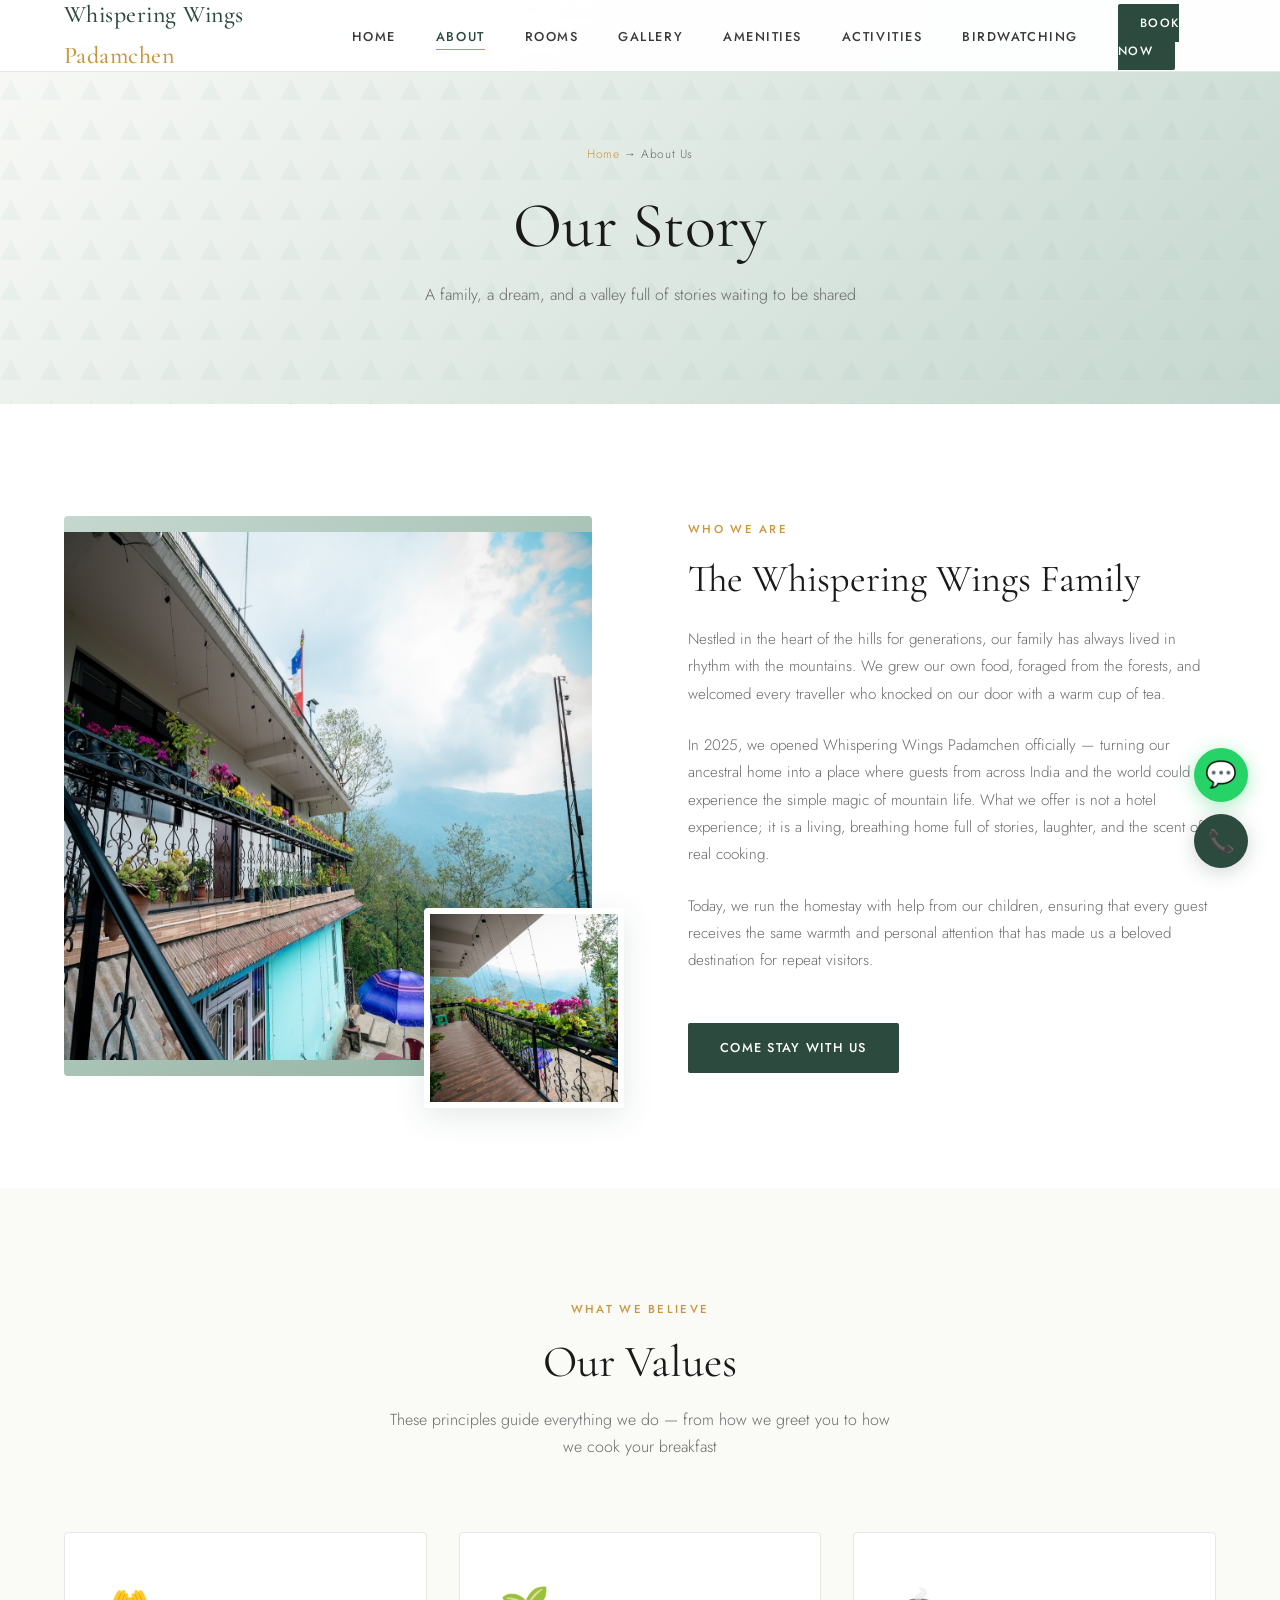
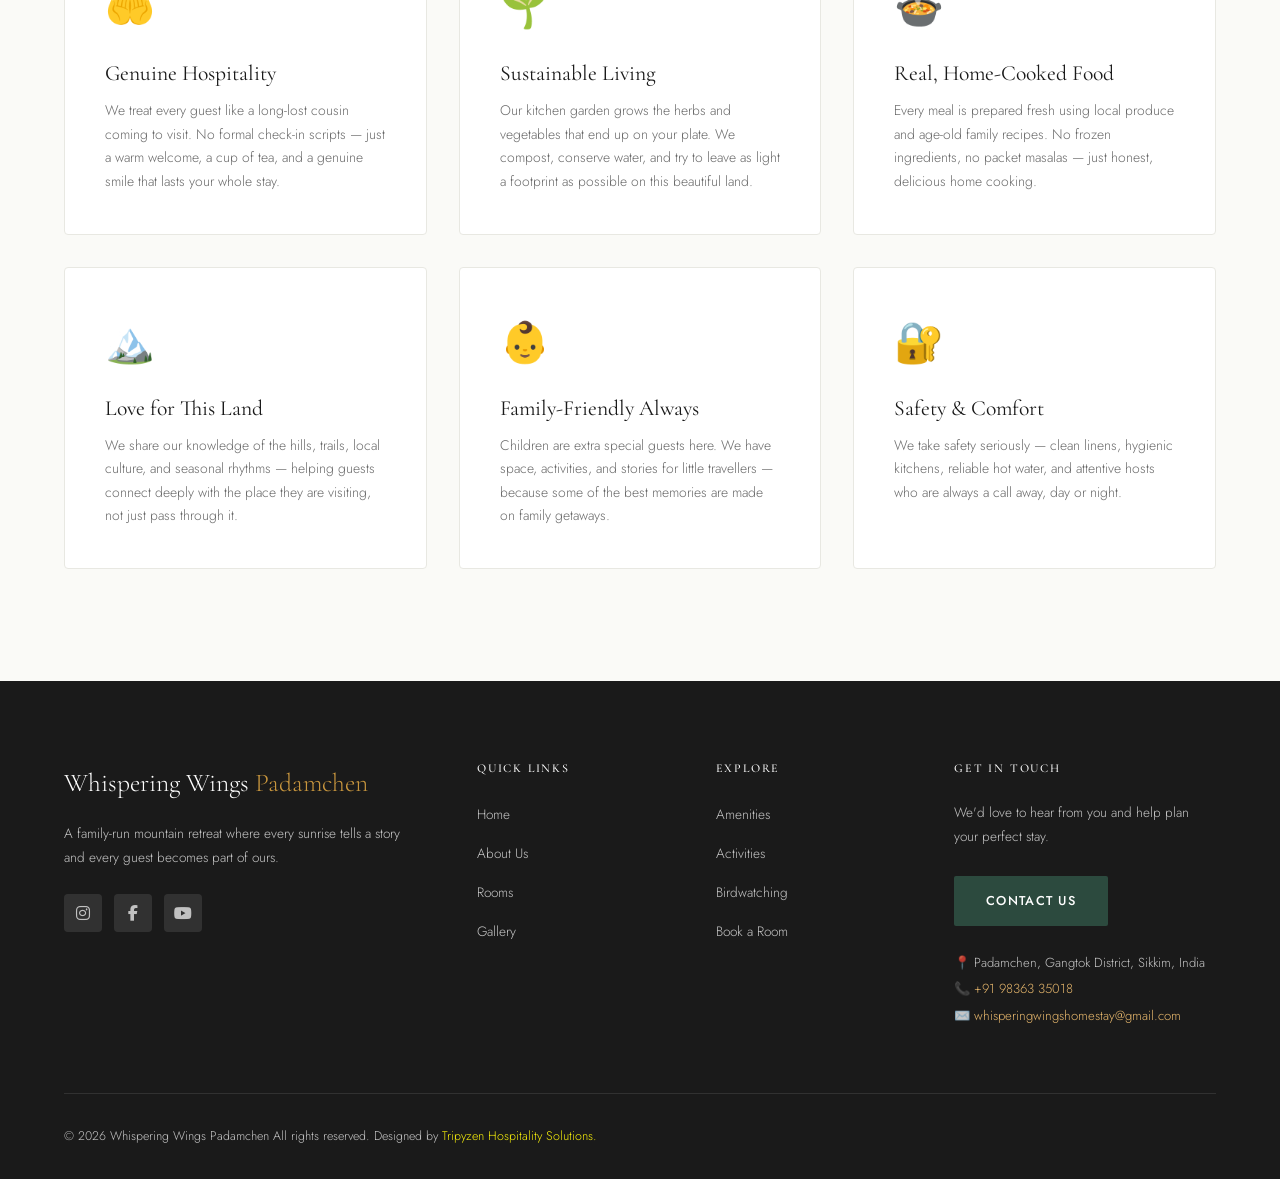
<file: about.html>
<!DOCTYPE html>
<html lang="en">
<head>
  <meta charset="UTF-8" />
  <meta name="viewport" content="width=device-width, initial-scale=1.0" />
  <title>About Us — Whispering Wings Padamchen</title>
  <meta name="description" content="Meet the family behind Whispering Wings Padamchen Learn our story, our values, and why guests keep coming back year after year." />
  <link rel="stylesheet" href="css/style.css" />
  <link rel="stylesheet" href="https://cdnjs.cloudflare.com/ajax/libs/font-awesome/6.5.2/css/all.min.css">
  <link rel="icon" href="data:image/svg+xml,<svg xmlns='http://www.w3.org/2000/svg' viewBox='0 0 100 100'><text y='.9em' font-size='90'>🌿</text></svg>" />
  <style>
    /* ==================================================
       ABOUT PAGE MOBILE FIXES
       Solves:
       1) Green empty space above/below image
       2) Accent image overflowing right side
    ================================================== */

    /* Tablet + Mobile */
    @media (max-width: 900px){

      .about-grid{
        grid-template-columns:1fr;
        gap:3rem;
        overflow:hidden;            /* prevents horizontal page scroll */
      }

      .about-visual{
        position:relative;
        width:100%;
        overflow:hidden;
      }

      /* Main image wrapper */
      .about-img-ph{
        height:auto !important;     /* removes forced 560px height */
        min-height:unset !important;
        padding:0;
        background:none;           /* remove green block */
        display:block;
        border-radius:4px;
        overflow:hidden;
      }

      /* Main image itself */
      .about-img-ph img{
        display:block;
        width:100%;
        height:420px;
        object-fit:cover;
        object-position:center;
      }

      /* Accent image box */
      .about-accent{
        right:1rem;
        bottom:1rem;
        width:140px;
        height:140px;
        border-width:4px;
        overflow:hidden;
      }

      .about-accent-ph,
      .about-accent-ph img{
        width:100%;
        height:100%;
      }

      .about-accent-ph img{
        object-fit:cover;
        display:block;
      }
    }


    /* Mobile */
    @media (max-width: 700px){

      .about-img-ph img{
        height:340px;
      }

      .about-accent{
        width:110px;
        height:110px;
        right:0.75rem;
        bottom:0.75rem;
      }

    }


    /* Small phones */
    @media (max-width: 420px){

      .about-img-ph img{
        height:280px;
      }

      .about-accent{
        width:92px;
        height:92px;
        right:0.5rem;
        bottom:0.5rem;
      }

    }

  </style>
</head>
<body>

<nav class="nav" id="main-nav">
  <a href="index.html" class="nav-logo">Whispering Wings <span>Padamchen</span></a>
  <ul class="nav-links">
    <li><a href="index.html">Home</a></li>
    <li><a href="about.html">About</a></li>
    <li><a href="rooms.html">Rooms</a></li>
    <li><a href="gallery.html">Gallery</a></li>
    <li><a href="amenities.html">Amenities</a></li>
    <!-- <li><a href="reviews.html">Reviews</a></li> -->
    <li><a href="activities.html">Activities</a></li>
    <li><a href="birdwatching.html">Birdwatching</a></li>
    <li><a href="contact.html" class="nav-cta">Book Now</a></li>
  </ul>
  <div class="hamburger" id="hamburger"><span></span><span></span><span></span></div>
</nav>
<div class="mobile-menu" id="mobile-menu">
  <a href="index.html">Home</a><a href="about.html">About</a><a href="rooms.html">Rooms</a>
  <a href="gallery.html">Gallery</a><a href="amenities.html">Amenities</a>
  <!-- <a href="reviews.html">Reviews</a> -->
  <a href="activities.html">Activities</a>
  <a href="birdwatching.html">Birdwatching</a>
  <a href="contact.html" class="mobile-cta">Book Now</a>
</div>

<!-- PAGE HERO -->
<section class="page-hero-section">
  <div class="breadcrumb"><a href="index.html">Home</a> → About Us</div>
  <h1>Our Story</h1>
  <p>A family, a dream, and a valley full of stories waiting to be shared</p>
</section>

<!-- MAIN STORY -->
<section class="section">
  <div class="about-grid container">
    <div class="about-visual reveal">
      <div class="about-img-ph" style="height:560px;">
        <img src="images/DSC_1702_small.jpg.jpeg" />
        <!-- <span class="ph-icon" style="font-size:5rem;">👨‍👩‍👧‍👦</span>
        <p>YOUR FAMILY PHOTO</p>
        <p style="font-size:0.72rem;opacity:0.4;">A warm, candid family portrait works best</p> -->
      </div>
      <div class="about-accent">
        <div class="about-accent-ph">
          <!-- <span class="ph-icon">🌿</span>
          <p>GARDEN SHOT</p> -->
          <img src="images/DSC_1705_small.jpg.jpeg" />
        </div>
      </div>
    </div>
    <div class="about-content reveal">
      <span class="section-eyebrow">Who We Are</span>
      <h2>The Whispering Wings Family</h2>
      <p>Nestled in the heart of the hills for generations, our family has always lived in rhythm with the mountains. We grew our own food, foraged from the forests, and welcomed every traveller who knocked on our door with a warm cup of tea.</p>
      <p>In 2025, we opened Whispering Wings Padamchen officially — turning our ancestral home into a place where guests from across India and the world could experience the simple magic of mountain life. What we offer is not a hotel experience; it is a living, breathing home full of stories, laughter, and the scent of real cooking.</p>
      <p>Today, we run the homestay with help from our children, ensuring that every guest receives the same warmth and personal attention that has made us a beloved destination for repeat visitors.</p>
      <a href="contact.html" class="btn-primary" style="margin-top:1.5rem;">Come Stay With Us</a>
    </div>
  </div>
</section>

<!-- VALUES -->
<section class="section section-alt">
  <div class="container">
    <div class="section-header reveal">
      <span class="section-eyebrow">What We Believe</span>
      <h2 class="section-title">Our Values</h2>
      <p class="section-subtitle">These principles guide everything we do — from how we greet you to how we cook your breakfast</p>
    </div>
    <div class="amenities-grid">
      <div class="amenity-card reveal">
        <div class="amenity-icon">🤲</div>
        <h3>Genuine Hospitality</h3>
        <p>We treat every guest like a long-lost cousin coming to visit. No formal check-in scripts — just a warm welcome, a cup of tea, and a genuine smile that lasts your whole stay.</p>
      </div>
      <div class="amenity-card reveal">
        <div class="amenity-icon">🌱</div>
        <h3>Sustainable Living</h3>
        <p>Our kitchen garden grows the herbs and vegetables that end up on your plate. We compost, conserve water, and try to leave as light a footprint as possible on this beautiful land.</p>
      </div>
      <div class="amenity-card reveal">
        <div class="amenity-icon">🍲</div>
        <h3>Real, Home-Cooked Food</h3>
        <p>Every meal is prepared fresh using local produce and age-old family recipes. No frozen ingredients, no packet masalas — just honest, delicious home cooking.</p>
      </div>
      <div class="amenity-card reveal">
        <div class="amenity-icon">🏔️</div>
        <h3>Love for This Land</h3>
        <p>We share our knowledge of the hills, trails, local culture, and seasonal rhythms — helping guests connect deeply with the place they are visiting, not just pass through it.</p>
      </div>
      <div class="amenity-card reveal">
        <div class="amenity-icon">👶</div>
        <h3>Family-Friendly Always</h3>
        <p>Children are extra special guests here. We have space, activities, and stories for little travellers — because some of the best memories are made on family getaways.</p>
      </div>
      <div class="amenity-card reveal">
        <div class="amenity-icon">🔐</div>
        <h3>Safety & Comfort</h3>
        <p>We take safety seriously — clean linens, hygienic kitchens, reliable hot water, and attentive hosts who are always a call away, day or night.</p>
      </div>
    </div>
  </div>
</section>

<!-- FOOTER -->
<footer>
  <div class="footer-grid">
    <div class="footer-brand">
      <div class="logo">Whispering Wings <span>Padamchen</span></div>
      <p>A family-run mountain retreat where every sunrise tells a story and every guest becomes part of ours.</p>
      <div class="social-links">
        <a href="https://instagram.com/whisperingwingspadamchen"
           target="_blank"
           rel="noopener noreferrer"
           class="social-link"
           aria-label="Instagram">
          <i class="fa-brands fa-instagram"></i>
        </a>
      
        <a href="https://www.facebook.com/profile.php?id=61590148835996"
           target="_blank"
           rel="noopener noreferrer"
           class="social-link"
           aria-label="Facebook">
          <i class="fa-brands fa-facebook-f"></i>
        </a>
      
        <a href="https://youtube.com/@whisperingwingspadamchen"
           target="_blank"
           rel="noopener noreferrer"
           class="social-link"
           aria-label="YouTube">
          <i class="fa-brands fa-youtube"></i>
        </a>
      </div>
    </div>
    <div class="footer-col"><h4>Quick Links</h4><ul>
      <li><a href="index.html">Home</a></li>
      <li><a href="about.html">About Us</a></li>
      <li><a href="rooms.html">Rooms</a></li>
      <li><a href="gallery.html">Gallery</a></li>
    </ul></div>
    <div class="footer-col"><h4>Explore</h4><ul>
      <!-- <li><a href="reviews.html">Reviews</a></li> -->
      <li><a href="amenities.html">Amenities</a></li>
      <li><a href="activities.html">Activities</a></li>
      <li><a href="birdwatching.html">Birdwatching</a></li>
      <li><a href="contact.html">Book a Room</a></li>
    </ul></div>
    <div class="footer-col footer-newsletter"><h4>Get in Touch</h4>
      <p>We'd love to hear from you and help plan your perfect stay.</p>
      <a href="contact.html" class="btn-primary" style="display:inline-block; margin-top:0.5rem;">Contact Us</a>
      <div style="margin-top:1.5rem; font-size:0.82rem; line-height:2;">
        <div>📍 Padamchen, Gangtok District, Sikkim, India</div>
        <div>📞 <a href="tel:+919836335018" style="color:var(--gold-light);">+91 98363 35018</a></div>
        <div>✉️ <a href="mailto:whisperingwingshomestay@gmail.com" style="color:var(--gold-light);">whisperingwingshomestay@gmail.com</a></div>
      </div>
    </div>
  </div>
  <div class="footer-bottom">
    <p>© 2026 Whispering Wings Padamchen All rights reserved. Designed by <a href="mailto:tripyzen@gmail.com" style="color:#faf20a;">Tripyzen Hospitality Solutions.</a></p>
    <!-- <div class="footer-bottom-links"><a href="#">Privacy Policy</a><a href="#">Terms of Stay</a></div> -->
  </div>
</footer>

<div class="float-actions">
  <a href="https://wa.me/919836335018" class="float-wa" target="_blank">💬</a>
  <a href="tel:+919836335018" class="float-call">📞</a>
</div>

<script src="js/main.js"></script>
</body>
</html>
</file>
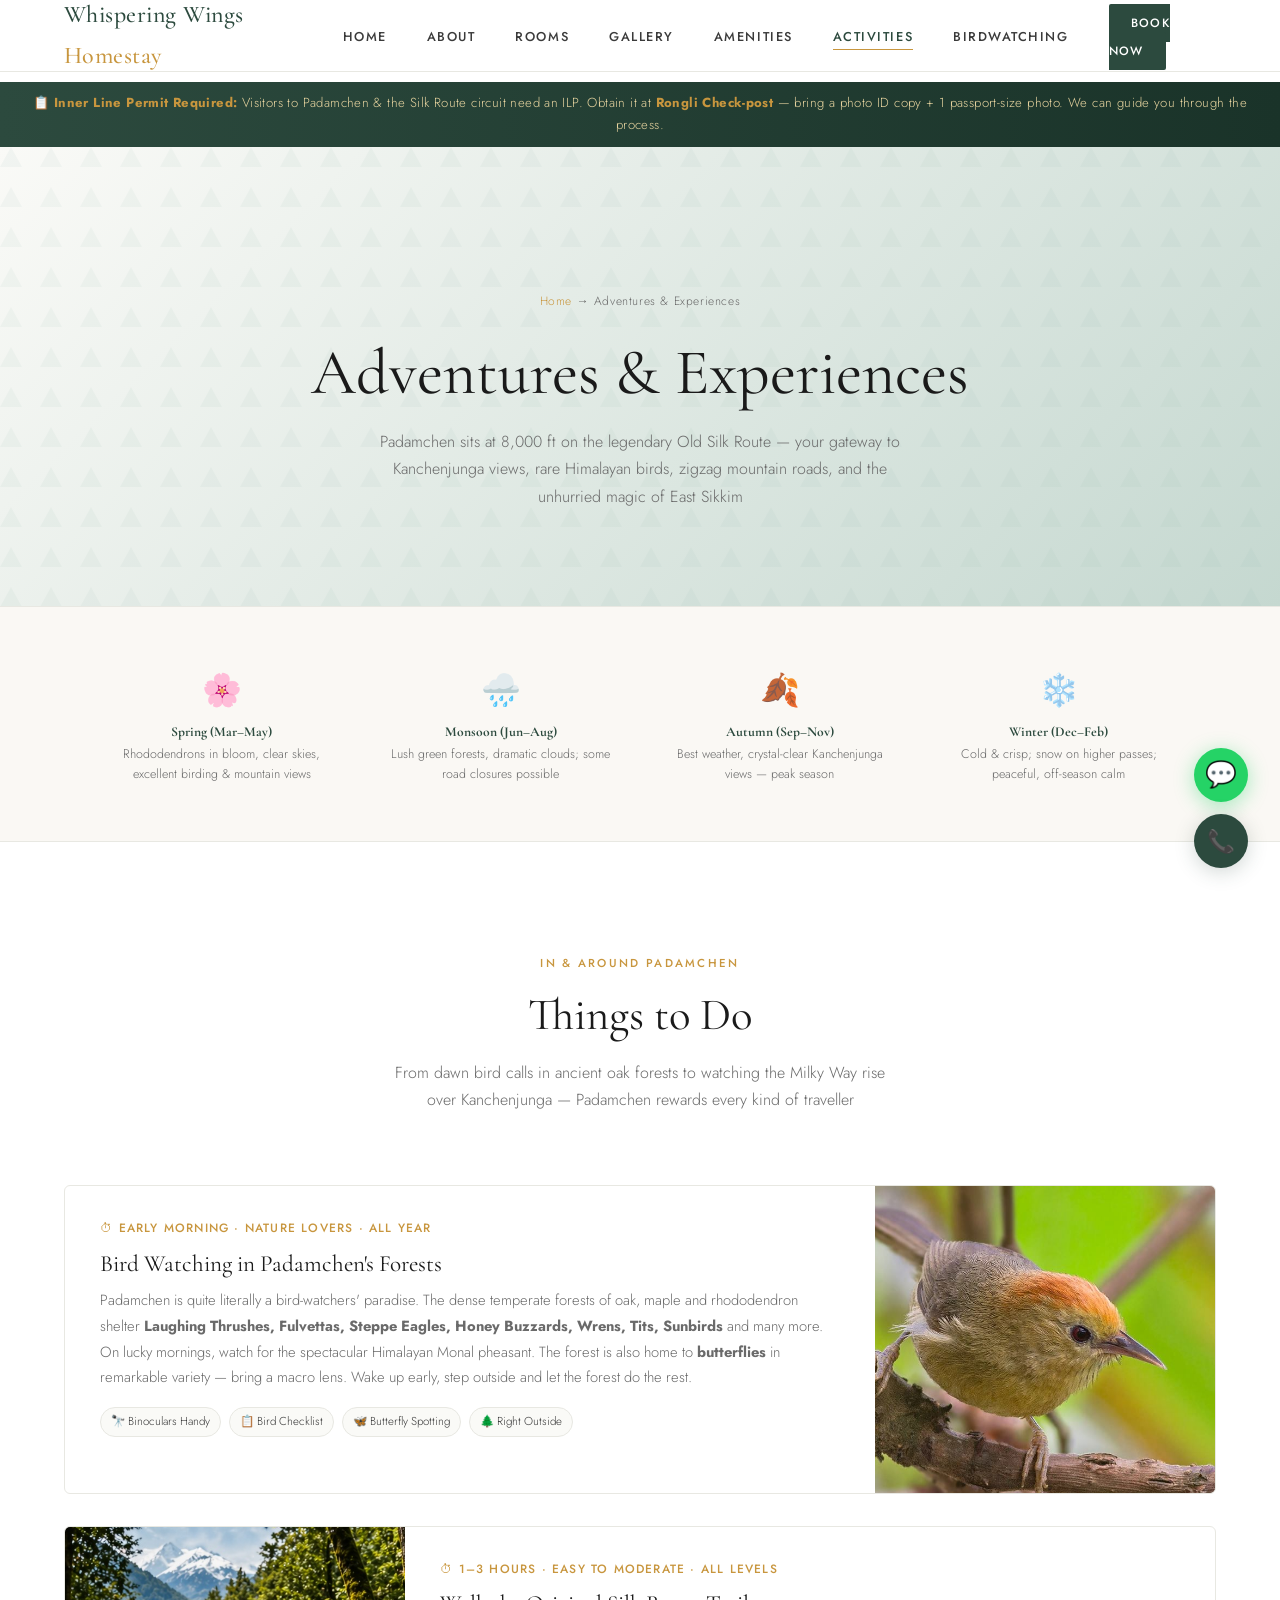
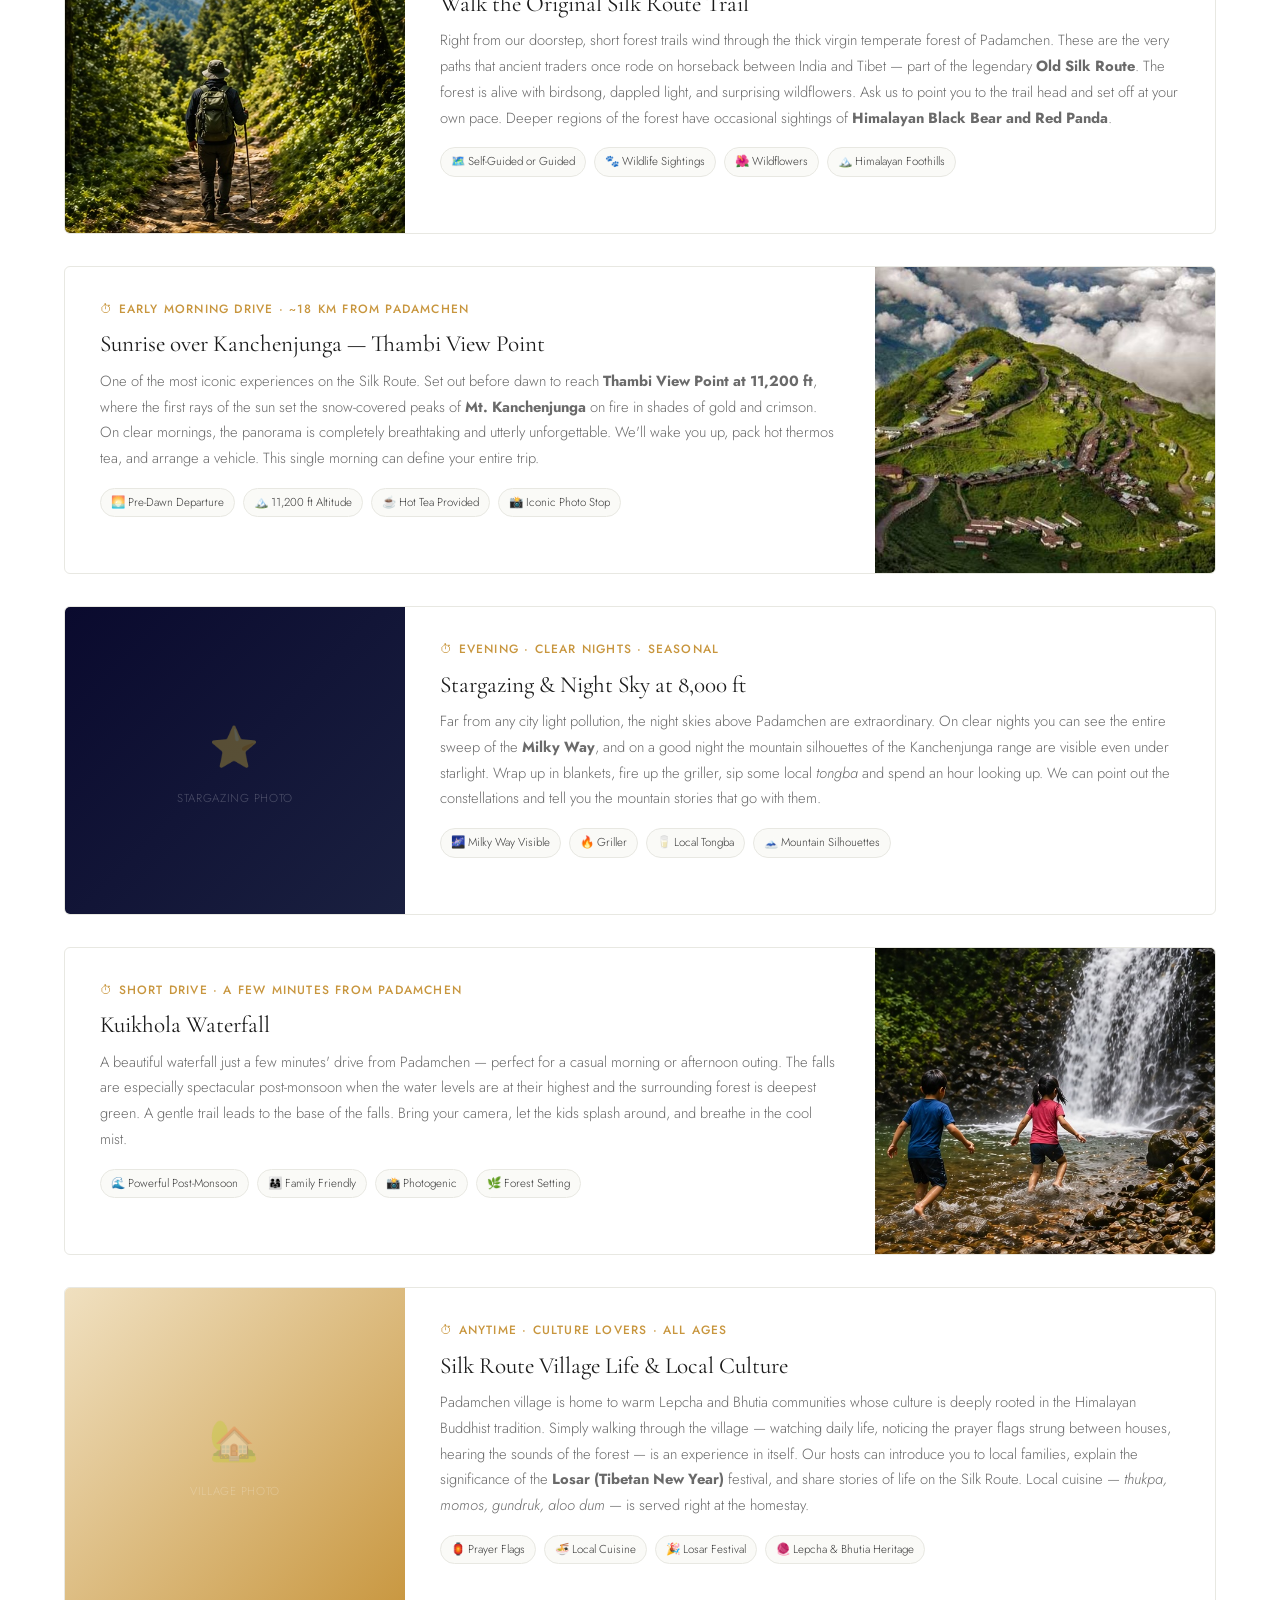
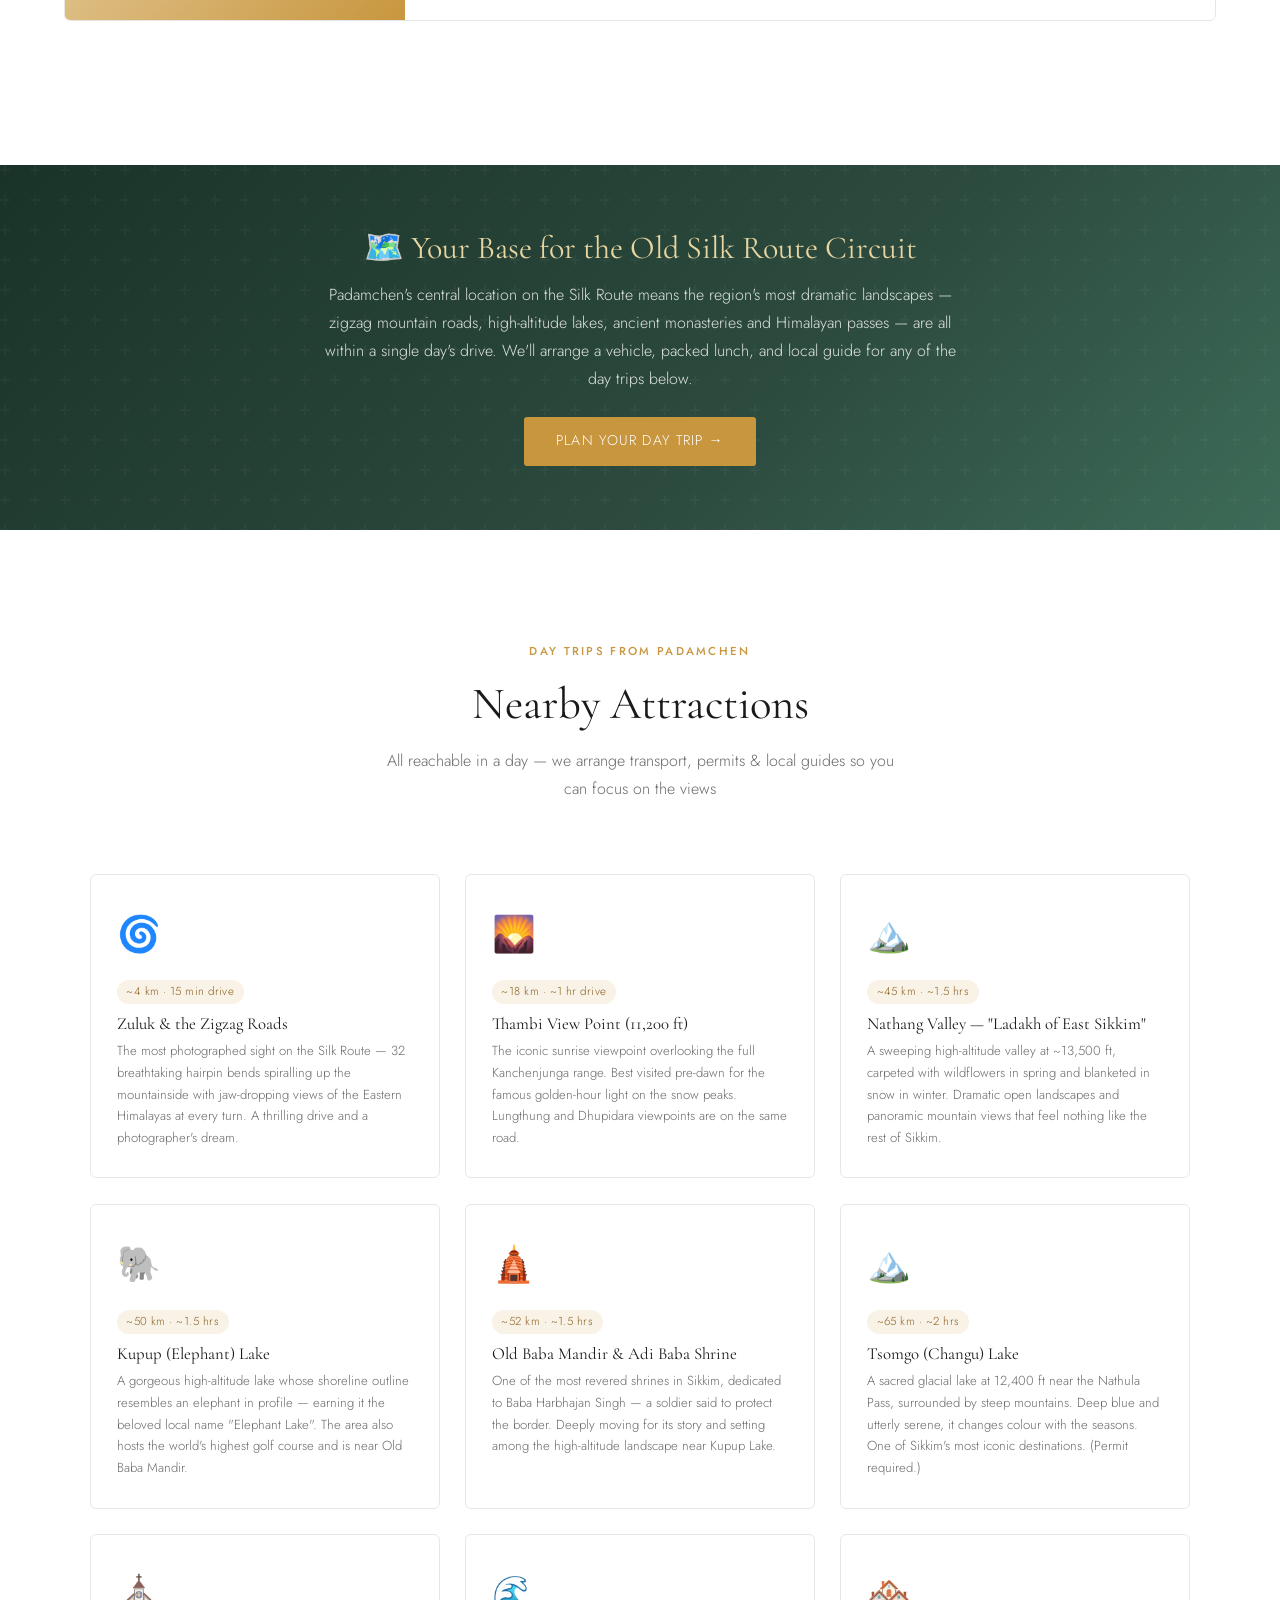
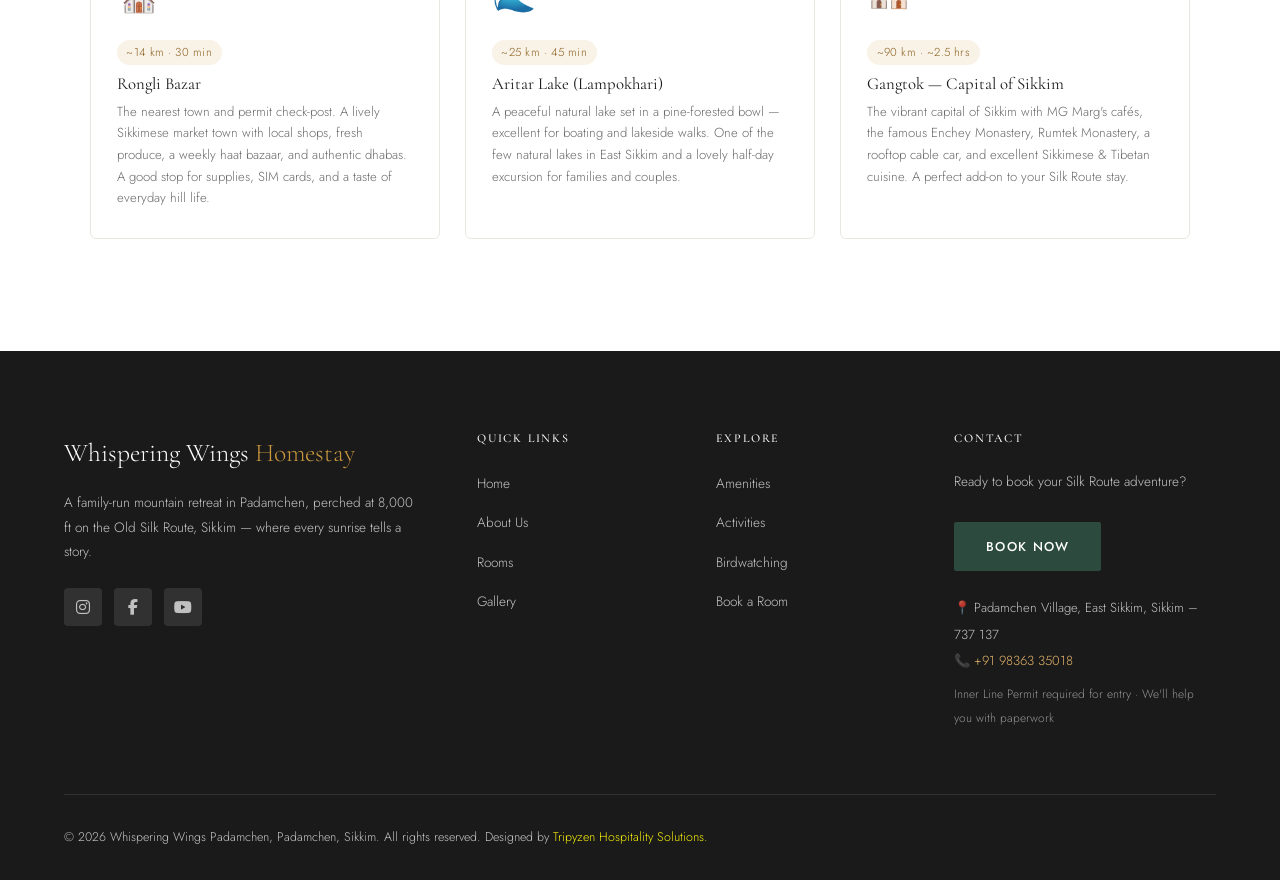
<file: activities.html>
<!DOCTYPE html>
<html lang="en">
<head>
  <meta charset="UTF-8" />
  <meta name="viewport" content="width=device-width, initial-scale=1.0" />
  <title>Activities & Experiences — Whispering Wings Padamchen, Padamchen</title>
  <meta name="description" content="Discover what to do in Padamchen, Sikkim — bird watching, Silk Route day trips, Thambi View Point sunrise, Zuluk, Nathang Valley, Kupup Lake and more." />
  <link rel="icon" href="data:image/svg+xml,<svg xmlns='http://www.w3.org/2000/svg' viewBox='0 0 100 100'><text y='.9em' font-size='90'>🌿</text></svg>" />
  <link rel="stylesheet" href="css/style.css" />
  <link rel="stylesheet" href="https://cdnjs.cloudflare.com/ajax/libs/font-awesome/6.5.2/css/all.min.css">
  <style>
    /* ─── PERMIT NOTICE BANNER ─── */
    .permit-banner {
      background: linear-gradient(90deg, #2C4A3E, #1a3329);
      color: #e8d5a0;
      text-align: center;
      padding: 0.65rem 1.5rem;
      font-size: 0.82rem;
      letter-spacing: 0.03em;
    }
    .permit-banner strong { color: #C8963E; }

    /* ─── ACTIVITY CARDS (keep original .activity-card but enhance) ─── */
    .activity-card {
      display: grid;
      grid-template-columns: 340px 1fr;
      gap: 0;
      background: var(--white, #fff);
      border: 1px solid var(--border, #ddd);
      border-radius: 6px;
      overflow: hidden;
      margin-bottom: 2rem;
      transition: box-shadow 0.3s;
    }
    .activity-card:hover { box-shadow: 0 12px 40px rgba(44,74,62,0.14); }
    .activity-card:nth-child(even) { direction: rtl; }
    .activity-card:nth-child(even) > * { direction: ltr; }

    .activity-img {
      width: 340px;
      min-height: 280px;
      overflow: hidden;
      flex-shrink: 0;
      position: relative;
    }
    .activity-img img {
      width: 100%;
      height: 100%;
      object-fit: cover;
      display: block;
      transition: transform 0.5s ease;
    }
    .activity-card:hover .activity-img img { transform: scale(1.04); }

    .activity-img-ph {
      width: 100%;
      height: 100%;
      display: flex;
      flex-direction: column;
      align-items: center;
      justify-content: center;
      background: linear-gradient(135deg,#2C4A3E,#1a3329);
      color: rgba(255,255,255,0.5);
      font-size: 0.72rem;
      letter-spacing: 0.1em;
      gap: 0.5rem;
    }
    .ph-icon { font-size: 3rem; opacity: 0.6; }

    .activity-info {
      padding: 2rem 2.2rem;
      display: flex;
      flex-direction: column;
      justify-content: center;
    }
    .activity-meta {
      font-size: 0.78rem;
      color: var(--text-light, #888);
      letter-spacing: 0.06em;
      text-transform: uppercase;
      margin-bottom: 0.6rem;
    }
    .activity-info h3 { font-size: 1.45rem; margin-bottom: 0.6rem; }
    .activity-info p  { font-size: 0.92rem; line-height: 1.75; color: var(--text-light, #555); }

    /* ─── NEARBY GRID ─── */
    .nearby-grid {
      display: grid;
      grid-template-columns: repeat(3, 1fr);
      gap: 1.6rem;
      max-width: 1100px;
      margin: 0 auto;
    }
    .nearby-card {
      padding: 1.8rem 1.6rem;
      border: 1px solid var(--border, #ddd);
      border-radius: 6px;
      transition: all 0.3s;
      position: relative;
      overflow: hidden;
    }
    .nearby-card::before {
      content:'';
      position:absolute;
      top:0;left:0;right:0;
      height:3px;
      background: linear-gradient(90deg, #2C4A3E, #C8963E);
      transform: scaleX(0);
      transform-origin: left;
      transition: transform 0.3s;
    }
    .nearby-card:hover { box-shadow: 0 8px 32px rgba(44,74,62,0.12); transform: translateY(-3px); }
    .nearby-card:hover::before { transform: scaleX(1); }
    .nearby-card .icon { font-size: 2.2rem; margin-bottom: 0.8rem; }
    .nearby-card h3 { font-size: 1.05rem; margin-bottom: 0.4rem; }
    .nearby-card .dist {
      display: inline-block;
      font-size: 0.72rem;
      background: rgba(200,150,62,0.12);
      color: #8a6020;
      padding: 0.15rem 0.6rem;
      border-radius: 20px;
      margin-bottom: 0.6rem;
      letter-spacing: 0.04em;
    }
    .nearby-card p { font-size: 0.82rem; color: var(--text-light, #666); line-height: 1.65; }

    /* ─── SILK ROUTE BANNER ─── */
    .silk-route-banner {
      background: linear-gradient(135deg, #1a3329 0%, #2C4A3E 60%, #3d6b58 100%);
      color: #fff;
      padding: 4rem 2rem;
      text-align: center;
      position: relative;
      overflow: hidden;
    }
    .silk-route-banner::before {
      content:'';
      position:absolute;
      inset:0;
      background: url("data:image/svg+xml,%3Csvg width='60' height='60' viewBox='0 0 60 60' xmlns='http://www.w3.org/2000/svg'%3E%3Cg fill='none' fill-rule='evenodd'%3E%3Cg fill='%23ffffff' fill-opacity='0.03'%3E%3Cpath d='M36 34v-4h-2v4h-4v2h4v4h2v-4h4v-2h-4zm0-30V0h-2v4h-4v2h4v4h2V6h4V4h-4zM6 34v-4H4v4H0v2h4v4h2v-4h4v-2H6zM6 4V0H4v4H0v2h4v4h2V6h4V4H6z'/%3E%3C/g%3E%3C/g%3E%3C/svg%3E");
    }
    .silk-route-banner h2 { font-size: 2rem; margin-bottom: 0.8rem; color: #e8d5a0; }
    .silk-route-banner p { font-size: 1rem; opacity: 0.85; max-width: 650px; margin: 0 auto 1.5rem; line-height: 1.75; }
    .silk-route-banner .btn-gold {
      display: inline-block;
      background: #C8963E;
      color: #fff;
      padding: 0.8rem 2rem;
      border-radius: 3px;
      text-decoration: none;
      font-size: 0.88rem;
      letter-spacing: 0.08em;
      text-transform: uppercase;
      transition: background 0.2s;
    }
    .silk-route-banner .btn-gold:hover { background: #a87830; }

    .silk-route-banner::before{
      pointer-events:none;
      z-index:0;
    }

    .silk-route-banner h2,
    .silk-route-banner p,
    .silk-route-banner .btn-gold{
      position:relative;
      z-index:1;
    }

    /* ─── BEST TIME STRIP ─── */
    .best-time-strip {
      background: #faf8f4;
      border-top: 1px solid var(--border,#eee);
      border-bottom: 1px solid var(--border,#eee);
      padding: 2.5rem 2rem;
    }
    .best-time-strip .container {
      display: grid;
      grid-template-columns: repeat(4,1fr);
      gap: 1rem;
      max-width: 1100px;
      margin: 0 auto;
      text-align: center;
    }
    .season-block { padding: 1rem; }
    .season-block .s-icon { font-size: 2rem; margin-bottom: 0.4rem; }
    .season-block h4 { font-size: 0.85rem; font-weight: 700; color: #2C4A3E; margin-bottom: 0.3rem; }
    .season-block p { font-size: 0.78rem; color: var(--text-light,#777); line-height: 1.6; }

    /* ─── RESPONSIVE ─── */
    @media (max-width: 900px) {
      .activity-card { grid-template-columns: 1fr; }
      .activity-card:nth-child(even) { direction: ltr; }
      .activity-img { width: 100%; height: 220px; }
      .nearby-grid { grid-template-columns: repeat(2,1fr); }
      .best-time-strip .container { grid-template-columns: repeat(2,1fr); }
    }
    @media (max-width: 600px) {
      .nearby-grid { grid-template-columns: 1fr; }
      .best-time-strip .container { grid-template-columns: 1fr; }
    }
  </style>
</head>
<body>

<br><br><br>
<!-- PERMIT NOTICE -->
<div class="permit-banner">
  📋 <strong>Inner Line Permit Required:</strong> Visitors to Padamchen &amp; the Silk Route circuit need an ILP. Obtain it at <strong>Rongli Check-post</strong> — bring a photo ID copy + 1 passport-size photo. We can guide you through the process.
</div>

<!-- NAV (unchanged) -->
<nav class="nav" id="main-nav">
  <a href="index.html" class="nav-logo">Whispering Wings <span>Homestay</span></a>
  <ul class="nav-links">
    <li><a href="index.html">Home</a></li>
    <li><a href="about.html">About</a></li>
    <li><a href="rooms.html">Rooms</a></li>
    <li><a href="gallery.html">Gallery</a></li>
    <li><a href="amenities.html">Amenities</a></li>
    <li><a href="activities.html">Activities</a></li>
    <li><a href="birdwatching.html">Birdwatching</a></li>
    <li><a href="contact.html" class="nav-cta">Book Now</a></li>
  </ul>
  <div class="hamburger" id="hamburger"><span></span><span></span><span></span></div>
</nav>
<div class="mobile-menu" id="mobile-menu">
  <a href="index.html">Home</a>
  <a href="about.html">About</a>
  <a href="rooms.html">Rooms</a>
  <a href="gallery.html">Gallery</a>
  <a href="amenities.html">Amenities</a>
  <a href="activities.html">Activities</a>
  <a href="birdwatching.html">Birdwatching</a>
  <a href="contact.html" class="mobile-cta">Book Now</a>
</div>

<!-- PAGE HERO -->
<section class="page-hero-section">
  <div class="breadcrumb"><a href="index.html">Home</a> → Adventures & Experiences</div>
  <h1>Adventures & Experiences</h1>
  <p>Padamchen sits at 8,000 ft on the legendary Old Silk Route — your gateway to Kanchenjunga views, rare Himalayan birds, zigzag mountain roads, and the unhurried magic of East Sikkim</p>
</section>

<!-- BEST TIME TO VISIT STRIP -->
<div class="best-time-strip">
  <div class="container">
    <div class="season-block">
      <div class="s-icon">🌸</div>
      <h4>Spring (Mar–May)</h4>
      <p>Rhododendrons in bloom, clear skies, excellent birding &amp; mountain views</p>
    </div>
    <div class="season-block">
      <div class="s-icon">🌧️</div>
      <h4>Monsoon (Jun–Aug)</h4>
      <p>Lush green forests, dramatic clouds; some road closures possible</p>
    </div>
    <div class="season-block">
      <div class="s-icon">🍂</div>
      <h4>Autumn (Sep–Nov)</h4>
      <p>Best weather, crystal-clear Kanchenjunga views — peak season</p>
    </div>
    <div class="season-block">
      <div class="s-icon">❄️</div>
      <h4>Winter (Dec–Feb)</h4>
      <p>Cold &amp; crisp; snow on higher passes; peaceful, off-season calm</p>
    </div>
  </div>
</div>

<!-- ═══════════════════════════════════════
     THINGS TO DO IN & AROUND PADAMCHEN
═══════════════════════════════════════ -->
<section class="section">
  <div class="container">
    <div class="section-header reveal">
      <span class="section-eyebrow">In &amp; Around Padamchen</span>
      <h2 class="section-title">Things to Do</h2>
      <p class="section-subtitle">From dawn bird calls in ancient oak forests to watching the Milky Way rise over Kanchenjunga — Padamchen rewards every kind of traveller</p>
    </div>

    <!-- 1. Bird Watching -->
    <div class="activity-card reveal">
      <div class="activity-img">
        <img
          src="images/padamchen_bird.jpg"
          alt="Himalayan bird watching in Sikkim forests"
          loading="lazy"
          onerror="this.parentElement.innerHTML='<div class=activity-img-ph><span class=ph-icon>🐦</span><p>BIRD PHOTO</p></div>'"
        />
      </div>
      <div class="activity-info">
        <div class="activity-meta">⏱ Early Morning · Nature Lovers · All Year</div>
        <h3>Bird Watching in Padamchen's Forests</h3>
        <p>Padamchen is quite literally a bird-watchers' paradise. The dense temperate forests of oak, maple and rhododendron shelter <strong>Laughing Thrushes, Fulvettas, Steppe Eagles, Honey Buzzards, Wrens, Tits, Sunbirds</strong> and many more. On lucky mornings, watch for the spectacular Himalayan Monal pheasant. The forest is also home to <strong>butterflies</strong> in remarkable variety — bring a macro lens. Wake up early, step outside and let the forest do the rest.</p>
        <div class="room-amenities" style="margin-top:1rem;">
          <span>🔭 Binoculars Handy</span><span>📋 Bird Checklist</span><span>🦋 Butterfly Spotting</span><span>🌲 Right Outside</span>
        </div>
      </div>
    </div>

    <!-- 2. Silk Route Forest Trek -->
    <div class="activity-card reveal">
      <div class="activity-img">
        <img
          src="images/silk_route_walk.jpg"
          alt="Forest trekking trail in Sikkim mountains"
          loading="lazy"
          onerror="this.parentElement.innerHTML='<div class=activity-img-ph style=background:linear-gradient(135deg,#2C4A3E,#1a3329)><span class=ph-icon>🥾</span><p>TREK PHOTO</p></div>'"
        />
      </div>
      <div class="activity-info">
        <div class="activity-meta">⏱ 1–3 Hours · Easy to Moderate · All Levels</div>
        <h3>Walk the Original Silk Route Trail</h3>
        <p>Right from our doorstep, short forest trails wind through the thick virgin temperate forest of Padamchen. These are the very paths that ancient traders once rode on horseback between India and Tibet — part of the legendary <strong>Old Silk Route</strong>. The forest is alive with birdsong, dappled light, and surprising wildflowers. Ask us to point you to the trail head and set off at your own pace. Deeper regions of the forest have occasional sightings of <strong>Himalayan Black Bear and Red Panda</strong>.</p>
        <div class="room-amenities" style="margin-top:1rem;">
          <span>🗺️ Self-Guided or Guided</span><span>🐾 Wildlife Sightings</span><span>🌺 Wildflowers</span><span>🏔️ Himalayan Foothills</span>
        </div>
      </div>
    </div>

    <!-- 3. Sunrise at Thambi View Point -->
    <div class="activity-card reveal">
      <div class="activity-img">
        <img
          src="images/thambi_viewpoint.jpg"
          alt="Kanchenjunga sunrise view from Sikkim"
          loading="lazy"
          onerror="this.parentElement.innerHTML='<div class=activity-img-ph style=background:linear-gradient(135deg,#1a1a3e,#8B3A0F)><span class=ph-icon>🌄</span><p>SUNRISE PHOTO</p></div>'"
        />
      </div>
      <div class="activity-info">
        <div class="activity-meta">⏱ Early Morning Drive · ~18 km from Padamchen</div>
        <h3>Sunrise over Kanchenjunga — Thambi View Point</h3>
        <p>One of the most iconic experiences on the Silk Route. Set out before dawn to reach <strong>Thambi View Point at 11,200 ft</strong>, where the first rays of the sun set the snow-covered peaks of <strong>Mt. Kanchenjunga</strong> on fire in shades of gold and crimson. On clear mornings, the panorama is completely breathtaking and utterly unforgettable. We'll wake you up, pack hot thermos tea, and arrange a vehicle. This single morning can define your entire trip.</p>
        <div class="room-amenities" style="margin-top:1rem;">
          <span>🌅 Pre-Dawn Departure</span><span>🏔️ 11,200 ft Altitude</span><span>☕ Hot Tea Provided</span><span>📸 Iconic Photo Stop</span>
        </div>
      </div>
    </div>

    <!-- 4. Stargazing & Griller -->
    <div class="activity-card reveal">
      <div class="activity-img">
        <img
          src="https://images.unsplash.com/photo-1519681393784-d120267933ba?w=700&q=80&fit=crop"
          alt="Starry night sky in the Himalayas"
          loading="lazy"
          onerror="this.parentElement.innerHTML='<div class=activity-img-ph style=background:linear-gradient(135deg,#0a0a2e,#1a2040)><span class=ph-icon>⭐</span><p>STARGAZING PHOTO</p></div>'"
        />
      </div>
      <div class="activity-info">
        <div class="activity-meta">⏱ Evening · Clear Nights · Seasonal</div>
        <h3>Stargazing &amp; Night Sky at 8,000 ft</h3>
        <p>Far from any city light pollution, the night skies above Padamchen are extraordinary. On clear nights you can see the entire sweep of the <strong>Milky Way</strong>, and on a good night the mountain silhouettes of the Kanchenjunga range are visible even under starlight. Wrap up in blankets, fire up the griller, sip some local <em>tongba</em> and spend an hour looking up. We can point out the constellations and tell you the mountain stories that go with them.</p>
        <div class="room-amenities" style="margin-top:1rem;">
          <span>🌌 Milky Way Visible</span><span>🔥 Griller</span><span>🥛 Local Tongba</span><span>🗻 Mountain Silhouettes</span>
        </div>
      </div>
    </div>

    <!-- 5. Kuikhola Waterfall -->
    <div class="activity-card reveal">
      <div class="activity-img">
        <img
          src="images/kuikhola.jpg"
          alt="Waterfall in Sikkim Himalayan landscape"
          loading="lazy"
          onerror="this.parentElement.innerHTML='<div class=activity-img-ph style=background:linear-gradient(135deg,#1a4a5e,#2C8070)><span class=ph-icon>💧</span><p>WATERFALL PHOTO</p></div>'"
        />
      </div>
      <div class="activity-info">
        <div class="activity-meta">⏱ Short Drive · A Few Minutes from Padamchen</div>
        <h3>Kuikhola Waterfall</h3>
        <p>A beautiful waterfall just a few minutes' drive from Padamchen — perfect for a casual morning or afternoon outing. The falls are especially spectacular post-monsoon when the water levels are at their highest and the surrounding forest is deepest green. A gentle trail leads to the base of the falls. Bring your camera, let the kids splash around, and breathe in the cool mist.</p>
        <div class="room-amenities" style="margin-top:1rem;">
          <span>🌊 Powerful Post-Monsoon</span><span>👨‍👩‍👧 Family Friendly</span><span>📸 Photogenic</span><span>🌿 Forest Setting</span>
        </div>
      </div>
    </div>

    <!-- 6. Local Culture & Village Life -->
    <div class="activity-card reveal">
      <div class="activity-img">
        <img
          src="https://images.unsplash.com/photo-1551632811-561732d1e306?w=700&q=80&fit=crop"
          alt="Sikkim village life and local culture"
          loading="lazy"
          onerror="this.parentElement.innerHTML='<div class=activity-img-ph style=background:linear-gradient(135deg,#f0e0c0,#C8963E)><span class=ph-icon>🏡</span><p>VILLAGE PHOTO</p></div>'"
        />
      </div>
      <div class="activity-info">
        <div class="activity-meta">⏱ Anytime · Culture Lovers · All Ages</div>
        <h3>Silk Route Village Life &amp; Local Culture</h3>
        <p>Padamchen village is home to warm Lepcha and Bhutia communities whose culture is deeply rooted in the Himalayan Buddhist tradition. Simply walking through the village — watching daily life, noticing the prayer flags strung between houses, hearing the sounds of the forest — is an experience in itself. Our hosts can introduce you to local families, explain the significance of the <strong>Losar (Tibetan New Year)</strong> festival, and share stories of life on the Silk Route. Local cuisine — <em>thukpa, momos, gundruk, aloo dum</em> — is served right at the homestay.</p>
        <div class="room-amenities" style="margin-top:1rem;">
          <span>🏮 Prayer Flags</span><span>🍜 Local Cuisine</span><span>🎉 Losar Festival</span><span>🧶 Lepcha &amp; Bhutia Heritage</span>
        </div>
      </div>
    </div>

  </div>
</section>

<!-- ═══════════════════════════════════════
     SILK ROUTE DAY TRIP BANNER
═══════════════════════════════════════ -->
<div class="silk-route-banner">
  <h2>🗺️ Your Base for the Old Silk Route Circuit</h2>
  <p>Padamchen's central location on the Silk Route means the region's most dramatic landscapes — zigzag mountain roads, high-altitude lakes, ancient monasteries and Himalayan passes — are all within a single day's drive. We'll arrange a vehicle, packed lunch, and local guide for any of the day trips below.</p>
  <a href="contact.html" class="btn-gold">Plan Your Day Trip →</a>
</div>

<!-- ═══════════════════════════════════════
     NEARBY ATTRACTIONS / DAY TRIPS
═══════════════════════════════════════ -->
<section class="section">
  <div class="container">
    <div class="section-header reveal">
      <span class="section-eyebrow">Day Trips from Padamchen</span>
      <h2 class="section-title">Nearby Attractions</h2>
      <p class="section-subtitle">All reachable in a day — we arrange transport, permits &amp; local guides so you can focus on the views</p>
    </div>

    <div class="nearby-grid reveal">

      <div class="nearby-card">
        <div class="icon">🌀</div>
        <span class="dist">~4 km · 15 min drive</span>
        <h3>Zuluk &amp; the Zigzag Roads</h3>
        <p>The most photographed sight on the Silk Route — 32 breathtaking hairpin bends spiralling up the mountainside with jaw-dropping views of the Eastern Himalayas at every turn. A thrilling drive and a photographer's dream.</p>
      </div>

      <div class="nearby-card">
        <div class="icon">🌄</div>
        <span class="dist">~18 km · ~1 hr drive</span>
        <h3>Thambi View Point (11,200 ft)</h3>
        <p>The iconic sunrise viewpoint overlooking the full Kanchenjunga range. Best visited pre-dawn for the famous golden-hour light on the snow peaks. Lungthung and Dhupidara viewpoints are on the same road.</p>
      </div>

      <div class="nearby-card">
        <div class="icon">🏔️</div>
        <span class="dist">~45 km · ~1.5 hrs</span>
        <h3>Nathang Valley — "Ladakh of East Sikkim"</h3>
        <p>A sweeping high-altitude valley at ~13,500 ft, carpeted with wildflowers in spring and blanketed in snow in winter. Dramatic open landscapes and panoramic mountain views that feel nothing like the rest of Sikkim.</p>
      </div>

      <div class="nearby-card">
        <div class="icon">🐘</div>
        <span class="dist">~50 km · ~1.5 hrs</span>
        <h3>Kupup (Elephant) Lake</h3>
        <p>A gorgeous high-altitude lake whose shoreline outline resembles an elephant in profile — earning it the beloved local name "Elephant Lake". The area also hosts the world's highest golf course and is near Old Baba Mandir.</p>
      </div>

      <div class="nearby-card">
        <div class="icon">🛕</div>
        <span class="dist">~52 km · ~1.5 hrs</span>
        <h3>Old Baba Mandir &amp; Adi Baba Shrine</h3>
        <p>One of the most revered shrines in Sikkim, dedicated to Baba Harbhajan Singh — a soldier said to protect the border. Deeply moving for its story and setting among the high-altitude landscape near Kupup Lake.</p>
      </div>

      <div class="nearby-card">
        <div class="icon">🏔️</div>
        <span class="dist">~65 km · ~2 hrs</span>
        <h3>Tsomgo (Changu) Lake</h3>
        <p>A sacred glacial lake at 12,400 ft near the Nathula Pass, surrounded by steep mountains. Deep blue and utterly serene, it changes colour with the seasons. One of Sikkim's most iconic destinations. (Permit required.)</p>
      </div>

      <div class="nearby-card">
        <div class="icon">⛪</div>
        <span class="dist">~14 km · 30 min</span>
        <h3>Rongli Bazar</h3>
        <p>The nearest town and permit check-post. A lively Sikkimese market town with local shops, fresh produce, a weekly haat bazaar, and authentic dhabas. A good stop for supplies, SIM cards, and a taste of everyday hill life.</p>
      </div>

      <div class="nearby-card">
        <div class="icon">🌊</div>
        <span class="dist">~25 km · 45 min</span>
        <h3>Aritar Lake (Lampokhari)</h3>
        <p>A peaceful natural lake set in a pine-forested bowl — excellent for boating and lakeside walks. One of the few natural lakes in East Sikkim and a lovely half-day excursion for families and couples.</p>
      </div>

      <div class="nearby-card">
        <div class="icon">🏘️</div>
        <span class="dist">~90 km · ~2.5 hrs</span>
        <h3>Gangtok — Capital of Sikkim</h3>
        <p>The vibrant capital of Sikkim with MG Marg's cafés, the famous Enchey Monastery, Rumtek Monastery, a rooftop cable car, and excellent Sikkimese &amp; Tibetan cuisine. A perfect add-on to your Silk Route stay.</p>
      </div>

    </div>
  </div>
</section>

<!-- FOOTER (unchanged structure, updated location) -->
<footer>
  <div class="footer-grid">
    <div class="footer-brand">
      <div class="logo">Whispering Wings <span>Homestay</span></div>
      <p>A family-run mountain retreat in Padamchen, perched at 8,000 ft on the Old Silk Route, Sikkim — where every sunrise tells a story.</p>
      <div class="social-links">
        <a href="https://instagram.com/whisperingwingspadamchen"
           target="_blank"
           rel="noopener noreferrer"
           class="social-link"
           aria-label="Instagram">
          <i class="fa-brands fa-instagram"></i>
        </a>
      
        <a href="https://www.facebook.com/profile.php?id=61590148835996"
           target="_blank"
           rel="noopener noreferrer"
           class="social-link"
           aria-label="Facebook">
          <i class="fa-brands fa-facebook-f"></i>
        </a>
      
        <a href="https://youtube.com/@whisperingwingspadamchen"
           target="_blank"
           rel="noopener noreferrer"
           class="social-link"
           aria-label="YouTube">
          <i class="fa-brands fa-youtube"></i>
        </a>
      </div>
    </div>
    <div class="footer-col">
      <h4>Quick Links</h4>
      <ul>
        <li><a href="index.html">Home</a></li>
        <li><a href="about.html">About Us</a></li>
        <li><a href="rooms.html">Rooms</a></li>
        <li><a href="gallery.html">Gallery</a></li>
      </ul>
    </div>
    <div class="footer-col">
      <h4>Explore</h4>
      <ul>
        <li><a href="amenities.html">Amenities</a></li>
        <li><a href="activities.html">Activities</a></li>
        <li><a href="birdwatching.html">Birdwatching</a></li>
        <li><a href="contact.html">Book a Room</a></li>
      </ul>
    </div>
    <div class="footer-col footer-newsletter">
      <h4>Contact</h4>
      <p>Ready to book your Silk Route adventure?</p>
      <a href="contact.html" class="btn-primary" style="display:inline-block;margin-top:0.5rem;">Book Now</a>
      <div style="margin-top:1.5rem;font-size:0.82rem;line-height:2;">
        <div>📍 Padamchen Village, East Sikkim, Sikkim – 737 137</div>
        <div>📞 <a href="tel:+919836335018" style="color:var(--gold-light);">+91 98363 35018</a></div>
        <div style="margin-top:0.5rem;font-size:0.75rem;opacity:0.7;">Inner Line Permit required for entry · We'll help you with paperwork</div>
      </div>
    </div>
  </div>
  <div class="footer-bottom">
    <p>© 2026 Whispering Wings Padamchen, Padamchen, Sikkim. All rights reserved. Designed by <a href="mailto:tripyzen@gmail.com" style="color:#faf20a;">Tripyzen Hospitality Solutions.</a></p>
    <!-- <div class="footer-bottom-links"><a href="#">Privacy Policy</a><a href="#">Terms</a></div> -->
  </div>
</footer>

<div class="float-actions">
  <a href="https://wa.me/919836335018" class="float-wa" target="_blank">💬</a>
  <a href="tel:+919836335018" class="float-call">📞</a>
</div>

<script src="js/main.js"></script>
</body>
</html>
</file>
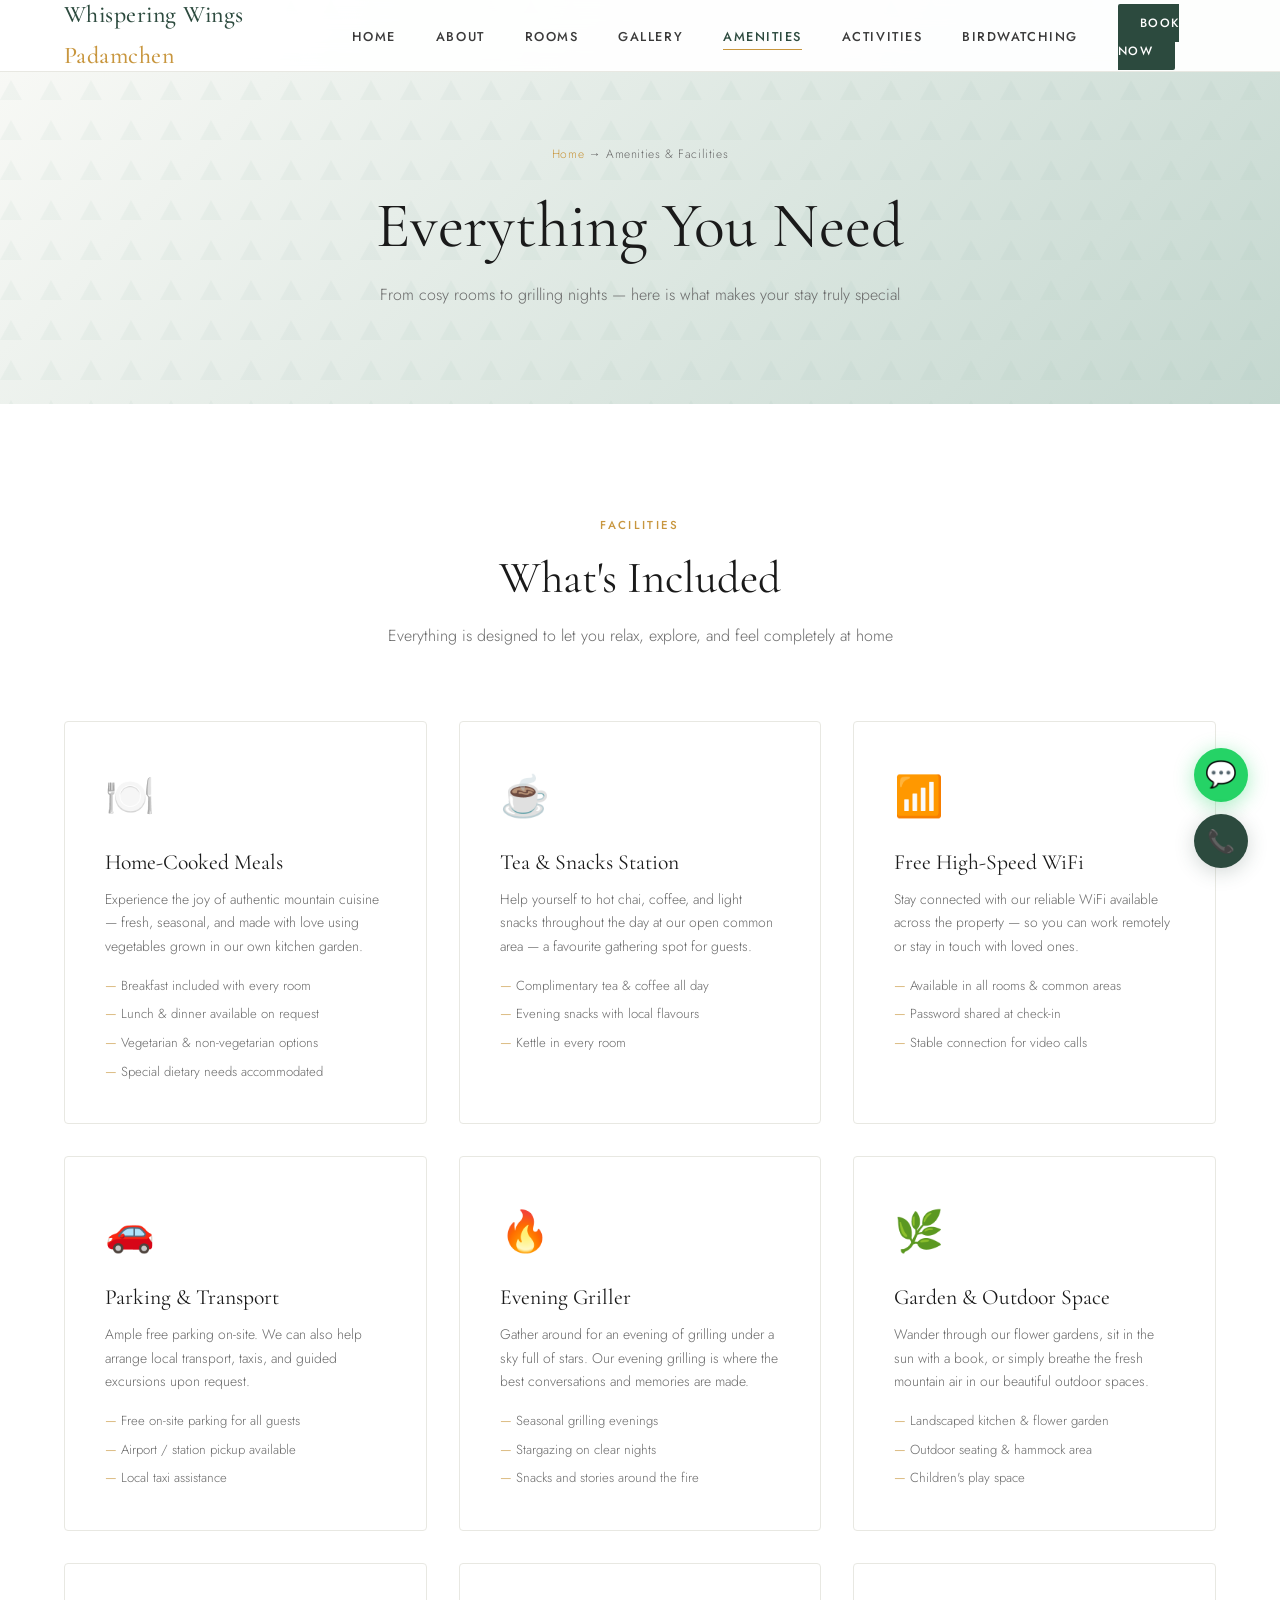
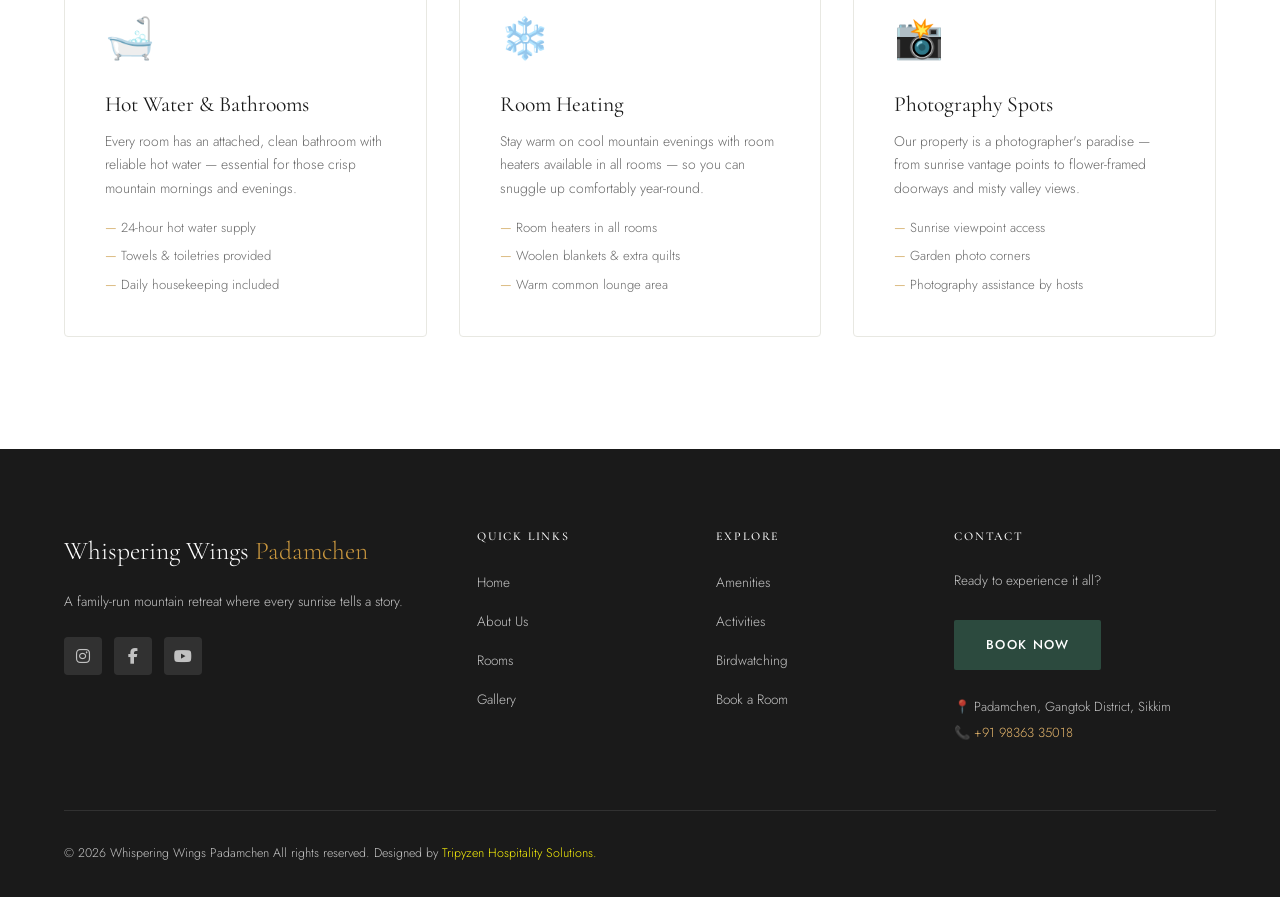
<file: amenities.html>
<!DOCTYPE html>
<html lang="en">
<head>
  <meta charset="UTF-8" />
  <meta name="viewport" content="width=device-width, initial-scale=1.0" />
  <title>Amenities & Facilities — Whispering Wings Padamchen</title>
  <meta name="description" content="Explore all the amenities, facilities, and things to do at Whispering Wings Padamchen — from home-cooked meals to guided mountain treks." />
  <link rel="stylesheet" href="css/style.css" />
  <link rel="stylesheet" href="https://cdnjs.cloudflare.com/ajax/libs/font-awesome/6.5.2/css/all.min.css">
  <link rel="icon" href="data:image/svg+xml,<svg xmlns='http://www.w3.org/2000/svg' viewBox='0 0 100 100'><text y='.9em' font-size='90'>🌿</text></svg>" />
</head>
<body>

<nav class="nav" id="main-nav">
  <a href="index.html" class="nav-logo">Whispering Wings <span>Padamchen</span></a>
  <ul class="nav-links">
    <li><a href="index.html">Home</a></li><li><a href="about.html">About</a></li>
    <li><a href="rooms.html">Rooms</a></li><li><a href="gallery.html">Gallery</a></li>
    <li><a href="amenities.html">Amenities</a></li>
    <!-- <li><a href="reviews.html">Reviews</a></li> -->
    <li><a href="activities.html">Activities</a></li>
    <li><a href="birdwatching.html">Birdwatching</a></li>
    <li><a href="contact.html" class="nav-cta">Book Now</a></li>
  </ul>
  <div class="hamburger" id="hamburger"><span></span><span></span><span></span></div>
</nav>
<div class="mobile-menu" id="mobile-menu">
  <a href="index.html">Home</a><a href="about.html">About</a><a href="rooms.html">Rooms</a>
  <a href="gallery.html">Gallery</a><a href="amenities.html">Amenities</a>
  <!-- <a href="reviews.html">Reviews</a> -->
  <a href="activities.html">Activities</a>
  <a href="birdwatching.html">Birdwatching</a>
  <a href="contact.html" class="mobile-cta">Book Now</a>
</div>

<section class="page-hero-section">
  <div class="breadcrumb"><a href="index.html">Home</a> → Amenities & Facilities</div>
  <h1>Everything You Need</h1>
  <p>From cosy rooms to grilling nights — here is what makes your stay truly special</p>
</section>

<!-- AMENITIES GRID -->
<section class="section">
  <div class="container">
    <div class="section-header reveal">
      <span class="section-eyebrow">Facilities</span>
      <h2 class="section-title">What's Included</h2>
      <p class="section-subtitle">Everything is designed to let you relax, explore, and feel completely at home</p>
    </div>
    <div class="amenities-grid">
      <div class="amenity-card reveal">
        <div class="amenity-icon">🍽️</div>
        <h3>Home-Cooked Meals</h3>
        <p>Experience the joy of authentic mountain cuisine — fresh, seasonal, and made with love using vegetables grown in our own kitchen garden.</p>
        <ul class="amenity-list">
          <li>Breakfast included with every room</li>
          <li>Lunch & dinner available on request</li>
          <li>Vegetarian & non-vegetarian options</li>
          <li>Special dietary needs accommodated</li>
        </ul>
      </div>
      <div class="amenity-card reveal">
        <div class="amenity-icon">☕</div>
        <h3>Tea & Snacks Station</h3>
        <p>Help yourself to hot chai, coffee, and light snacks throughout the day at our open common area — a favourite gathering spot for guests.</p>
        <ul class="amenity-list">
          <li>Complimentary tea & coffee all day</li>
          <li>Evening snacks with local flavours</li>
          <li>Kettle in every room</li>
        </ul>
      </div>
      <div class="amenity-card reveal">
        <div class="amenity-icon">📶</div>
        <h3>Free High-Speed WiFi</h3>
        <p>Stay connected with our reliable WiFi available across the property — so you can work remotely or stay in touch with loved ones.</p>
        <ul class="amenity-list">
          <li>Available in all rooms & common areas</li>
          <li>Password shared at check-in</li>
          <li>Stable connection for video calls</li>
        </ul>
      </div>
      <div class="amenity-card reveal">
        <div class="amenity-icon">🚗</div>
        <h3>Parking & Transport</h3>
        <p>Ample free parking on-site. We can also help arrange local transport, taxis, and guided excursions upon request.</p>
        <ul class="amenity-list">
          <li>Free on-site parking for all guests</li>
          <li>Airport / station pickup available</li>
          <li>Local taxi assistance</li>
        </ul>
      </div>
      <div class="amenity-card reveal">
        <div class="amenity-icon">🔥</div>
        <h3>Evening Griller</h3>
        <p>Gather around for an evening of grilling under a sky full of stars. Our evening grilling is where the best conversations and memories are made.</p>
        <ul class="amenity-list">
          <li>Seasonal grilling evenings</li>
          <li>Stargazing on clear nights</li>
          <li>Snacks and stories around the fire</li>
        </ul>
      </div>
      <div class="amenity-card reveal">
        <div class="amenity-icon">🌿</div>
        <h3>Garden & Outdoor Space</h3>
        <p>Wander through our flower gardens, sit in the sun with a book, or simply breathe the fresh mountain air in our beautiful outdoor spaces.</p>
        <ul class="amenity-list">
          <li>Landscaped kitchen & flower garden</li>
          <li>Outdoor seating & hammock area</li>
          <li>Children's play space</li>
        </ul>
      </div>
      <div class="amenity-card reveal">
        <div class="amenity-icon">🛁</div>
        <h3>Hot Water & Bathrooms</h3>
        <p>Every room has an attached, clean bathroom with reliable hot water — essential for those crisp mountain mornings and evenings.</p>
        <ul class="amenity-list">
          <li>24-hour hot water supply</li>
          <li>Towels & toiletries provided</li>
          <li>Daily housekeeping included</li>
        </ul>
      </div>
      <div class="amenity-card reveal">
        <div class="amenity-icon">❄️</div>
        <h3>Room Heating</h3>
        <p>Stay warm on cool mountain evenings with room heaters available in all rooms — so you can snuggle up comfortably year-round.</p>
        <ul class="amenity-list">
          <li>Room heaters in all rooms</li>
          <li>Woolen blankets & extra quilts</li>
          <li>Warm common lounge area</li>
        </ul>
      </div>
      <div class="amenity-card reveal">
        <div class="amenity-icon">📸</div>
        <h3>Photography Spots</h3>
        <p>Our property is a photographer's paradise — from sunrise vantage points to flower-framed doorways and misty valley views.</p>
        <ul class="amenity-list">
          <li>Sunrise viewpoint access</li>
          <li>Garden photo corners</li>
          <li>Photography assistance by hosts</li>
        </ul>
      </div>
    </div>
  </div>
</section>

<!-- THINGS TO DO -->
<!-- <section class="section section-alt">
  <div class="container">
    <div class="section-header reveal">
      <span class="section-eyebrow">Beyond the Room</span>
      <h2 class="section-title">Things to Do</h2>
      <p class="section-subtitle">Fill your days with adventure, nature, and local culture — or simply do nothing at all</p>
    </div>
    <div class="things-grid">
      <div class="thing-card reveal">
        <div class="thing-img-ph"><span class="ph-icon">🏔️</span></div>
        <div class="thing-overlay"><h3>Mountain Trekking</h3><p>Guided day treks on local trails</p></div>
      </div>
      <div class="thing-card reveal">
        <div class="thing-img-ph" style="background:linear-gradient(180deg,#e8d8c0 0%,#a0784a 100%);"><span class="ph-icon">🍳</span></div>
        <div class="thing-overlay"><h3>Cooking Class</h3><p>Learn authentic local recipes</p></div>
      </div>
      <div class="thing-card reveal">
        <div class="thing-img-ph" style="background:linear-gradient(180deg,#c8e0d0 0%,#3D6B5C 100%);"><span class="ph-icon">🌿</span></div>
        <div class="thing-overlay"><h3>Farm Walk</h3><p>Visit our kitchen garden & orchard</p></div>
      </div>
      <div class="thing-card reveal">
        <div class="thing-img-ph" style="background:linear-gradient(180deg,#1a1a2e 0%,#2C4A3E 100%);"><span class="ph-icon">⭐</span></div>
        <div class="thing-overlay"><h3>Stargazing</h3><p>Crystal-clear skies, zero light pollution</p></div>
      </div>
      <div class="thing-card reveal">
        <div class="thing-img-ph" style="background:linear-gradient(180deg,#f0e0c0 0%,#C8963E 100%);"><span class="ph-icon">🎨</span></div>
        <div class="thing-overlay"><h3>Cultural Visits</h3><p>Local temples, crafts & village walks</p></div>
      </div>
      <div class="thing-card reveal">
        <div class="thing-img-ph" style="background:linear-gradient(180deg,#b8d8f0 0%,#2C4A3E 100%);"><span class="ph-icon">🐦</span></div>
        <div class="thing-overlay"><h3>Bird Watching</h3><p>Rare Himalayan species in season</p></div>
      </div>
      <div class="thing-card reveal">
        <div class="thing-img-ph" style="background:linear-gradient(180deg,#d0e8e0 0%,#8FAF9F 100%);"><span class="ph-icon">📖</span></div>
        <div class="thing-overlay"><h3>Relaxation</h3><p>Hammock, books & mountain air</p></div>
      </div>
      <div class="thing-card reveal">
        <div class="thing-img-ph" style="background:linear-gradient(180deg,#e0c8b8 0%,#6B4226 100%);"><span class="ph-icon">🔥</span></div>
        <div class="thing-overlay"><h3>Grilling Nights</h3><p>Stories, songs & starlit evenings</p></div>
      </div>
    </div>
    <div style="text-align:center;margin-top:3rem;">
      <a href="activities.html" class="btn-primary">Explore All Activities</a>
    </div>
  </div>
</section> -->

<!-- PHOTO COLLAGE OF AMENITIES -->
<!-- <section class="section">
  <div class="container">
    <div class="section-header reveal">
      <span class="section-eyebrow">In Pictures</span>
      <h2 class="section-title">Our Facilities</h2>
    </div>
    <div style="display:grid; grid-template-columns:repeat(4,1fr); gap:1rem; max-width:1100px; margin:0 auto;">
      <div style="height:220px;border-radius:4px;background:linear-gradient(135deg,var(--sage-light),var(--sage));display:flex;flex-direction:column;align-items:center;justify-content:center;gap:0.5rem;color:var(--forest);">
        <span style="font-size:2rem;opacity:0.5;">☕</span><p style="font-size:0.72rem;opacity:0.5;text-align:center;">COMMON DINING AREA</p>
      </div>
      <div style="height:220px;border-radius:4px;background:linear-gradient(135deg,#e8d8c0,var(--gold-light));display:flex;flex-direction:column;align-items:center;justify-content:center;gap:0.5rem;color:#8B6914;">
        <span style="font-size:2rem;opacity:0.5;">🌿</span><p style="font-size:0.72rem;opacity:0.5;text-align:center;">GARDEN SPACE</p>
      </div>
      <div style="height:220px;border-radius:4px;background:linear-gradient(135deg,var(--forest-light),var(--forest));display:flex;flex-direction:column;align-items:center;justify-content:center;gap:0.5rem;color:rgba(255,255,255,0.7);">
        <span style="font-size:2rem;opacity:0.5;">🔥</span><p style="font-size:0.72rem;opacity:0.5;text-align:center;">GRILLING AREA</p>
      </div>
      <div style="height:220px;border-radius:4px;background:linear-gradient(135deg,#c0d8e8,#6090b0);display:flex;flex-direction:column;align-items:center;justify-content:center;gap:0.5rem;color:white;">
        <span style="font-size:2rem;opacity:0.5;">🚗</span><p style="font-size:0.72rem;opacity:0.5;text-align:center;">PARKING AREA</p>
      </div>
    </div>
  </div>
</section> -->

<footer>
  <div class="footer-grid">
    <div class="footer-brand"><div class="logo">Whispering Wings <span>Padamchen</span></div><p>A family-run mountain retreat where every sunrise tells a story.</p>
        <div class="social-links">
          <a href="https://instagram.com/whisperingwingspadamchen"
             target="_blank"
             rel="noopener noreferrer"
             class="social-link"
             aria-label="Instagram">
            <i class="fa-brands fa-instagram"></i>
          </a>
        
          <a href="https://www.facebook.com/profile.php?id=61590148835996"
             target="_blank"
             rel="noopener noreferrer"
             class="social-link"
             aria-label="Facebook">
            <i class="fa-brands fa-facebook-f"></i>
          </a>
        
          <a href="https://youtube.com/@whisperingwingspadamchen"
             target="_blank"
             rel="noopener noreferrer"
             class="social-link"
             aria-label="YouTube">
            <i class="fa-brands fa-youtube"></i>
          </a>
        </div>
    </div>
    <div class="footer-col"><h4>Quick Links</h4><ul>
      <li><a href="index.html">Home</a></li>
      <li><a href="about.html">About Us</a></li>
      <li><a href="rooms.html">Rooms</a></li>
      <li><a href="gallery.html">Gallery</a></li>
    </ul></div>
    <div class="footer-col"><h4>Explore</h4>
      <ul>
      <!-- <li><a href="reviews.html">Reviews</a></li> -->
      <li><a href="amenities.html">Amenities</a></li>
      <li><a href="activities.html">Activities</a></li>
      <li><a href="birdwatching.html">Birdwatching</a></li>
      <li><a href="contact.html">Book a Room</a></li>
    </ul></div>
    <div class="footer-col footer-newsletter"><h4>Contact</h4><p>Ready to experience it all?</p><a href="contact.html" class="btn-primary" style="display:inline-block;margin-top:0.5rem;">Book Now</a><div style="margin-top:1.5rem;font-size:0.82rem;line-height:2;"><div>📍 Padamchen, Gangtok District, Sikkim</div><div>📞 <a href="tel:+919836335018" style="color:var(--gold-light);">+91 98363 35018</a></div></div></div>
  </div>
  <div class="footer-bottom"><p>© 2026 Whispering Wings Padamchen All rights reserved. Designed by <a href="mailto:tripyzen@gmail.com" style="color:#faf20a;">Tripyzen Hospitality Solutions.</a></p>
    <!-- <div class="footer-bottom-links"><a href="#">Privacy Policy</a><a href="#">Terms</a></div> -->
  </div>
</footer>
<div class="float-actions"><a href="https://wa.me/919836335018" class="float-wa" target="_blank">💬</a><a href="tel:+919836335018" class="float-call">📞</a></div>
<script src="js/main.js"></script>
</body>
</html>
</file>
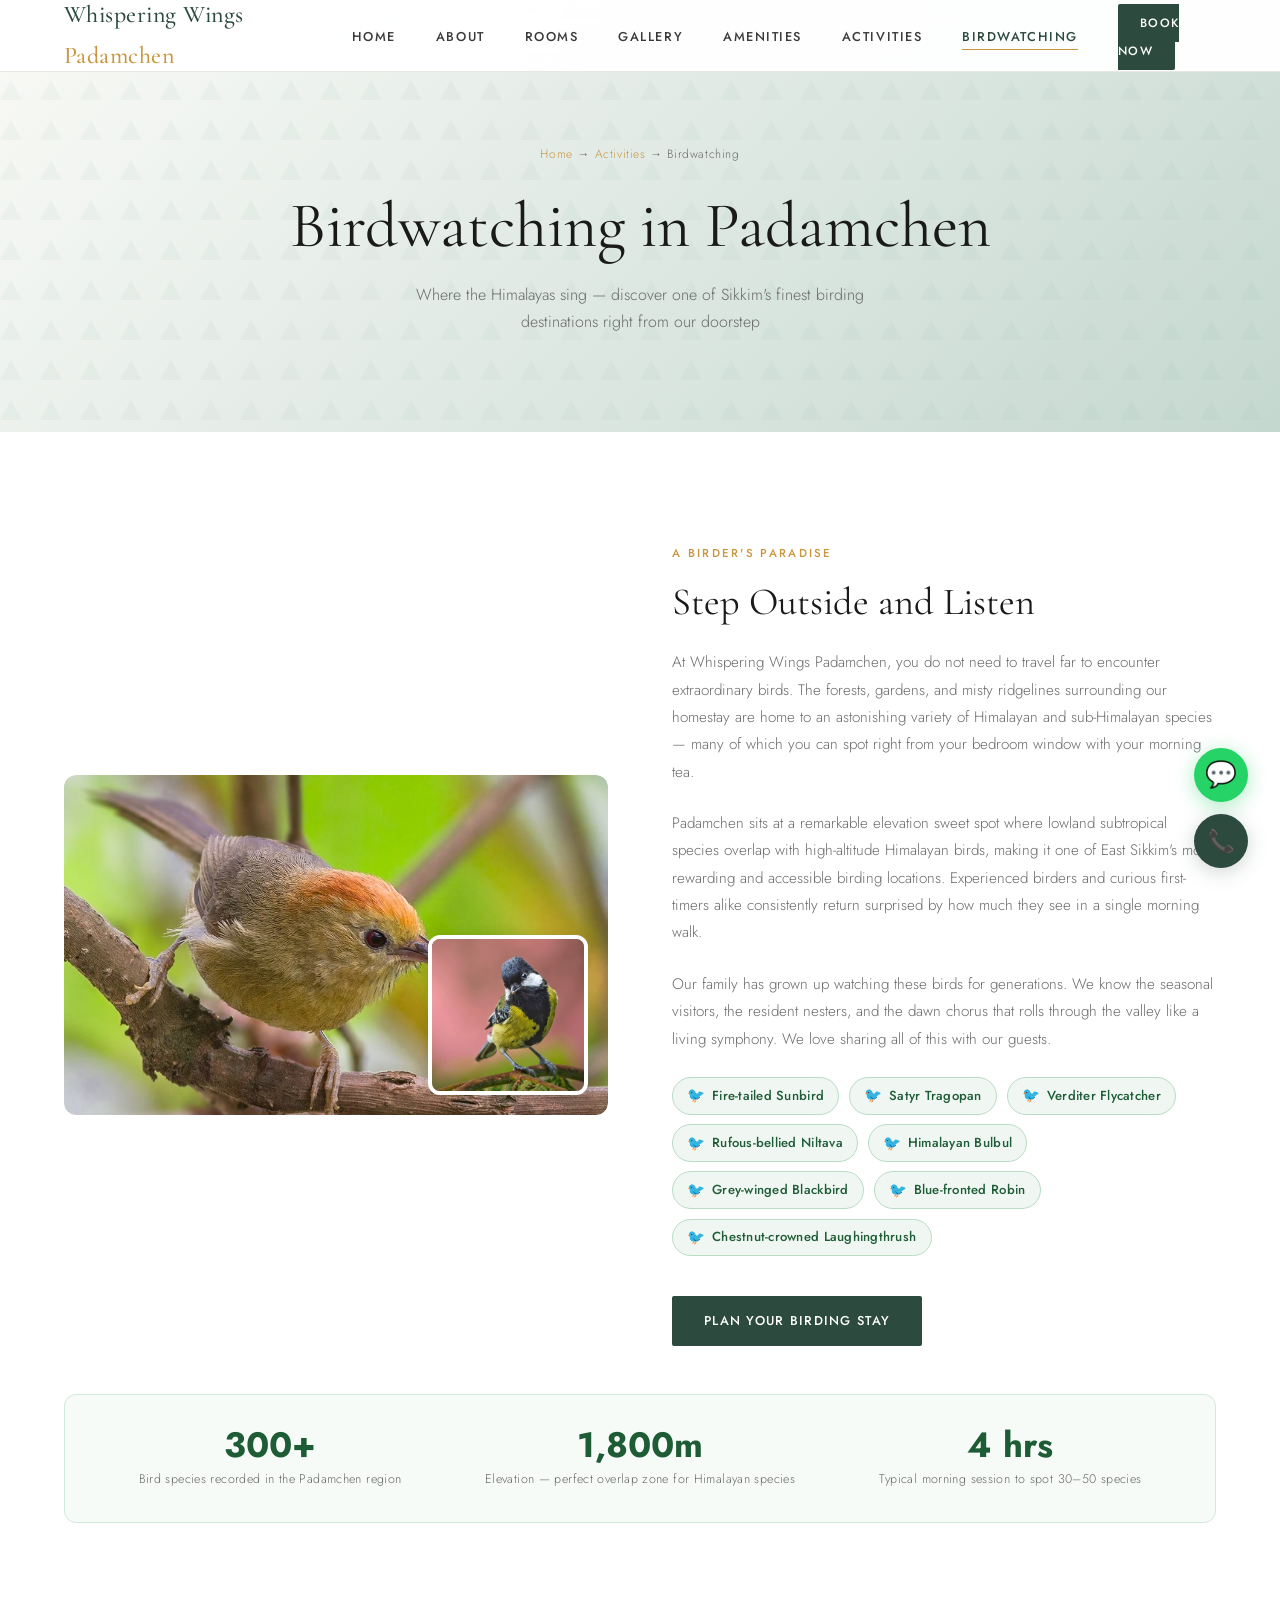
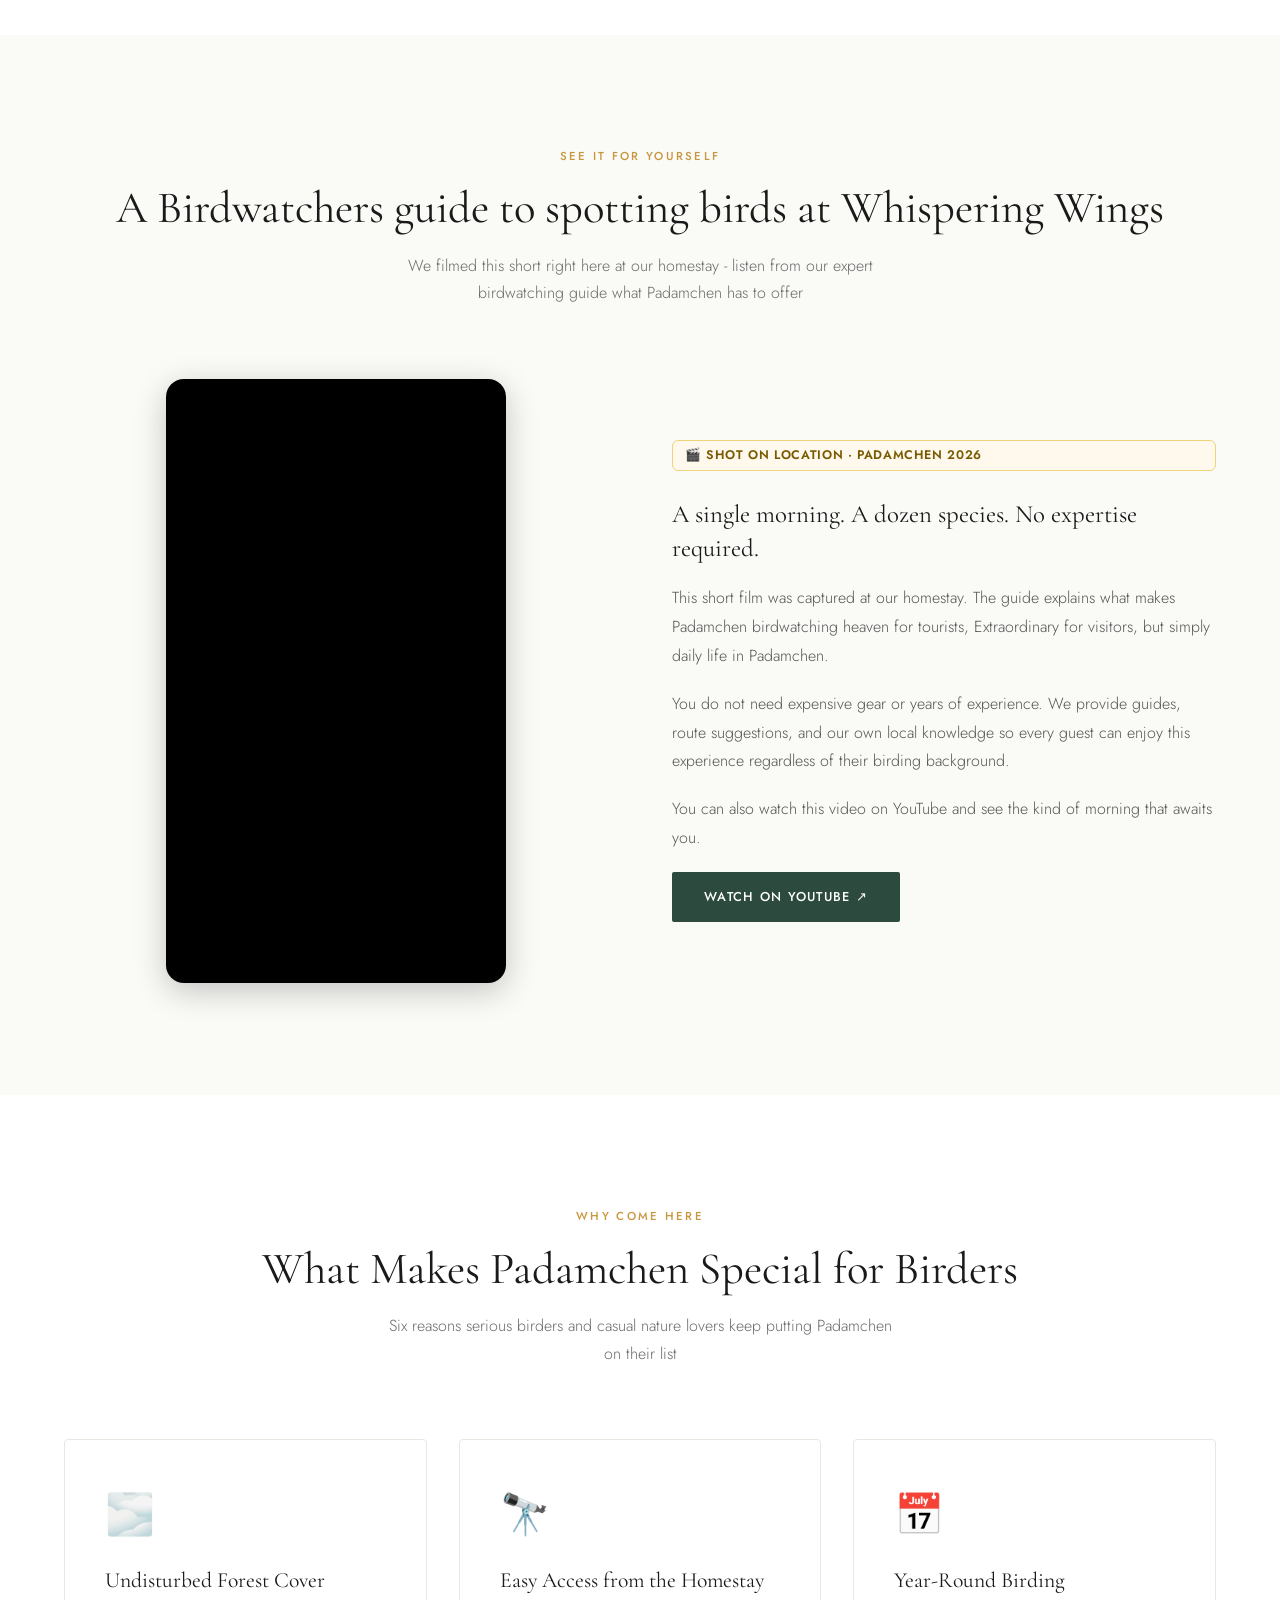
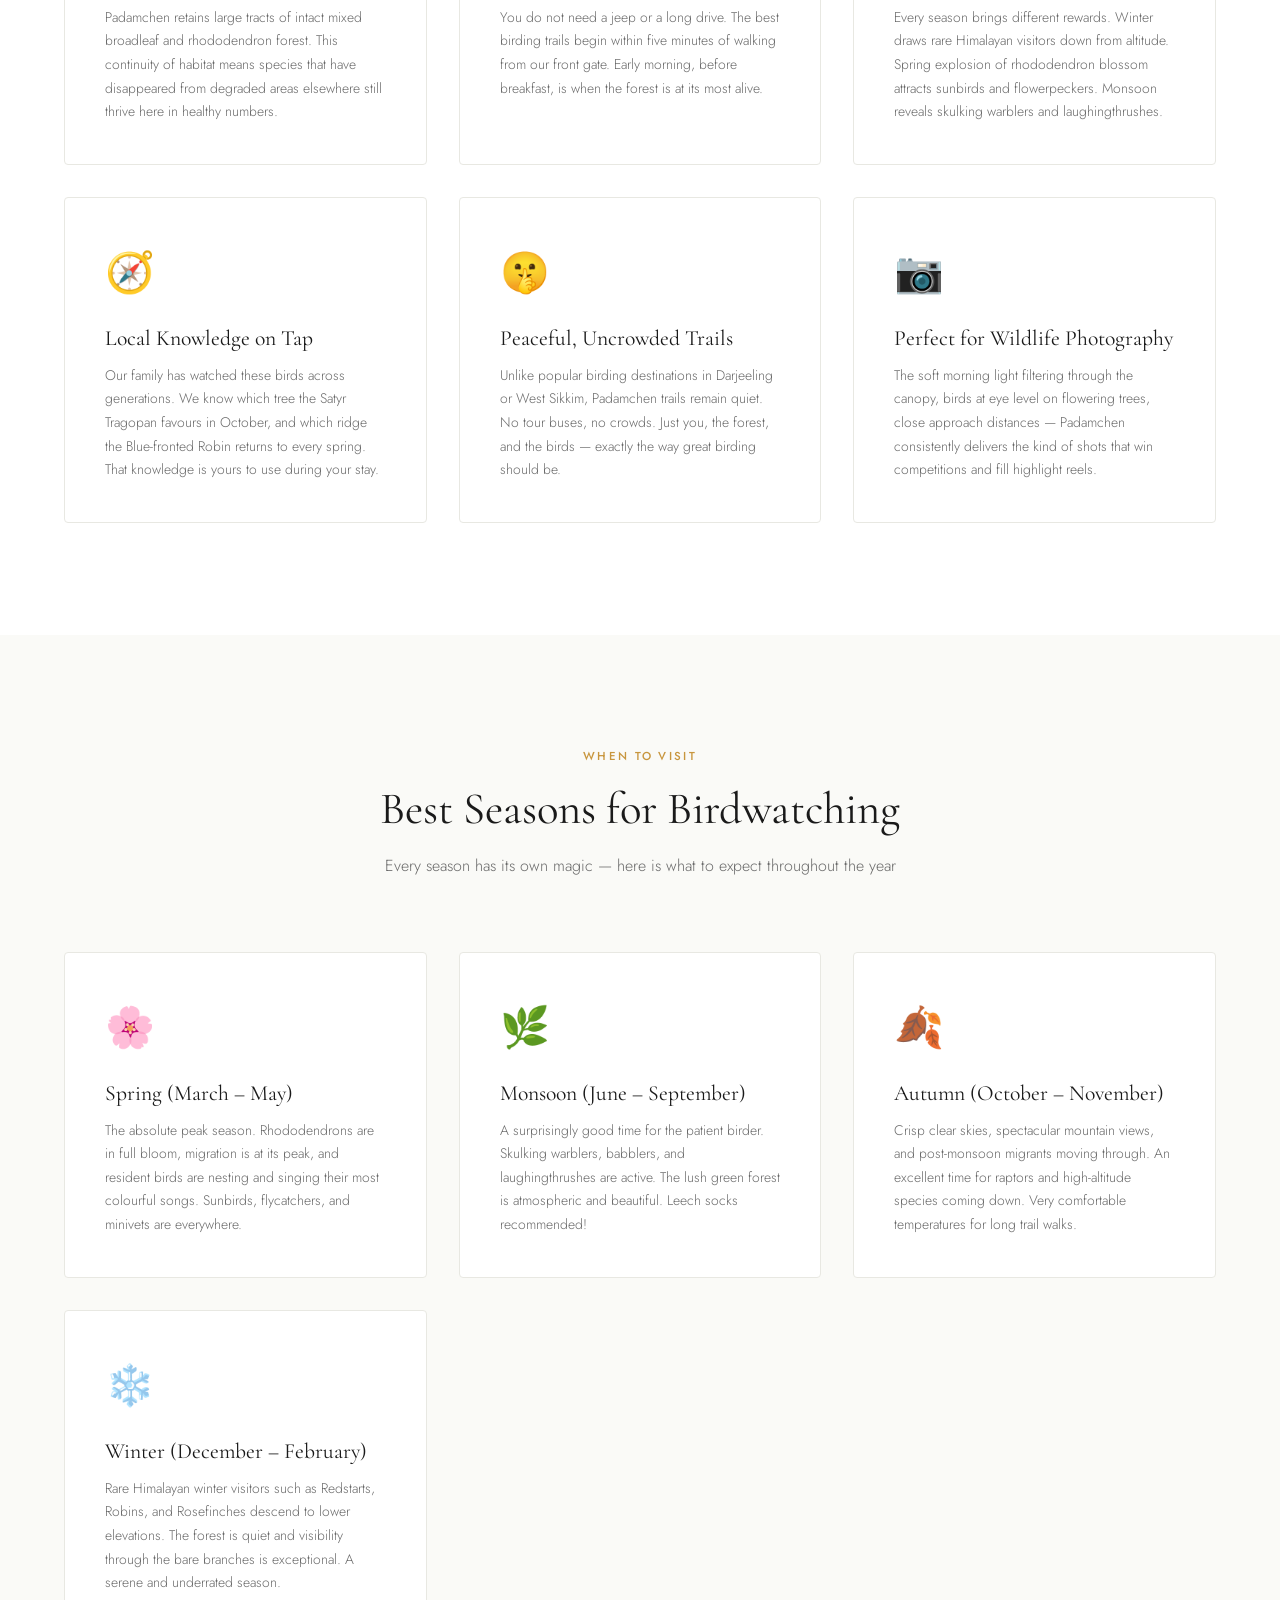
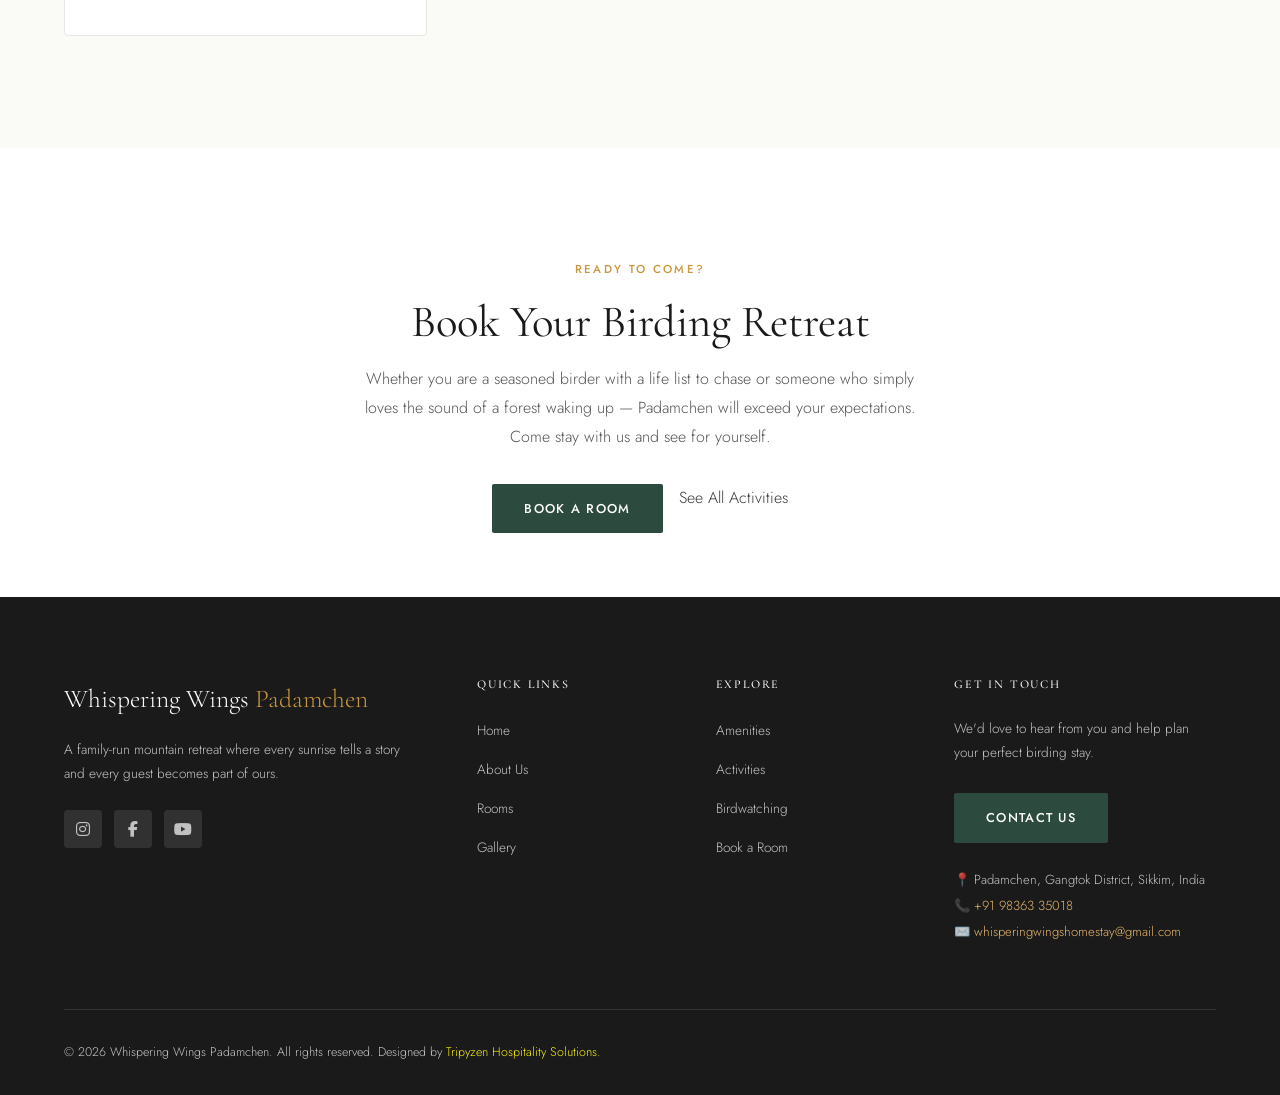
<file: birdwatching.html>
<!DOCTYPE html>
<html lang="en">
<head>
  <meta charset="UTF-8" />
  <meta name="viewport" content="width=device-width, initial-scale=1.0" />
  <title>Birdwatching in Padamchen — Whispering Wings</title>
  <meta name="description" content="Discover world-class birdwatching in Padamchen, Sikkim. Over 300 Himalayan species await — from the Fire-tailed Sunbird to the rare Satyr Tragopan." />
  <link rel="stylesheet" href="css/style.css" />
  <link rel="stylesheet" href="https://cdnjs.cloudflare.com/ajax/libs/font-awesome/6.5.2/css/all.min.css">
  <link rel="icon" href="data:image/svg+xml,<svg xmlns='http://www.w3.org/2000/svg' viewBox='0 0 100 100'><text y='.9em' font-size='90'>🌿</text></svg>" />

  <style>
    /* =====================================================
       BIRDWATCHING PAGE — LAYOUT & RESPONSIVE FIXES
       Mirrors about.html structure exactly.
    ===================================================== */

    /* ── Page hero override: earthy forest green ── */
    /* .page-hero-section {
      background: linear-gradient(135deg, #1a3a2a 0%, #2d5a3d 60%, #1e4a30 100%);
    } */

    /* ── Video embed block ── */
    .video-wrap {
      position: relative;
      width: 100%;
      max-width: 340px;
      margin: 0 auto;
      border-radius: 18px;
      overflow: hidden;
      box-shadow: 0 8px 32px rgba(0,0,0,0.22);
      background: #000;
      aspect-ratio: 9 / 16;
    }
    .video-wrap iframe {
      position: absolute;
      inset: 0;
      width: 100%;
      height: 100%;
      border: 0;
    }

    /* ── Video section layout ── */
    .video-section-inner {
      display: grid;
      grid-template-columns: 1fr 1fr;
      gap: 4rem;
      align-items: center;
    }
    .video-text-col {
      display: flex;
      flex-direction: column;
      gap: 1.2rem;
    }
    .video-text-col p {
      color: var(--text-muted, #555);
      line-height: 1.8;
    }

    /* ── Bird species highlight pills ── */
    .species-list {
      display: flex;
      flex-wrap: wrap;
      gap: 0.6rem;
      margin: 1rem 0;
    }
    .species-pill {
      display: inline-flex;
      align-items: center;
      gap: 0.4rem;
      background: #f0f7f2;
      color: #1e5c36;
      border: 1px solid #b8dcc5;
      border-radius: 999px;
      padding: 0.35rem 0.9rem;
      font-size: 0.82rem;
      font-weight: 500;
      letter-spacing: 0.02em;
    }
    .species-pill::before {
      content: "🐦";
      font-size: 0.9rem;
    }

    /* ── Season badge ── */
    .season-badge {
      display: inline-block;
      background: #fef9ec;
      color: #7a5a00;
      border: 1px solid #f0d47a;
      border-radius: 6px;
      padding: 0.25rem 0.75rem;
      font-size: 0.78rem;
      font-weight: 600;
      letter-spacing: 0.05em;
      text-transform: uppercase;
      margin-bottom: 0.5rem;
    }

    /* ── Stat bar (quick facts) ── */
    .quick-facts {
      display: grid;
      grid-template-columns: repeat(3, 1fr);
      gap: 1.5rem;
      margin: 3rem 0 0;
      padding: 2rem;
      background: #f7fbf8;
      border: 1px solid #d0eadb;
      border-radius: 12px;
    }
    .quick-fact {
      text-align: center;
    }
    .quick-fact .qf-number {
      font-size: 2.2rem;
      font-weight: 700;
      color: #1e5c36;
      line-height: 1;
      display: block;
    }
    .quick-fact .qf-label {
      font-size: 0.78rem;
      color: #666;
      margin-top: 0.4rem;
      display: block;
      letter-spacing: 0.03em;
    }

    /* ── About-grid mirror for bird intro section ── */
    .about-grid {
      display: grid;
      grid-template-columns: 1fr 1fr;
      gap: 4rem;
      align-items: center;
    }
    /* .about-img-ph {
      border-radius: 12px;
      overflow: hidden;
      background: #fff;
      position: relative;
    } */

    .about-img-ph {
      border-radius: 12px;
      overflow: hidden;
      background: #fff;
      position: relative;
      height: auto !important;   /* overrides the inline style="height:460px" */
    }
    
    .about-img-ph img {
      display: block;
      width: 100%;
      height: 460px;
      object-fit: cover;
    }
    .about-accent {
      position: absolute;
      right: 1.25rem;
      bottom: 1.25rem;
      width: 160px;
      height: 160px;
      border-radius: 12px;
      border: 4px solid #fff;
      overflow: hidden;
      box-shadow: 0 4px 16px rgba(0,0,0,0.18);
    }
    .about-accent-ph, .about-accent-ph img {
      width: 100%;
      height: 100%;
      object-fit: cover;
      display: block;
    }

    /* ── Bird image placeholder (before real photos) ── */
    /* .bird-img-placeholder {
      width: 100%;
      height: 460px;
      background-image: url('images/padamchen_bird.jpg');
      display: flex;
      flex-direction: column;
      align-items: center;
      justify-content: center;
      gap: 1rem;
      border-radius: 12px;
    } */

    /* .bird-img-placeholder {
      width: 100%;
      height: 460px;
      background-image: url('images/padamchen_bird.jpg');
      background-size: cover;
      background-position: center;
      background-repeat: no-repeat;
      background-color: transparent;
      display: flex;
      flex-direction: column;
      align-items: center;
      justify-content: center;
      gap: 1rem;
      border-radius: 12px;
    }
    
    @media (max-width: 900px) {
      .bird-img-placeholder {
        height: auto;
        aspect-ratio: 4 / 3;
      }
    }
    
    @media (max-width: 700px) {
      .bird-img-placeholder {
        aspect-ratio: 3 / 2;
      }
    }
    
    @media (max-width: 420px) {
      .bird-img-placeholder {
        aspect-ratio: 1 / 1;
      }
    } */

    /* .bird-img-placeholder {
      width: 100%;
      aspect-ratio: 900 / 563;
      height: auto !important;
      background-image: url('images/padamchen_bird.jpg');
      background-size: cover;
      background-position: center;
      background-repeat: no-repeat;
      background-color: transparent;
      border-radius: 12px;
      display: flex;
      flex-direction: column;
      align-items: center;
      justify-content: center;
      gap: 1rem;
    }
    */

    .bird-img-placeholder {
        width: 100%;
        aspect-ratio: 900 / 563;
        height: auto !important;
        background-image: url('images/padamchen_bird.jpg');
        background-size: cover;
        background-position: center;
        background-repeat: no-repeat;
        background-color: transparent;
        border-radius: 12px;
        display: flex;
        flex-direction: column;
        align-items: center;
        justify-content: center;
        gap: 1rem;
      }
    
    .bird-img-placeholder .ph-bird-emoji {
      font-size: 6rem;
      line-height: 1;
    }
    .bird-img-placeholder p {
      color: #2d5a3d;
      font-size: 0.85rem;
      opacity: 0.7;
      text-align: center;
      padding: 0 1rem;
    }

    /* ── Tablet ── */
    @media (max-width: 900px) {
      .about-grid,
      .video-section-inner {
        grid-template-columns: 1fr;
        gap: 2.5rem;
      }
      .about-img-ph img,
      .bird-img-placeholder {
        height: 340px;
      }
      .about-accent {
        width: 120px;
        height: 120px;
      }
      .video-wrap {
        max-width: 280px;
      }
      .quick-facts {
        grid-template-columns: repeat(3, 1fr);
        gap: 1rem;
        padding: 1.25rem;
      }
    }

    /* ── Mobile ── */
    @media (max-width: 700px) {
      .about-img-ph img,
      .bird-img-placeholder {
        height: 280px;
      }
      .about-accent {
        width: 96px;
        height: 96px;
        right: 0.75rem;
        bottom: 0.75rem;
        border-width: 3px;
      }
      .quick-facts {
        grid-template-columns: 1fr 1fr;
      }
      .quick-fact:last-child {
        grid-column: 1 / -1;
      }
      .video-wrap {
        max-width: 240px;
      }
    }

    /* ── Small phones ── */
    @media (max-width: 420px) {
      .about-img-ph img,
      .bird-img-placeholder {
        height: 240px;
      }
      .about-accent {
        width: 80px;
        height: 80px;
        right: 0.5rem;
        bottom: 0.5rem;
      }
    }
  </style>
</head>
<body>

<!-- ════════════════════════ NAVBAR ════════════════════════ -->
<nav class="nav" id="main-nav">
  <a href="index.html" class="nav-logo">Whispering Wings <span>Padamchen</span></a>
  <ul class="nav-links">
    <li><a href="index.html">Home</a></li>
    <li><a href="about.html">About</a></li>
    <li><a href="rooms.html">Rooms</a></li>
    <li><a href="gallery.html">Gallery</a></li>
    <li><a href="amenities.html">Amenities</a></li>
    <li><a href="activities.html">Activities</a></li>
    <li><a href="birdwatching.html">Birdwatching</a></li>
    <li><a href="contact.html" class="nav-cta">Book Now</a></li>
  </ul>
  <div class="hamburger" id="hamburger"><span></span><span></span><span></span></div>
</nav>
<div class="mobile-menu" id="mobile-menu">
  <a href="index.html">Home</a>
  <a href="about.html">About</a>
  <a href="rooms.html">Rooms</a>
  <a href="gallery.html">Gallery</a>
  <a href="amenities.html">Amenities</a>
  <a href="activities.html">Activities</a>
  <a href="birdwatching.html">Birdwatching</a>
  <a href="contact.html" class="mobile-cta">Book Now</a>
</div>


<!-- ════════════════════════ PAGE HERO ════════════════════════ -->
<section class="page-hero-section">
  <div class="breadcrumb"><a href="index.html">Home</a> → <a href="activities.html">Activities</a> → Birdwatching</div>
  <h1>Birdwatching in Padamchen</h1>
  <p>Where the Himalayas sing — discover one of Sikkim's finest birding destinations right from our doorstep</p>
</section>


<!-- ════════════════════════ INTRO STORY ════════════════════════ -->
<section class="section">
  <div class="about-grid container">

    <!-- Visual column -->
    <div class="about-visual reveal">
      <div class="about-img-ph">
        <!--
          Replace with a real bird/forest photo:
          <img src="images/birdwatching-padamchen.jpg" alt="Birdwatching in the forests of Padamchen, Sikkim" />
        -->
        <div class="bird-img-placeholder">
        </div>
      </div>
      <div class="about-accent">
        <div class="about-accent-ph">
            <img src="images/padamchen_bird_1.jpg" alt="Himalayan bird close-up" />
        </div>
      </div>
    </div>

    <!-- Content column -->
    <div class="about-content reveal">
      <span class="section-eyebrow">A Birder's Paradise</span>
      <h2>Step Outside and Listen</h2>
      <p>At Whispering Wings Padamchen, you do not need to travel far to encounter extraordinary birds. The forests, gardens, and misty ridgelines surrounding our homestay are home to an astonishing variety of Himalayan and sub-Himalayan species — many of which you can spot right from your bedroom window with your morning tea.</p>
      <p>Padamchen sits at a remarkable elevation sweet spot where lowland subtropical species overlap with high-altitude Himalayan birds, making it one of East Sikkim's most rewarding and accessible birding locations. Experienced birders and curious first-timers alike consistently return surprised by how much they see in a single morning walk.</p>
      <p>Our family has grown up watching these birds for generations. We know the seasonal visitors, the resident nesters, and the dawn chorus that rolls through the valley like a living symphony. We love sharing all of this with our guests.</p>

      <div class="species-list">
        <span class="species-pill">Fire-tailed Sunbird</span>
        <span class="species-pill">Satyr Tragopan</span>
        <span class="species-pill">Verditer Flycatcher</span>
        <span class="species-pill">Rufous-bellied Niltava</span>
        <span class="species-pill">Himalayan Bulbul</span>
        <span class="species-pill">Grey-winged Blackbird</span>
        <span class="species-pill">Blue-fronted Robin</span>
        <span class="species-pill">Chestnut-crowned Laughingthrush</span>
      </div>

      <a href="contact.html" class="btn-primary" style="margin-top:1.5rem;">Plan Your Birding Stay</a>
    </div>
  </div>

  <!-- Quick stats bar -->
  <div class="container">
    <div class="quick-facts reveal">
      <div class="quick-fact">
        <span class="qf-number">300+</span>
        <span class="qf-label">Bird species recorded in the Padamchen region</span>
      </div>
      <div class="quick-fact">
        <span class="qf-number">1,800m</span>
        <span class="qf-label">Elevation — perfect overlap zone for Himalayan species</span>
      </div>
      <div class="quick-fact">
        <span class="qf-number">4 hrs</span>
        <span class="qf-label">Typical morning session to spot 30–50 species</span>
      </div>
    </div>
  </div>
</section>


<!-- ════════════════════════ VIDEO SECTION ════════════════════════ -->
<section class="section section-alt">
  <div class="container">
    <div class="section-header reveal">
      <span class="section-eyebrow">See It for Yourself</span>
      <h2 class="section-title">A Birdwatchers guide to spotting birds at Whispering Wings</h2>
      <p class="section-subtitle">We filmed this short right here at our homestay - listen from our expert birdwatching guide what Padamchen has to offer</p>
    </div>

    <div class="video-section-inner">

      <!-- Video embed -->
      <div style="display:flex;justify-content:center;" class="reveal">
        <div class="video-wrap">
          <!-- YouTube Shorts embed — auto-plays muted for a reel-style feel -->
          <iframe
            src="https://www.youtube.com/embed/054qEO-hyhs?rel=0&modestbranding=1"
            title="Birdwatching at Whispering Wings Padamchen, Sikkim"
            allow="accelerometer; autoplay; clipboard-write; encrypted-media; gyroscope; picture-in-picture"
            allowfullscreen
            loading="lazy"
          ></iframe>
        </div>
      </div>

      <!-- Text beside the video -->
      <div class="video-text-col reveal">
        <span class="season-badge">🎬 Shot on location · Padamchen 2026</span>
        <h3 style="font-size:1.55rem;line-height:1.35;margin:0;">A single morning. A dozen species. No expertise required.</h3>
        <p>This short film was captured at our homestay. The guide explains what makes Padamchen birdwatching heaven for tourists, Extraordinary for visitors, but simply daily life in Padamchen.</p>
        <p>You do not need expensive gear or years of experience. We provide guides, route suggestions, and our own local knowledge so every guest can enjoy this experience regardless of their birding background.</p>
        <p>You can also watch this video on YouTube and see the kind of morning that awaits you.</p>
        <a href="https://www.youtube.com/shorts/054qEO-hyhs" target="_blank" rel="noopener" class="btn-primary" style="display:inline-block;width:fit-content;">Watch on YouTube ↗</a>
      </div>

    </div>
  </div>
</section>


<!-- ════════════════════════ WHY PADAMCHEN ════════════════════════ -->
<section class="section">
  <div class="container">
    <div class="section-header reveal">
      <span class="section-eyebrow">Why Come Here</span>
      <h2 class="section-title">What Makes Padamchen Special for Birders</h2>
      <p class="section-subtitle">Six reasons serious birders and casual nature lovers keep putting Padamchen on their list</p>
    </div>

    <div class="amenities-grid">
      <div class="amenity-card reveal">
        <div class="amenity-icon">🌫️</div>
        <h3>Undisturbed Forest Cover</h3>
        <p>Padamchen retains large tracts of intact mixed broadleaf and rhododendron forest. This continuity of habitat means species that have disappeared from degraded areas elsewhere still thrive here in healthy numbers.</p>
      </div>
      <div class="amenity-card reveal">
        <div class="amenity-icon">🔭</div>
        <h3>Easy Access from the Homestay</h3>
        <p>You do not need a jeep or a long drive. The best birding trails begin within five minutes of walking from our front gate. Early morning, before breakfast, is when the forest is at its most alive.</p>
      </div>
      <div class="amenity-card reveal">
        <div class="amenity-icon">📅</div>
        <h3>Year-Round Birding</h3>
        <p>Every season brings different rewards. Winter draws rare Himalayan visitors down from altitude. Spring explosion of rhododendron blossom attracts sunbirds and flowerpeckers. Monsoon reveals skulking warblers and laughingthrushes.</p>
      </div>
      <div class="amenity-card reveal">
        <div class="amenity-icon">🧭</div>
        <h3>Local Knowledge on Tap</h3>
        <p>Our family has watched these birds across generations. We know which tree the Satyr Tragopan favours in October, and which ridge the Blue-fronted Robin returns to every spring. That knowledge is yours to use during your stay.</p>
      </div>
      <div class="amenity-card reveal">
        <div class="amenity-icon">🤫</div>
        <h3>Peaceful, Uncrowded Trails</h3>
        <p>Unlike popular birding destinations in Darjeeling or West Sikkim, Padamchen trails remain quiet. No tour buses, no crowds. Just you, the forest, and the birds — exactly the way great birding should be.</p>
      </div>
      <div class="amenity-card reveal">
        <div class="amenity-icon">📷</div>
        <h3>Perfect for Wildlife Photography</h3>
        <p>The soft morning light filtering through the canopy, birds at eye level on flowering trees, close approach distances — Padamchen consistently delivers the kind of shots that win competitions and fill highlight reels.</p>
      </div>
    </div>
  </div>
</section>


<!-- ════════════════════════ BEST SEASONS ════════════════════════ -->
<section class="section section-alt">
  <div class="container">
    <div class="section-header reveal">
      <span class="section-eyebrow">When to Visit</span>
      <h2 class="section-title">Best Seasons for Birdwatching</h2>
      <p class="section-subtitle">Every season has its own magic — here is what to expect throughout the year</p>
    </div>
    <div class="amenities-grid">
      <div class="amenity-card reveal">
        <div class="amenity-icon">🌸</div>
        <h3>Spring (March – May)</h3>
        <p>The absolute peak season. Rhododendrons are in full bloom, migration is at its peak, and resident birds are nesting and singing their most colourful songs. Sunbirds, flycatchers, and minivets are everywhere.</p>
      </div>
      <div class="amenity-card reveal">
        <div class="amenity-icon">🌿</div>
        <h3>Monsoon (June – September)</h3>
        <p>A surprisingly good time for the patient birder. Skulking warblers, babblers, and laughingthrushes are active. The lush green forest is atmospheric and beautiful. Leech socks recommended!</p>
      </div>
      <div class="amenity-card reveal">
        <div class="amenity-icon">🍂</div>
        <h3>Autumn (October – November)</h3>
        <p>Crisp clear skies, spectacular mountain views, and post-monsoon migrants moving through. An excellent time for raptors and high-altitude species coming down. Very comfortable temperatures for long trail walks.</p>
      </div>
      <div class="amenity-card reveal">
        <div class="amenity-icon">❄️</div>
        <h3>Winter (December – February)</h3>
        <p>Rare Himalayan winter visitors such as Redstarts, Robins, and Rosefinches descend to lower elevations. The forest is quiet and visibility through the bare branches is exceptional. A serene and underrated season.</p>
      </div>
    </div>
  </div>
</section>


<!-- ════════════════════════ CTA STRIP ════════════════════════ -->
<section class="section" style="text-align:center;padding-bottom:4rem;">
  <div class="container reveal">
    <span class="section-eyebrow">Ready to Come?</span>
    <h2 class="section-title" style="margin-bottom:1rem;">Book Your Birding Retreat</h2>
    <p style="max-width:580px;margin:0 auto 2rem;color:var(--text-muted,#555);line-height:1.8;">
      Whether you are a seasoned birder with a life list to chase or someone who simply loves the sound of a forest waking up — Padamchen will exceed your expectations. Come stay with us and see for yourself.
    </p>
    <div style="display:flex;gap:1rem;justify-content:center;flex-wrap:wrap;">
      <a href="contact.html" class="btn-primary">Book a Room</a>
      <a href="activities.html" class="btn-secondary" style="display:inline-block;">See All Activities</a>
    </div>
  </div>
</section>


<!-- ════════════════════════ FOOTER ════════════════════════ -->
<footer>
  <div class="footer-grid">
    <div class="footer-brand">
      <div class="logo">Whispering Wings <span>Padamchen</span></div>
      <p>A family-run mountain retreat where every sunrise tells a story and every guest becomes part of ours.</p>
      <div class="social-links">
        <a href="https://instagram.com/whisperingwingspadamchen"
           target="_blank"
           rel="noopener noreferrer"
           class="social-link"
           aria-label="Instagram">
          <i class="fa-brands fa-instagram"></i>
        </a>
      
        <a href="https://www.facebook.com/profile.php?id=61590148835996"
           target="_blank"
           rel="noopener noreferrer"
           class="social-link"
           aria-label="Facebook">
          <i class="fa-brands fa-facebook-f"></i>
        </a>
      
        <a href="https://youtube.com/@whisperingwingspadamchen"
           target="_blank"
           rel="noopener noreferrer"
           class="social-link"
           aria-label="YouTube">
          <i class="fa-brands fa-youtube"></i>
        </a>
      </div>
    </div>
    <div class="footer-col">
      <h4>Quick Links</h4>
      <ul>
        <li><a href="index.html">Home</a></li>
        <li><a href="about.html">About Us</a></li>
        <li><a href="rooms.html">Rooms</a></li>
        <li><a href="gallery.html">Gallery</a></li>
      </ul>
    </div>
    <div class="footer-col">
      <h4>Explore</h4>
      <ul>
        <li><a href="amenities.html">Amenities</a></li>
        <li><a href="activities.html">Activities</a></li>
        <li><a href="birdwatching.html">Birdwatching</a></li>
        <li><a href="contact.html">Book a Room</a></li>
      </ul>
    </div>
    <div class="footer-col footer-newsletter">
      <h4>Get in Touch</h4>
      <p>We'd love to hear from you and help plan your perfect birding stay.</p>
      <a href="contact.html" class="btn-primary" style="display:inline-block;margin-top:0.5rem;">Contact Us</a>
      <div style="margin-top:1.5rem;font-size:0.82rem;line-height:2;">
        <div>📍 Padamchen, Gangtok District, Sikkim, India</div>
        <div>📞 <a href="tel:+919836335018" style="color:var(--gold-light);">+91 98363 35018</a></div>
        <div>✉️ <a href="mailto:whisperingwingshomestay@gmail.com" style="color:var(--gold-light);">whisperingwingshomestay@gmail.com</a></div>
      </div>
    </div>
  </div>
  <div class="footer-bottom">
    <p>© 2026 Whispering Wings Padamchen. All rights reserved. Designed by <a href="mailto:tripyzen@gmail.com" style="color:#faf20a;">Tripyzen Hospitality Solutions.</a></p>
  </div>
</footer>

<!-- ════════════════════════ FLOAT ACTIONS ════════════════════════ -->
<div class="float-actions">
  <a href="https://wa.me/919836335018" class="float-wa" target="_blank">💬</a>
  <a href="tel:+919836335018" class="float-call">📞</a>
</div>

<script src="js/main.js"></script>
</body>
</html>
</file>
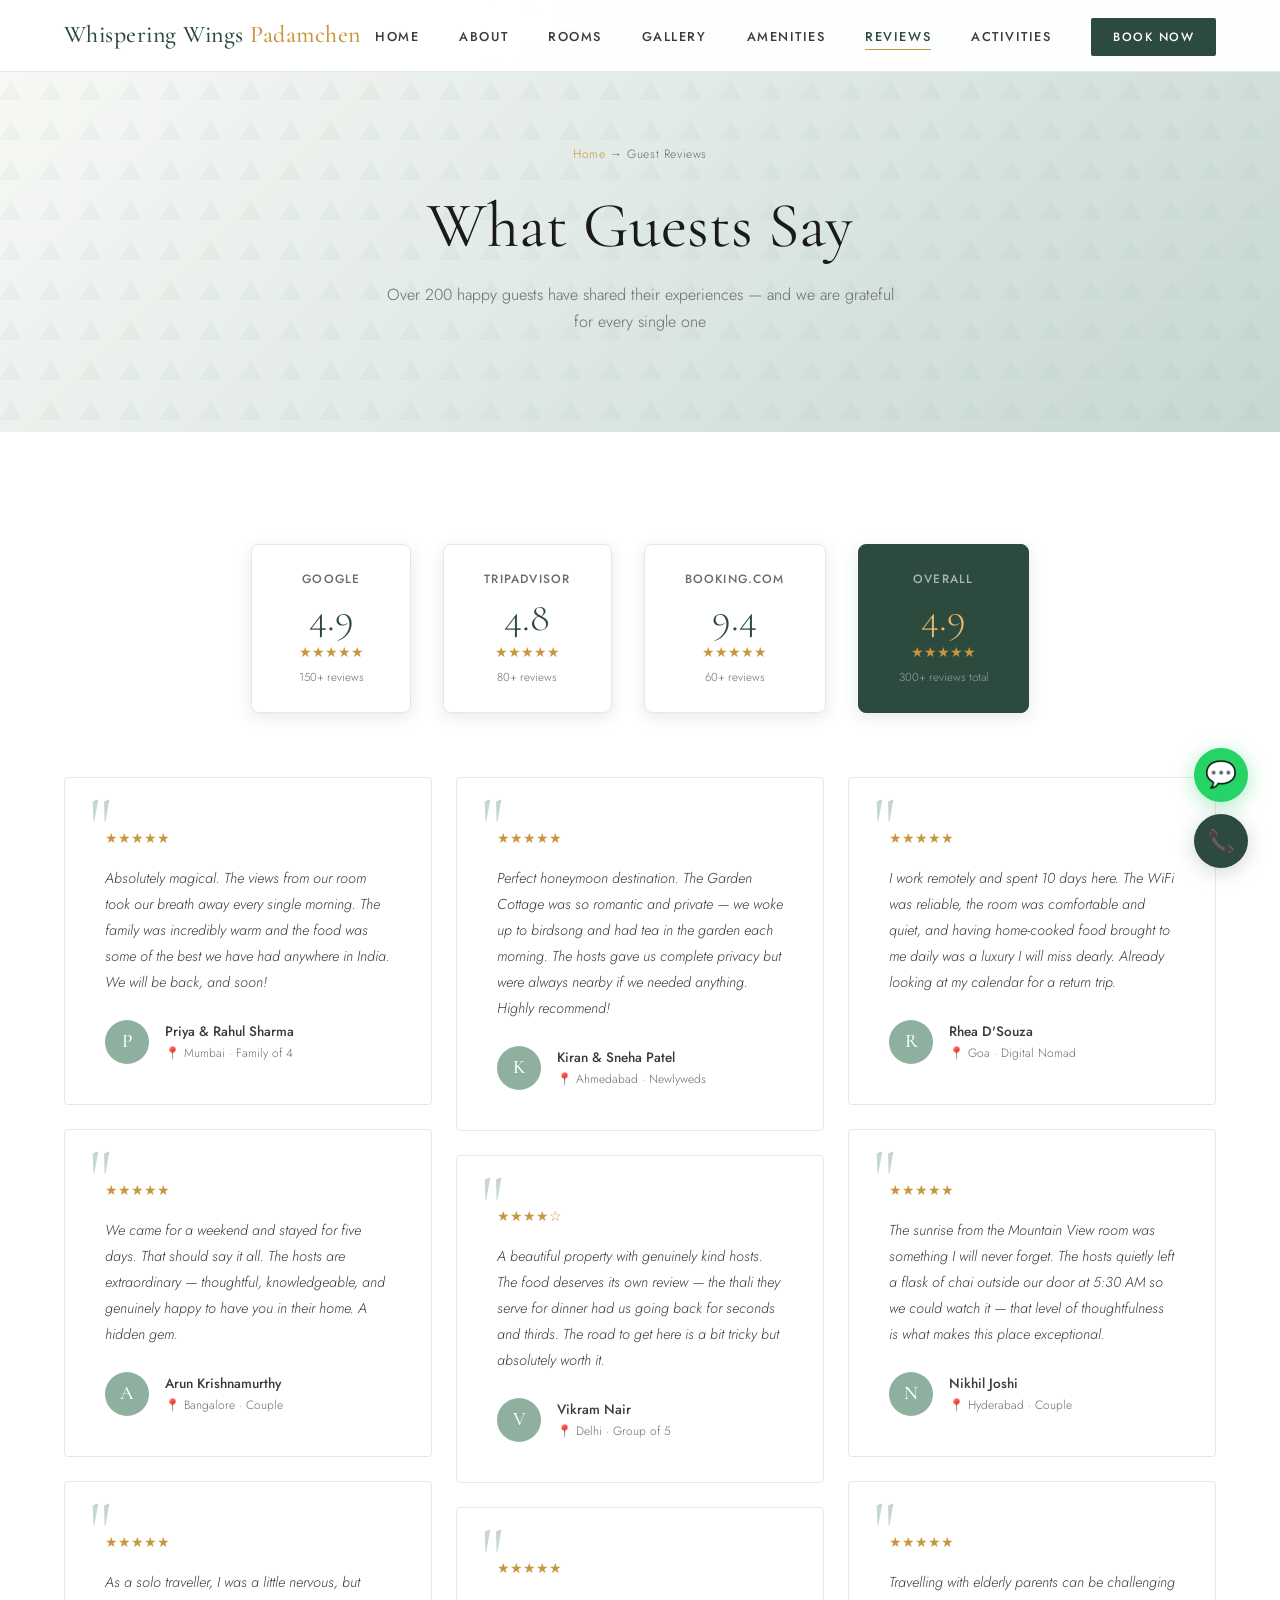
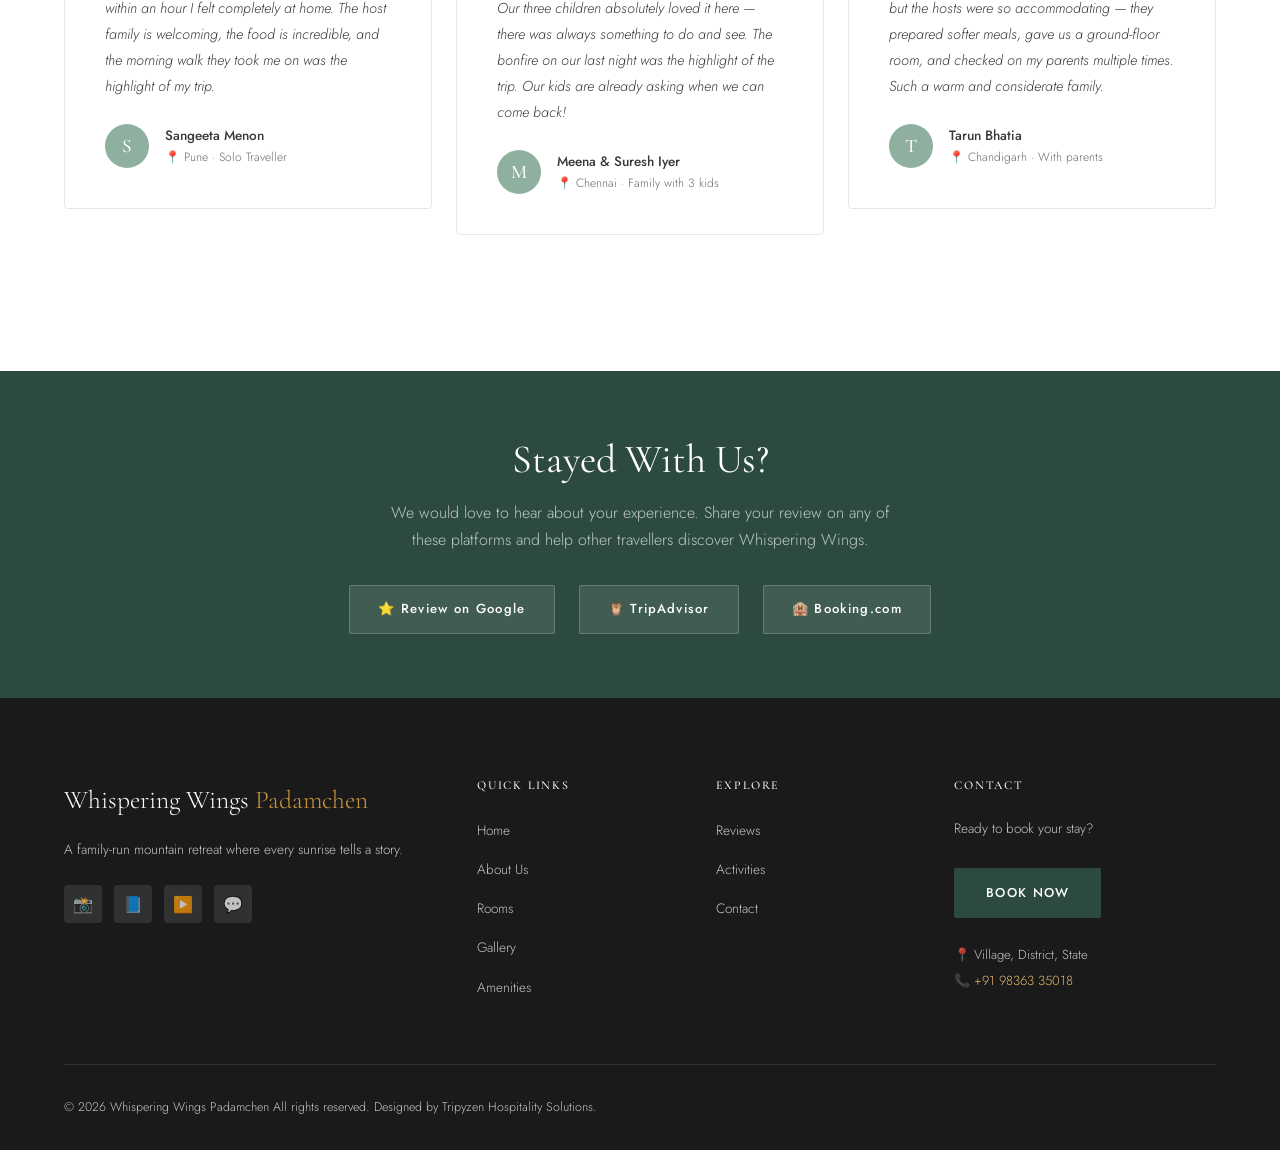
<file: reviews.html>
<!DOCTYPE html>
<html lang="en">
<head>
  <meta charset="UTF-8" />
  <meta name="viewport" content="width=device-width, initial-scale=1.0" />
  <title>Guest Reviews — Whispering Wings Padamchen</title>
  <meta name="description" content="Read what our guests say about Whispering Wings Padamchen — honest testimonials from families, couples, and solo travellers." />
  <link rel="stylesheet" href="css/style.css" />
  <link rel="icon" href="data:image/svg+xml,<svg xmlns='http://www.w3.org/2000/svg' viewBox='0 0 100 100'><text y='.9em' font-size='90'>🌿</text></svg>" />
  <style>
    .review-platforms { display:flex; gap:2rem; justify-content:center; flex-wrap:wrap; margin-bottom:4rem; }
    .platform-badge { background:var(--white); border:1px solid var(--border); border-radius:8px; padding:1.5rem 2.5rem; text-align:center; box-shadow:0 4px 16px var(--shadow); min-width:160px; }
    .platform-badge .p-name { font-size:0.75rem; font-weight:500; letter-spacing:0.1em; text-transform:uppercase; color:var(--text-light); margin-bottom:0.5rem; }
    .platform-badge .p-score { font-family:'Cormorant Garamond',serif; font-size:2.5rem; color:var(--forest); line-height:1; }
    .platform-badge .p-stars { color:var(--gold); font-size:0.85rem; margin:0.25rem 0; }
    .platform-badge .p-count { font-size:0.72rem; color:var(--text-light); }
    .reviews-masonry { columns:3; column-gap:1.5rem; max-width:1200px; margin:0 auto; }
    .reviews-masonry .review-card { break-inside:avoid; margin-bottom:1.5rem; display:inline-block; width:100%; }
    @media(max-width:900px){ .reviews-masonry { columns:2; } }
    @media(max-width:600px){ .reviews-masonry { columns:1; } }
    .leave-review { background:var(--forest); color:white; padding:4rem 5%; text-align:center; }
    .leave-review h2 { color:white; font-size:2.5rem; margin-bottom:1rem; }
    .leave-review p { color:rgba(255,255,255,0.7); max-width:500px; margin:0 auto 2rem; }
    .platform-links { display:flex; gap:1.5rem; justify-content:center; flex-wrap:wrap; }
    .platform-link { background:rgba(255,255,255,0.1); color:white; padding:12px 28px; border-radius:2px; font-size:0.82rem; font-weight:500; letter-spacing:0.1em; transition:background 0.2s; border:1px solid rgba(255,255,255,0.2); }
    .platform-link:hover { background:rgba(255,255,255,0.2); }
  </style>
</head>
<body>

<nav class="nav" id="main-nav">
  <a href="index.html" class="nav-logo">Whispering Wings <span>Padamchen</span></a>
  <ul class="nav-links">
    <li><a href="index.html">Home</a></li><li><a href="about.html">About</a></li>
    <li><a href="rooms.html">Rooms</a></li><li><a href="gallery.html">Gallery</a></li>
    <li><a href="amenities.html">Amenities</a></li><li><a href="reviews.html">Reviews</a></li>
    <li><a href="activities.html">Activities</a></li>
    <li><a href="contact.html" class="nav-cta">Book Now</a></li>
  </ul>
  <div class="hamburger" id="hamburger"><span></span><span></span><span></span></div>
</nav>
<div class="mobile-menu" id="mobile-menu">
  <a href="index.html">Home</a><a href="about.html">About</a><a href="rooms.html">Rooms</a>
  <a href="gallery.html">Gallery</a><a href="amenities.html">Amenities</a>
  <a href="reviews.html">Reviews</a><a href="activities.html">Activities</a>
  <a href="contact.html" class="mobile-cta">Book Now</a>
</div>

<section class="page-hero-section">
  <div class="breadcrumb"><a href="index.html">Home</a> → Guest Reviews</div>
  <h1>What Guests Say</h1>
  <p>Over 200 happy guests have shared their experiences — and we are grateful for every single one</p>
</section>

<section class="section">
  <div class="container">
    <!-- PLATFORM RATINGS -->
    <div class="review-platforms reveal">
      <div class="platform-badge">
        <div class="p-name">Google</div>
        <div class="p-score">4.9</div>
        <div class="p-stars">★★★★★</div>
        <div class="p-count">150+ reviews</div>
      </div>
      <div class="platform-badge">
        <div class="p-name">TripAdvisor</div>
        <div class="p-score">4.8</div>
        <div class="p-stars">★★★★★</div>
        <div class="p-count">80+ reviews</div>
      </div>
      <div class="platform-badge">
        <div class="p-name">Booking.com</div>
        <div class="p-score">9.4</div>
        <div class="p-stars">★★★★★</div>
        <div class="p-count">60+ reviews</div>
      </div>
      <div class="platform-badge" style="background:var(--forest);border-color:var(--forest);">
        <div class="p-name" style="color:rgba(255,255,255,0.6);">Overall</div>
        <div class="p-score" style="color:var(--gold-light);">4.9</div>
        <div class="p-stars">★★★★★</div>
        <div class="p-count" style="color:rgba(255,255,255,0.5);">300+ reviews total</div>
      </div>
    </div>

    <!-- REVIEWS MASONRY -->
    <div class="reviews-masonry">
      <div class="review-card reveal">
        <div class="stars">★★★★★</div>
        <p class="review-text">Absolutely magical. The views from our room took our breath away every single morning. The family was incredibly warm and the food was some of the best we have had anywhere in India. We will be back, and soon!</p>
        <div class="review-author"><div class="reviewer-avatar">P</div><div><div class="reviewer-name">Priya & Rahul Sharma</div><div class="reviewer-location">📍 Mumbai · Family of 4</div></div></div>
      </div>
      <div class="review-card reveal">
        <div class="stars">★★★★★</div>
        <p class="review-text">We came for a weekend and stayed for five days. That should say it all. The hosts are extraordinary — thoughtful, knowledgeable, and genuinely happy to have you in their home. A hidden gem.</p>
        <div class="review-author"><div class="reviewer-avatar">A</div><div><div class="reviewer-name">Arun Krishnamurthy</div><div class="reviewer-location">📍 Bangalore · Couple</div></div></div>
      </div>
      <div class="review-card reveal">
        <div class="stars">★★★★★</div>
        <p class="review-text">As a solo traveller, I was a little nervous, but within an hour I felt completely at home. The host family is welcoming, the food is incredible, and the morning walk they took me on was the highlight of my trip.</p>
        <div class="review-author"><div class="reviewer-avatar">S</div><div><div class="reviewer-name">Sangeeta Menon</div><div class="reviewer-location">📍 Pune · Solo Traveller</div></div></div>
      </div>
      <div class="review-card reveal">
        <div class="stars">★★★★★</div>
        <p class="review-text">Perfect honeymoon destination. The Garden Cottage was so romantic and private — we woke up to birdsong and had tea in the garden each morning. The hosts gave us complete privacy but were always nearby if we needed anything. Highly recommend!</p>
        <div class="review-author"><div class="reviewer-avatar">K</div><div><div class="reviewer-name">Kiran & Sneha Patel</div><div class="reviewer-location">📍 Ahmedabad · Newlyweds</div></div></div>
      </div>
      <div class="review-card reveal">
        <div class="stars">★★★★☆</div>
        <p class="review-text">A beautiful property with genuinely kind hosts. The food deserves its own review — the thali they serve for dinner had us going back for seconds and thirds. The road to get here is a bit tricky but absolutely worth it.</p>
        <div class="review-author"><div class="reviewer-avatar">V</div><div><div class="reviewer-name">Vikram Nair</div><div class="reviewer-location">📍 Delhi · Group of 5</div></div></div>
      </div>
      <div class="review-card reveal">
        <div class="stars">★★★★★</div>
        <p class="review-text">Our three children absolutely loved it here — there was always something to do and see. The bonfire on our last night was the highlight of the trip. Our kids are already asking when we can come back!</p>
        <div class="review-author"><div class="reviewer-avatar">M</div><div><div class="reviewer-name">Meena & Suresh Iyer</div><div class="reviewer-location">📍 Chennai · Family with 3 kids</div></div></div>
      </div>
      <div class="review-card reveal">
        <div class="stars">★★★★★</div>
        <p class="review-text">I work remotely and spent 10 days here. The WiFi was reliable, the room was comfortable and quiet, and having home-cooked food brought to me daily was a luxury I will miss dearly. Already looking at my calendar for a return trip.</p>
        <div class="review-author"><div class="reviewer-avatar">R</div><div><div class="reviewer-name">Rhea D'Souza</div><div class="reviewer-location">📍 Goa · Digital Nomad</div></div></div>
      </div>
      <div class="review-card reveal">
        <div class="stars">★★★★★</div>
        <p class="review-text">The sunrise from the Mountain View room was something I will never forget. The hosts quietly left a flask of chai outside our door at 5:30 AM so we could watch it — that level of thoughtfulness is what makes this place exceptional.</p>
        <div class="review-author"><div class="reviewer-avatar">N</div><div><div class="reviewer-name">Nikhil Joshi</div><div class="reviewer-location">📍 Hyderabad · Couple</div></div></div>
      </div>
      <div class="review-card reveal">
        <div class="stars">★★★★★</div>
        <p class="review-text">Travelling with elderly parents can be challenging but the hosts were so accommodating — they prepared softer meals, gave us a ground-floor room, and checked on my parents multiple times. Such a warm and considerate family.</p>
        <div class="review-author"><div class="reviewer-avatar">T</div><div><div class="reviewer-name">Tarun Bhatia</div><div class="reviewer-location">📍 Chandigarh · With parents</div></div></div>
      </div>
    </div>
  </div>
</section>

<!-- LEAVE A REVIEW -->
<section class="leave-review">
  <h2>Stayed With Us?</h2>
  <p>We would love to hear about your experience. Share your review on any of these platforms and help other travellers discover Whispering Wings.</p>
  <div class="platform-links">
    <a href="https://g.page/YOURPLACEID/review" target="_blank" class="platform-link">⭐ Review on Google</a>
    <a href="https://www.tripadvisor.in/YOURLINK" target="_blank" class="platform-link">🦉 TripAdvisor</a>
    <a href="https://www.booking.com/YOURLINK" target="_blank" class="platform-link">🏨 Booking.com</a>
  </div>
</section>

<footer>
  <div class="footer-grid">
    <div class="footer-brand"><div class="logo">Whispering Wings <span>Padamchen</span></div><p>A family-run mountain retreat where every sunrise tells a story.</p><div class="social-links"><a href="#" class="social-link">📸</a><a href="#" class="social-link">📘</a><a href="#" class="social-link">▶️</a><a href="#" class="social-link">💬</a></div></div>
    <div class="footer-col"><h4>Quick Links</h4><ul><li><a href="index.html">Home</a></li><li><a href="about.html">About Us</a></li><li><a href="rooms.html">Rooms</a></li><li><a href="gallery.html">Gallery</a></li><li><a href="amenities.html">Amenities</a></li></ul></div>
    <div class="footer-col"><h4>Explore</h4><ul><li><a href="reviews.html">Reviews</a></li><li><a href="activities.html">Activities</a></li><li><a href="contact.html">Contact</a></li></ul></div>
    <div class="footer-col footer-newsletter"><h4>Contact</h4><p>Ready to book your stay?</p><a href="contact.html" class="btn-primary" style="display:inline-block;margin-top:0.5rem;">Book Now</a><div style="margin-top:1.5rem;font-size:0.82rem;line-height:2;"><div>📍 Village, District, State</div><div>📞 <a href="tel:+919836335018" style="color:var(--gold-light);">+91 98363 35018</a></div></div></div>
  </div>
  <div class="footer-bottom"><p>© 2026 Whispering Wings Padamchen All rights reserved. Designed by <a href="mailto:tripyzen@gmail.com">Tripyzen Hospitality Solutions.</a></p>
    <!-- <div class="footer-bottom-links"><a href="#">Privacy Policy</a><a href="#">Terms</a></div> -->
  </div>
</footer>
<div class="float-actions"><a href="https://wa.me/919836335018" class="float-wa" target="_blank">💬</a><a href="tel:+919836335018" class="float-call">📞</a></div>
<script src="js/main.js"></script>
</body>
</html>
</file>
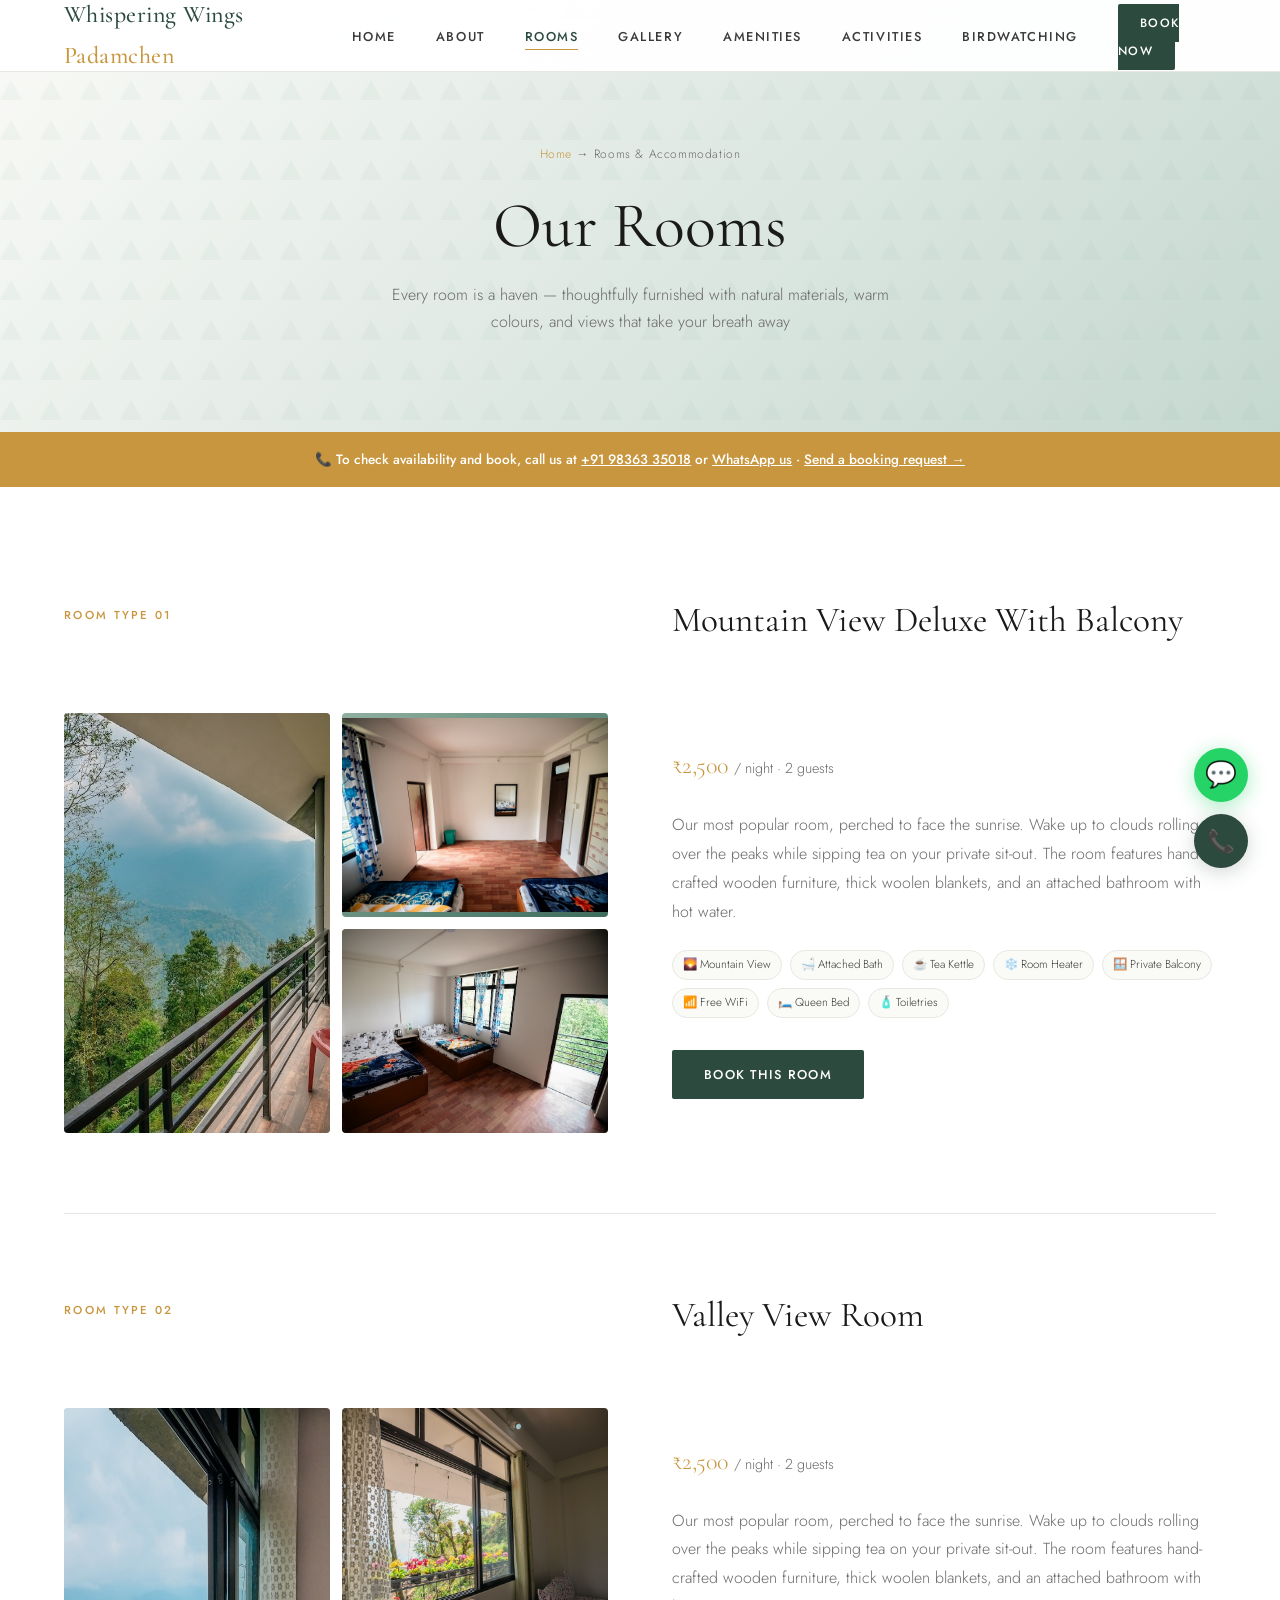
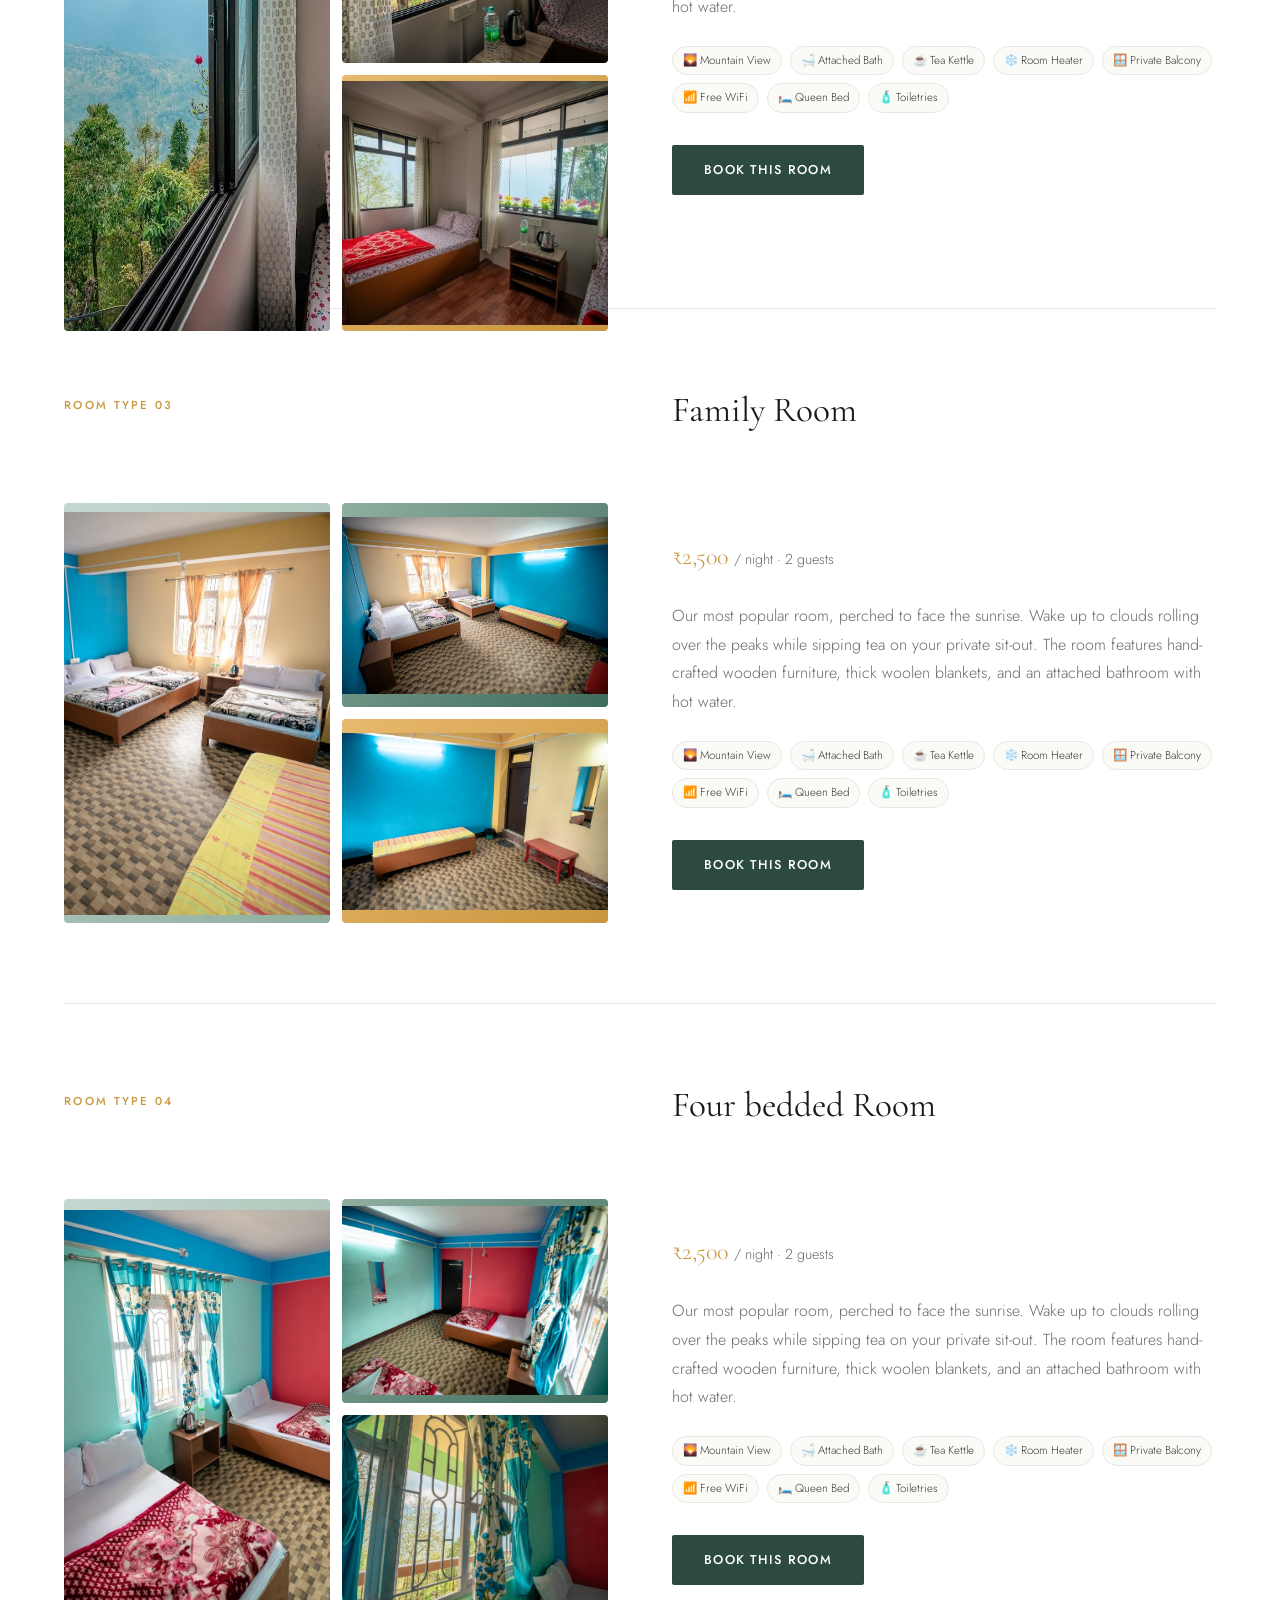
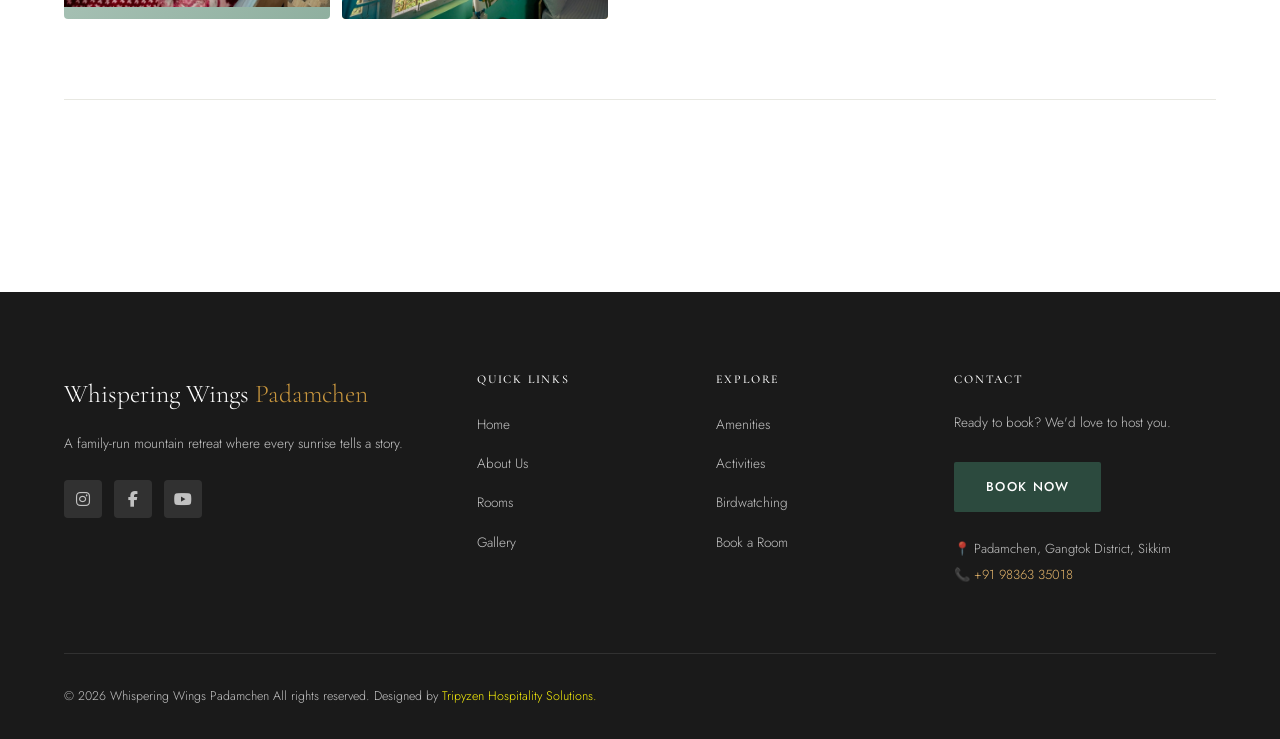
<file: rooms.html>
<!DOCTYPE html>
<html lang="en">
<head>
  <meta charset="UTF-8" />
  <meta name="viewport" content="width=device-width, initial-scale=1.0" />
  <title>Rooms & Accommodation — Whispering Wings Padamchen</title>
  <meta name="description" content="Explore our cozy mountain rooms — from romantic garden cottages to spacious family suites with panoramic views." />
  <link rel="stylesheet" href="css/style.css" />
  <link rel="stylesheet" href="https://cdnjs.cloudflare.com/ajax/libs/font-awesome/6.5.2/css/all.min.css">
  <link rel="icon" href="data:image/svg+xml,<svg xmlns='http://www.w3.org/2000/svg' viewBox='0 0 100 100'><text y='.9em' font-size='90'>🌿</text></svg>" />
</head>
<body>

<nav class="nav" id="main-nav">
  <a href="index.html" class="nav-logo">Whispering Wings <span>Padamchen</span></a>
  <ul class="nav-links">
    <li><a href="index.html">Home</a></li><li><a href="about.html">About</a></li>
    <li><a href="rooms.html">Rooms</a></li><li><a href="gallery.html">Gallery</a></li>
    <li><a href="amenities.html">Amenities</a></li>
    <!-- <li><a href="reviews.html">Reviews</a></li> -->
    <li><a href="activities.html">Activities</a></li>
    <li><a href="birdwatching.html">Birdwatching</a></li>
    <li><a href="contact.html" class="nav-cta">Book Now</a></li>
  </ul>
  <div class="hamburger" id="hamburger"><span></span><span></span><span></span></div>
</nav>
<div class="mobile-menu" id="mobile-menu">
  <a href="index.html">Home</a><a href="about.html">About</a><a href="rooms.html">Rooms</a>
  <a href="gallery.html">Gallery</a><a href="amenities.html">Amenities</a>
  <!-- <a href="reviews.html">Reviews</a> -->
  <a href="activities.html">Activities</a>
  <a href="birdwatching.html">Birdwatching</a>
  <a href="contact.html" class="mobile-cta">Book Now</a>
</div>

<section class="page-hero-section">
  <div class="breadcrumb"><a href="index.html">Home</a> → Rooms & Accommodation</div>
  <h1>Our Rooms</h1>
  <p>Every room is a haven — thoughtfully furnished with natural materials, warm colours, and views that take your breath away</p>
</section>

<!-- BOOKING NOTE -->
<div style="background:var(--gold); padding:1rem 5%; text-align:center;">
  <p style="color:white; font-size:0.85rem; font-weight:500;">
    📞 To check availability and book, call us at <a href="tel:+919836335018" style="color:white; text-decoration:underline;">+91 98363 35018</a> or 
    <a href="https://wa.me/919836335018" style="color:white; text-decoration:underline;">WhatsApp us</a> · 
    <a href="contact.html" style="color:white; text-decoration:underline;">Send a booking request →</a>
  </p>
</div>

<!-- ALL ROOMS -->
<section class="section">
  <div class="container">
    <!-- ROOM 1 -->
    <div style="display:grid; grid-template-columns:1fr 1fr; gap:4rem; align-items:center; margin-bottom:5rem; padding-bottom:5rem; border-bottom:1px solid var(--border);" class="room-row reveal">
        <span class="section-eyebrow">Room Type 01</span>
        <h2 style="font-size:2.2rem;margin-bottom:0.5rem;">Mountain View Deluxe With Balcony</h2>

      <div style="display:grid; grid-template-columns:1fr 1fr; gap:0.75rem; height:420px;">
        <div style="border-radius:4px;overflow:hidden;background:linear-gradient(135deg,var(--sage-light),var(--sage));display:flex;flex-direction:column;align-items:center;justify-content:center;gap:0.5rem;color:var(--forest);">
          <!-- <span style="font-size:2.5rem;opacity:0.5;">🛏️</span><p style="font-size:0.72rem;opacity:0.5;">MAIN ROOM PHOTO</p> -->
          <img src="images/DSC_1770_small_cropped.jpg" />
        </div>
        <div style="display:flex; flex-direction:column; gap:0.75rem;">
          <div style="flex:1;border-radius:4px;overflow:hidden;background:linear-gradient(135deg,var(--sage),var(--forest-light));display:flex;flex-direction:column;align-items:center;justify-content:center;gap:0.4rem;color:white;">
            <!-- <span style="font-size:1.5rem;opacity:0.5;">🌄</span><p style="font-size:0.65rem;opacity:0.5;">VIEW PHOTO</p> -->
            <img src="images/DSC_1758_small.jpg" />
          </div>
          <div style="flex:1;border-radius:4px;overflow:hidden;background:linear-gradient(135deg,var(--gold-light),var(--gold));display:flex;flex-direction:column;align-items:center;justify-content:center;gap:0.4rem;color:white;">
            <!-- <span style="font-size:1.5rem;opacity:0.5;">🛁</span><p style="font-size:0.65rem;opacity:0.5;">BATHROOM PHOTO</p> -->
            <img src="images/DSC_1753_small.jpg" />
          </div>
        </div>
      </div>
      <div>

        <p style="font-size:1.5rem;font-family:'Cormorant Garamond',serif;color:var(--gold);margin-bottom:1.5rem;">₹2,500 <span style="font-size:0.9rem;font-family:'Jost',sans-serif;color:var(--text-light);">/ night · 2 guests</span></p>
        <p style="color:var(--text-light);margin-bottom:1.5rem;line-height:1.8;">Our most popular room, perched to face the sunrise. Wake up to clouds rolling over the peaks while sipping tea on your private sit-out. The room features hand-crafted wooden furniture, thick woolen blankets, and an attached bathroom with hot water.</p>
        <div class="room-amenities" style="margin-bottom:2rem;">
          <span>🌄 Mountain View</span><span>🛁 Attached Bath</span><span>☕ Tea Kettle</span>
          <span>❄️ Room Heater</span><span>🪟 Private Balcony</span><span>📶 Free WiFi</span>
          <span>🛏️ Queen Bed</span><span>🧴 Toiletries</span>
        </div>
        <a href="contact.html" class="btn-primary">Book This Room</a>
      </div>
    </div>

    <!-- ROOM 2 -->
    <div style="display:grid; grid-template-columns:1fr 1fr; gap:4rem; align-items:center; margin-bottom:5rem; padding-bottom:5rem; border-bottom:1px solid var(--border);" class="room-row reveal">
        <span class="section-eyebrow">Room Type 02</span>
        <h2 style="font-size:2.2rem;margin-bottom:0.5rem;">Valley View Room</h2>

      <div style="display:grid; grid-template-columns:1fr 1fr; gap:0.75rem; height:420px;">
        <div style="border-radius:4px;overflow:hidden;background:linear-gradient(135deg,var(--sage-light),var(--sage));display:flex;flex-direction:column;align-items:center;justify-content:center;gap:0.5rem;color:var(--forest);">
          <!-- <span style="font-size:2.5rem;opacity:0.5;">🛏️</span><p style="font-size:0.72rem;opacity:0.5;">MAIN ROOM PHOTO</p> -->
          <img src="images/VALLEY VIEW FROM BED_small.jpg" />
        </div>
        <div style="display:flex; flex-direction:column; gap:0.75rem;">
          <div style="flex:1;border-radius:4px;overflow:hidden;background:linear-gradient(135deg,var(--sage),var(--forest-light));display:flex;flex-direction:column;align-items:center;justify-content:center;gap:0.4rem;color:white;">
            <!-- <span style="font-size:1.5rem;opacity:0.5;">🌄</span><p style="font-size:0.65rem;opacity:0.5;">VIEW PHOTO</p> -->
            <img src="images/BALCONY_VIEW_small.jpg" />
          </div>
          <div style="flex:1;border-radius:4px;overflow:hidden;background:linear-gradient(135deg,var(--gold-light),var(--gold));display:flex;flex-direction:column;align-items:center;justify-content:center;gap:0.4rem;color:white;">
            <!-- <span style="font-size:1.5rem;opacity:0.5;">🛁</span><p style="font-size:0.65rem;opacity:0.5;">BATHROOM PHOTO</p> -->
            <img src="images/DSC_1723_small_cropped.jpg" />
          </div>
        </div>
      </div>
      <div>

        <p style="font-size:1.5rem;font-family:'Cormorant Garamond',serif;color:var(--gold);margin-bottom:1.5rem;">₹2,500 <span style="font-size:0.9rem;font-family:'Jost',sans-serif;color:var(--text-light);">/ night · 2 guests</span></p>
        <p style="color:var(--text-light);margin-bottom:1.5rem;line-height:1.8;">Our most popular room, perched to face the sunrise. Wake up to clouds rolling over the peaks while sipping tea on your private sit-out. The room features hand-crafted wooden furniture, thick woolen blankets, and an attached bathroom with hot water.</p>
        <div class="room-amenities" style="margin-bottom:2rem;">
          <span>🌄 Mountain View</span><span>🛁 Attached Bath</span><span>☕ Tea Kettle</span>
          <span>❄️ Room Heater</span><span>🪟 Private Balcony</span><span>📶 Free WiFi</span>
          <span>🛏️ Queen Bed</span><span>🧴 Toiletries</span>
        </div>
        <a href="contact.html" class="btn-primary">Book This Room</a>
      </div>
    </div>

    <!-- ROOM 3 -->
    <div style="display:grid; grid-template-columns:1fr 1fr; gap:4rem; align-items:center; margin-bottom:5rem; padding-bottom:5rem; border-bottom:1px solid var(--border);" class="room-row reveal">
        <span class="section-eyebrow">Room Type 03</span>
        <h2 style="font-size:2.2rem;margin-bottom:0.5rem;">Family Room</h2>

      <div style="display:grid; grid-template-columns:1fr 1fr; gap:0.75rem; height:420px;">
        <div style="border-radius:4px;overflow:hidden;background:linear-gradient(135deg,var(--sage-light),var(--sage));display:flex;flex-direction:column;align-items:center;justify-content:center;gap:0.5rem;color:var(--forest);">
          <!-- <span style="font-size:2.5rem;opacity:0.5;">🛏️</span><p style="font-size:0.72rem;opacity:0.5;">MAIN ROOM PHOTO</p> -->
          <img src="images/DSC_1642_small_cropped.jpg" />
        </div>
        <div style="display:flex; flex-direction:column; gap:0.75rem;">
          <div style="flex:1;border-radius:4px;overflow:hidden;background:linear-gradient(135deg,var(--sage),var(--forest-light));display:flex;flex-direction:column;align-items:center;justify-content:center;gap:0.4rem;color:white;">
            <!-- <span style="font-size:1.5rem;opacity:0.5;">🌄</span><p style="font-size:0.65rem;opacity:0.5;">VIEW PHOTO</p> -->
            <img src="images/DSC_1641_small.jpg" />
          </div>
          <div style="flex:1;border-radius:4px;overflow:hidden;background:linear-gradient(135deg,var(--gold-light),var(--gold));display:flex;flex-direction:column;align-items:center;justify-content:center;gap:0.4rem;color:white;">
            <!-- <span style="font-size:1.5rem;opacity:0.5;">🛁</span><p style="font-size:0.65rem;opacity:0.5;">BATHROOM PHOTO</p> -->
            <img src="images/DSC_1650_small.jpg" />
          </div>
        </div>
      </div>
      <div>

        <p style="font-size:1.5rem;font-family:'Cormorant Garamond',serif;color:var(--gold);margin-bottom:1.5rem;">₹2,500 <span style="font-size:0.9rem;font-family:'Jost',sans-serif;color:var(--text-light);">/ night · 2 guests</span></p>
        <p style="color:var(--text-light);margin-bottom:1.5rem;line-height:1.8;">Our most popular room, perched to face the sunrise. Wake up to clouds rolling over the peaks while sipping tea on your private sit-out. The room features hand-crafted wooden furniture, thick woolen blankets, and an attached bathroom with hot water.</p>
        <div class="room-amenities" style="margin-bottom:2rem;">
          <span>🌄 Mountain View</span><span>🛁 Attached Bath</span><span>☕ Tea Kettle</span>
          <span>❄️ Room Heater</span><span>🪟 Private Balcony</span><span>📶 Free WiFi</span>
          <span>🛏️ Queen Bed</span><span>🧴 Toiletries</span>
        </div>
        <a href="contact.html" class="btn-primary">Book This Room</a>
      </div>
    </div>


    <!-- ROOM 4 -->
    <div style="display:grid; grid-template-columns:1fr 1fr; gap:4rem; align-items:center; margin-bottom:5rem; padding-bottom:5rem; border-bottom:1px solid var(--border);" class="room-row reveal">
        <span class="section-eyebrow">Room Type 04</span>
        <h2 style="font-size:2.2rem;margin-bottom:0.5rem;">Four bedded Room</h2>

      <div style="display:grid; grid-template-columns:1fr 1fr; gap:0.75rem; height:420px;">
        <div style="border-radius:4px;overflow:hidden;background:linear-gradient(135deg,var(--sage-light),var(--sage));display:flex;flex-direction:column;align-items:center;justify-content:center;gap:0.5rem;color:var(--forest);">
          <!-- <span style="font-size:2.5rem;opacity:0.5;">🛏️</span><p style="font-size:0.72rem;opacity:0.5;">MAIN ROOM PHOTO</p> -->
          <img src="images/DSC_1625_small_cropped.jpg" />
        </div>
        <div style="display:flex; flex-direction:column; gap:0.75rem;">
          <div style="flex:1;border-radius:4px;overflow:hidden;background:linear-gradient(135deg,var(--sage),var(--forest-light));display:flex;flex-direction:column;align-items:center;justify-content:center;gap:0.4rem;color:white;">
            <!-- <span style="font-size:1.5rem;opacity:0.5;">🌄</span><p style="font-size:0.65rem;opacity:0.5;">VIEW PHOTO</p> -->
            <img src="images/DSC_1630_small.jpg" />
          </div>
          <div style="flex:1;border-radius:4px;overflow:hidden;background:linear-gradient(135deg,var(--gold-light),var(--gold));display:flex;flex-direction:column;align-items:center;justify-content:center;gap:0.4rem;color:white;">
            <!-- <span style="font-size:1.5rem;opacity:0.5;">🛁</span><p style="font-size:0.65rem;opacity:0.5;">BATHROOM PHOTO</p> -->
            <img src="images/VALLEY VIEW FROM ROOM_small.jpg" />
          </div>
        </div>
      </div>
      <div>

        <p style="font-size:1.5rem;font-family:'Cormorant Garamond',serif;color:var(--gold);margin-bottom:1.5rem;">₹2,500 <span style="font-size:0.9rem;font-family:'Jost',sans-serif;color:var(--text-light);">/ night · 2 guests</span></p>
        <p style="color:var(--text-light);margin-bottom:1.5rem;line-height:1.8;">Our most popular room, perched to face the sunrise. Wake up to clouds rolling over the peaks while sipping tea on your private sit-out. The room features hand-crafted wooden furniture, thick woolen blankets, and an attached bathroom with hot water.</p>
        <div class="room-amenities" style="margin-bottom:2rem;">
          <span>🌄 Mountain View</span><span>🛁 Attached Bath</span><span>☕ Tea Kettle</span>
          <span>❄️ Room Heater</span><span>🪟 Private Balcony</span><span>📶 Free WiFi</span>
          <span>🛏️ Queen Bed</span><span>🧴 Toiletries</span>
        </div>
        <a href="contact.html" class="btn-primary">Book This Room</a>
      </div>
    </div>

  </div>
</section>

<footer>
  <div class="footer-grid">
    <div class="footer-brand">
      <div class="logo">Whispering Wings <span>Padamchen</span></div>
      <p>A family-run mountain retreat where every sunrise tells a story.</p>
      <div class="social-links">
        <a href="https://instagram.com/whisperingwingspadamchen"
           target="_blank"
           rel="noopener noreferrer"
           class="social-link"
           aria-label="Instagram">
          <i class="fa-brands fa-instagram"></i>
        </a>
      
        <a href="https://www.facebook.com/profile.php?id=61590148835996"
           target="_blank"
           rel="noopener noreferrer"
           class="social-link"
           aria-label="Facebook">
          <i class="fa-brands fa-facebook-f"></i>
        </a>
      
        <a href="https://youtube.com/@whisperingwingspadamchen"
           target="_blank"
           rel="noopener noreferrer"
           class="social-link"
           aria-label="YouTube">
          <i class="fa-brands fa-youtube"></i>
        </a>
      </div>
    </div>
    <div class="footer-col"><h4>Quick Links</h4><ul><li><a href="index.html">Home</a></li><li><a href="about.html">About Us</a></li><li><a href="rooms.html">Rooms</a></li><li><a href="gallery.html">Gallery</a></li></ul></div>
    <div class="footer-col"><h4>Explore</h4><ul>
      <!-- <li><a href="reviews.html">Reviews</a></li> -->
      <li><a href="amenities.html">Amenities</a></li>
      <li><a href="activities.html">Activities</a></li>
      <li><a href="birdwatching.html">Birdwatching</a></li>
      <li><a href="contact.html">Book a Room</a></li></ul></div>
    <div class="footer-col footer-newsletter"><h4>Contact</h4><p>Ready to book? We'd love to host you.</p><a href="contact.html" class="btn-primary" style="display:inline-block;margin-top:0.5rem;">Book Now</a><div style="margin-top:1.5rem;font-size:0.82rem;line-height:2;"><div>📍 Padamchen, Gangtok District, Sikkim</div><div>📞 <a href="tel:+919836335018" style="color:var(--gold-light);">+91 98363 35018</a></div></div></div>
  </div>
  <div class="footer-bottom"><p>© 2026 Whispering Wings Padamchen All rights reserved. Designed by <a href="mailto:tripyzen@gmail.com" style="color:#faf20a;">Tripyzen Hospitality Solutions.</a> </p>
    <!-- <div class="footer-bottom-links"><a href="#">Privacy Policy</a><a href="#">Terms of Stay</a></div> -->
  </div>
</footer>
<div class="float-actions"><a href="https://wa.me/919836335018" class="float-wa" target="_blank">💬</a><a href="tel:+919836335018" class="float-call">📞</a></div>
<script src="js/main.js"></script>
</body>
</html>
</file>
<file: css/style.css>
@import url('https://fonts.googleapis.com/css2?family=Cormorant+Garamond:ital,wght@0,300;0,400;0,500;0,600;1,300;1,400&family=Jost:wght@300;400;500;600&display=swap');

:root {
  --cream: #FAFAF7;
  --white: #FFFFFF;
  --forest: #2C4A3E;
  --forest-light: #3D6B5C;
  --gold: #C8963E;
  --gold-light: #E8B86D;
  --sage: #8FAF9F;
  --sage-light: #C5D8D0;
  --charcoal: #1A1A1A;
  --text: #3A3A3A;
  --text-light: #6A6A6A;
  --border: #E8E8E2;
  --shadow: rgba(44,74,62,0.12);
  --shadow-deep: rgba(44,74,62,0.22);
}

*, *::before, *::after { box-sizing: border-box; margin: 0; padding: 0; }

html { scroll-behavior: smooth; }

body {
  font-family: 'Jost', sans-serif;
  font-weight: 300;
  color: var(--text);
  background: var(--white);
  line-height: 1.7;
  overflow-x: hidden;
}

h1, h2, h3, h4 {
  font-family: 'Cormorant Garamond', serif;
  font-weight: 400;
  line-height: 1.2;
  color: var(--charcoal);
}

a { text-decoration: none; color: inherit; }
img { max-width: 100%; display: block; }
ul { list-style: none; }

/* ── NAV ── */
.nav {
  position: fixed; top: 0; left: 0; right: 0; z-index: 1000;
  padding: 0 5%;
  background: rgba(255,255,255,0.95);
  backdrop-filter: blur(12px);
  border-bottom: 1px solid var(--border);
  display: flex; align-items: center; justify-content: space-between;
  height: 72px;
  transition: box-shadow 0.3s;
}
.nav.scrolled { box-shadow: 0 4px 32px var(--shadow); }

.nav-logo {
  font-family: 'Cormorant Garamond', serif;
  font-size: 1.5rem;
  font-weight: 500;
  color: var(--forest);
  letter-spacing: 0.02em;
}
.nav-logo span { color: var(--gold); }

.nav-links {
  display: flex; gap: 2.5rem; align-items: center;
}
.nav-links a {
  font-size: 0.8rem;
  font-weight: 500;
  letter-spacing: 0.12em;
  text-transform: uppercase;
  color: var(--text);
  transition: color 0.2s;
  position: relative;
}
.nav-links a::after {
  content: ''; position: absolute; bottom: -4px; left: 0; right: 0;
  height: 1px; background: var(--gold);
  transform: scaleX(0); transition: transform 0.3s;
}
.nav-links a:hover { color: var(--forest); }
.nav-links a:hover::after { transform: scaleX(1); }
.nav-links a.active { color: var(--forest); }
.nav-links a.active::after { transform: scaleX(1); }

.nav-cta {
  background: var(--forest);
  color: var(--white) !important;
  padding: 10px 22px;
  border-radius: 2px;
  font-size: 0.75rem !important;
  letter-spacing: 0.1em;
  transition: background 0.2s !important;
}
.nav-cta:hover { background: var(--forest-light) !important; }
.nav-cta::after { display: none !important; }

.hamburger {
  display: none; flex-direction: column; gap: 5px;
  cursor: pointer; padding: 4px;
}
.hamburger span {
  width: 24px; height: 1.5px; background: var(--charcoal);
  transition: all 0.3s;
}
.hamburger.open span:nth-child(1) { transform: rotate(45deg) translate(4.5px, 4.5px); }
.hamburger.open span:nth-child(2) { opacity: 0; }
.hamburger.open span:nth-child(3) { transform: rotate(-45deg) translate(4.5px, -4.5px); }

.mobile-menu {
  display: none; position: fixed; top: 72px; left: 0; right: 0; bottom: 0;
  background: var(--white); z-index: 999;
  flex-direction: column; align-items: center; justify-content: flex-start; gap: 2rem;
  padding: 3rem 2rem 2rem;
  overflow-y: auto;
}
.mobile-menu.open { display: flex; }
.mobile-menu a {
  font-family: 'Cormorant Garamond', serif;
  font-size: 2rem; color: var(--charcoal);
  transition: color 0.2s;
}
.mobile-menu a:hover { color: var(--forest); }
.mobile-menu .mobile-cta {
  background: var(--forest); color: var(--white) !important;
  padding: 14px 40px; border-radius: 2px;
  font-family: 'Jost', sans-serif !important;
  font-size: 0.85rem !important;
  letter-spacing: 0.1em;
}

/* ── HERO ── */
.hero {
  min-height: 100vh;
  display: grid;
  grid-template-columns: 1fr 1fr;
  padding-top: 72px;
}
.hero-content {
  display: flex; flex-direction: column; justify-content: center;
  padding: 6% 8% 6% 10%;
  background: var(--cream);
}
.hero-eyebrow {
  font-size: 0.72rem; font-weight: 500; letter-spacing: 0.2em;
  text-transform: uppercase; color: var(--gold);
  margin-bottom: 1.5rem;
}
.hero-title {
  font-size: clamp(2.8rem, 4.5vw, 5rem);
  line-height: 1.05;
  color: var(--charcoal);
  margin-bottom: 1.5rem;
}
.hero-title em { color: var(--forest); font-style: italic; }
.hero-subtitle {
  font-size: 1rem; color: var(--text-light);
  max-width: 420px; margin-bottom: 3rem;
  line-height: 1.8;
}
.hero-actions { display: flex; gap: 1rem; flex-wrap: wrap; align-items: center; }

.btn-primary {
  background: var(--forest);
  color: var(--white);
  padding: 14px 32px;
  border-radius: 2px;
  font-size: 0.8rem;
  font-weight: 500;
  letter-spacing: 0.1em;
  text-transform: uppercase;
  transition: all 0.3s;
  display: inline-block;
  border: none; cursor: pointer;
}
.btn-primary:hover { background: var(--forest-light); transform: translateY(-2px); box-shadow: 0 8px 24px var(--shadow-deep); }

.btn-outline {
  border: 1px solid var(--forest);
  color: var(--forest);
  padding: 13px 32px;
  border-radius: 2px;
  font-size: 0.8rem;
  font-weight: 500;
  letter-spacing: 0.1em;
  text-transform: uppercase;
  transition: all 0.3s;
  display: inline-block;
}
.btn-outline:hover { background: var(--forest); color: var(--white); }

.hero-stats {
  display: flex; gap: 2.5rem; margin-top: 3.5rem;
  padding-top: 2.5rem; border-top: 1px solid var(--border);
}
.hero-stat-num {
  font-family: 'Cormorant Garamond', serif;
  font-size: 2.2rem; color: var(--forest); display: block;
}
.hero-stat-label { font-size: 0.72rem; letter-spacing: 0.12em; text-transform: uppercase; color: var(--text-light); }

.hero-visual {
  position: relative; overflow: hidden;
}
.hero-img-main {
  width: 100%; height: 100%;
  object-fit: cover;
}
.hero-img-placeholder {
  width: 100%; height: 100%; min-height: 600px;
  background: linear-gradient(135deg, var(--sage-light) 0%, var(--sage) 100%);
  display: flex; flex-direction: column; align-items: center; justify-content: center;
  gap: 1rem; color: var(--forest);
}
.hero-img-placeholder .ph-icon { font-size: 3.5rem; opacity: 0.5; }
.hero-img-placeholder p { font-size: 0.85rem; opacity: 0.6; letter-spacing: 0.1em; }

.hero-badge {
  position: absolute; bottom: 2rem; left: 2rem;
  background: rgba(255,255,255,0.95);
  backdrop-filter: blur(8px);
  padding: 1rem 1.5rem;
  border-radius: 4px;
  box-shadow: 0 8px 32px var(--shadow);
  display: flex; align-items: center; gap: 1rem;
}
.hero-badge-icon { font-size: 1.8rem; }
.hero-badge-text strong { display: block; font-size: 0.85rem; color: var(--charcoal); }
.hero-badge-text span { font-size: 0.75rem; color: var(--text-light); }

/* ── SECTIONS GENERAL ── */
.section { padding: 7rem 5%; }
.section-sm { padding: 4rem 5%; }
.section-alt { background: var(--cream); }
.container { max-width: 1200px; margin: 0 auto; }

.section-header { text-align: center; margin-bottom: 4.5rem; }
.section-eyebrow {
  font-size: 0.72rem; font-weight: 500; letter-spacing: 0.2em;
  text-transform: uppercase; color: var(--gold);
  margin-bottom: 1rem; display: block;
}
.section-title { font-size: clamp(2rem, 3.5vw, 3rem); margin-bottom: 1rem; }
.section-subtitle { font-size: 1rem; color: var(--text-light); max-width: 520px; margin: 0 auto; }

/* ── FEATURES STRIP ── */
.features-strip {
  background: var(--forest);
  padding: 3rem 5%;
}
.features-grid {
  max-width: 1200px; margin: 0 auto;
  display: grid; grid-template-columns: repeat(4, 1fr); gap: 2rem;
}
.feature-item { text-align: center; color: var(--white); }
.feature-item .f-icon { font-size: 2rem; margin-bottom: 0.75rem; opacity: 0.85; }
.feature-item strong { display: block; font-size: 0.95rem; font-weight: 500; margin-bottom: 0.3rem; }
.feature-item span { font-size: 0.78rem; opacity: 0.65; }

/* ── ROOMS ── */
.rooms-grid {
  display: grid; grid-template-columns: repeat(3, 1fr); gap: 2rem;
  max-width: 1200px; margin: 0 auto;
}
.room-card {
  border: 1px solid var(--border); border-radius: 4px; overflow: hidden;
  transition: all 0.4s; background: var(--white);
}
.room-card:hover { transform: translateY(-6px); box-shadow: 0 16px 48px var(--shadow-deep); }

.room-img {
  height: 240px; overflow: hidden; position: relative;
}
.room-img img { width: 100%; height: 100%; object-fit: cover; transition: transform 0.6s; }
.room-card:hover .room-img img { transform: scale(1.05); }

.room-placeholder {
  width: 100%; height: 100%;
  background: linear-gradient(135deg, var(--sage-light), var(--sage));
  display: flex; flex-direction: column; align-items: center; justify-content: center;
  gap: 0.5rem; color: var(--forest);
}
.room-placeholder .ph-icon { font-size: 2.5rem; opacity: 0.5; }
.room-placeholder p { font-size: 0.78rem; opacity: 0.55; letter-spacing: 0.08em; }

.room-tag {
  position: absolute; top: 1rem; right: 1rem;
  background: var(--gold); color: var(--white);
  padding: 4px 12px; border-radius: 2px;
  font-size: 0.7rem; font-weight: 500; letter-spacing: 0.1em; text-transform: uppercase;
}

.room-info { padding: 1.75rem; }
.room-info h3 { font-size: 1.5rem; margin-bottom: 0.5rem; }
.room-info .room-price {
  font-size: 0.8rem; color: var(--gold); font-weight: 500;
  letter-spacing: 0.08em; margin-bottom: 1rem;
}
.room-info p { font-size: 0.88rem; color: var(--text-light); margin-bottom: 1.25rem; line-height: 1.7; }
.room-amenities { display: flex; flex-wrap: wrap; gap: 0.5rem; margin-bottom: 1.5rem; }
.room-amenities span {
  background: var(--cream); color: var(--text); font-size: 0.72rem;
  padding: 4px 10px; border-radius: 20px; border: 1px solid var(--border);
}

/* ── GALLERY ── */
.gallery-grid {
  display: grid;
  grid-template-columns: repeat(4, 1fr);
  grid-template-rows: repeat(3, 220px);
  gap: 0.75rem;
  max-width: 1200px; margin: 0 auto;
}
.gallery-item {
  overflow: hidden; border-radius: 4px; cursor: pointer;
  position: relative;
}
.gallery-item:nth-child(1) { grid-column: span 2; grid-row: span 2; }
.gallery-item:nth-child(6) { grid-column: span 2; }

.gallery-item img { width: 100%; height: 100%; object-fit: cover; transition: transform 0.5s; }
.gallery-item:hover img { transform: scale(1.06); }

.gallery-ph {
  width: 100%; height: 100%;
  background: linear-gradient(135deg, var(--sage-light), var(--sage));
  display: flex; flex-direction: column; align-items: center; justify-content: center;
  gap: 0.5rem; color: var(--forest); transition: transform 0.5s;
}
.gallery-item:hover .gallery-ph { transform: scale(1.06); }
.gallery-ph .ph-icon { font-size: 2rem; opacity: 0.45; }
.gallery-ph p { font-size: 0.72rem; opacity: 0.5; letter-spacing: 0.06em; }

.gallery-overlay {
  position: absolute; inset: 0;
  background: rgba(44,74,62,0);
  display: flex; align-items: center; justify-content: center;
  transition: background 0.3s;
}
.gallery-item:hover .gallery-overlay { background: rgba(44,74,62,0.35); }
.gallery-overlay-icon {
  color: white; font-size: 2rem; opacity: 0;
  transition: opacity 0.3s;
}
.gallery-item:hover .gallery-overlay-icon { opacity: 1; }

/* lightbox */
.lightbox {
  display: none; position: fixed; inset: 0; z-index: 9999;
  background: rgba(0,0,0,0.92);
  align-items: center; justify-content: center;
}
.lightbox.open { display: flex; }
.lightbox-content { position: relative; max-width: 90vw; max-height: 85vh; }
.lightbox-content img { max-width: 90vw; max-height: 85vh; object-fit: contain; border-radius: 4px; }
.lightbox-close {
  position: fixed; top: 1.5rem; right: 1.5rem;
  color: white; font-size: 2rem; cursor: pointer; opacity: 0.7; transition: opacity 0.2s;
  background: none; border: none;
}
.lightbox-close:hover { opacity: 1; }
.lightbox-ph {
  width: 600px; max-width: 90vw; height: 400px;
  background: var(--sage); border-radius: 4px;
  display: flex; flex-direction: column; align-items: center; justify-content: center;
  gap: 1rem; color: var(--forest);
}

/* ── AMENITIES ── */
.amenities-grid {
  display: grid; grid-template-columns: repeat(3, 1fr); gap: 2rem;
  max-width: 1200px; margin: 0 auto;
}
.amenity-card {
  padding: 2.5rem;
  border: 1px solid var(--border);
  border-radius: 4px;
  transition: all 0.3s;
  background: var(--white);
}
.amenity-card:hover { border-color: var(--sage); box-shadow: 0 8px 32px var(--shadow); }
.amenity-icon { font-size: 2.5rem; margin-bottom: 1.25rem; }
.amenity-card h3 { font-size: 1.35rem; margin-bottom: 0.75rem; }
.amenity-card p { font-size: 0.87rem; color: var(--text-light); line-height: 1.7; }
.amenity-list { margin-top: 1rem; display: flex; flex-direction: column; gap: 0.4rem; }
.amenity-list li { font-size: 0.82rem; color: var(--text-light); padding-left: 1rem; position: relative; }
.amenity-list li::before { content: '—'; position: absolute; left: 0; color: var(--gold); }

/* ── THINGS TO DO ── */
.things-grid {
  display: grid; grid-template-columns: repeat(4, 1fr); gap: 1.5rem;
  max-width: 1200px; margin: 0 auto;
}
.thing-card {
  border-radius: 4px; overflow: hidden; position: relative;
  height: 320px; cursor: pointer;
}
.thing-img-ph {
  width: 100%; height: 100%;
  background: linear-gradient(180deg, var(--sage-light) 0%, var(--forest) 100%);
  display: flex; flex-direction: column; align-items: center; justify-content: center;
  gap: 0.5rem;
}
.thing-img-ph .ph-icon { font-size: 2.5rem; opacity: 0.6; color: white; }

.thing-overlay {
  position: absolute; inset: 0;
  background: linear-gradient(to top, rgba(26,26,26,0.85) 0%, transparent 50%);
  display: flex; flex-direction: column; justify-content: flex-end;
  padding: 1.5rem;
  transition: background 0.3s;
}
.thing-card:hover .thing-overlay { background: linear-gradient(to top, rgba(26,26,26,0.9) 0%, rgba(26,26,26,0.2) 100%); }
.thing-overlay h3 { color: white; font-size: 1.2rem; margin-bottom: 0.3rem; }
.thing-overlay p { color: rgba(255,255,255,0.7); font-size: 0.8rem; }

/* ── ABOUT ── */
.about-grid {
  display: grid; grid-template-columns: 1fr 1fr; gap: 6rem; align-items: center;
  max-width: 1200px; margin: 0 auto;
}
.about-visual { position: relative; }
.about-img-main {
  width: 100%; height: 500px; object-fit: cover; border-radius: 4px;
}
.about-img-ph {
  width: 100%; height: 500px; border-radius: 4px;
  background: linear-gradient(135deg, var(--sage-light), var(--sage));
  display: flex; flex-direction: column; align-items: center; justify-content: center;
  gap: 1rem; color: var(--forest);
}
.about-img-ph .ph-icon { font-size: 4rem; opacity: 0.4; }
.about-img-ph p { font-size: 0.85rem; opacity: 0.55; letter-spacing: 0.08em; }

.about-accent {
  position: absolute; bottom: -2rem; right: -2rem;
  width: 200px; height: 200px; border-radius: 4px; overflow: hidden;
  border: 6px solid var(--white);
  box-shadow: 0 8px 32px var(--shadow);
}
.about-accent-ph {
  width: 100%; height: 100%;
  background: linear-gradient(135deg, var(--forest), var(--forest-light));
  display: flex; flex-direction: column; align-items: center; justify-content: center;
  gap: 0.5rem; color: rgba(255,255,255,0.6);
}
.about-accent-ph .ph-icon { font-size: 2rem; }
.about-accent-ph p { font-size: 0.65rem; letter-spacing: 0.06em; }

.about-content h2 { font-size: clamp(2rem, 3vw, 2.8rem); margin-bottom: 1.5rem; }
.about-content p { font-size: 0.95rem; color: var(--text-light); margin-bottom: 1.5rem; line-height: 1.8; }
.about-values { display: flex; flex-direction: column; gap: 1rem; margin-top: 2rem; }
.about-value {
  display: flex; align-items: flex-start; gap: 1rem;
  padding: 1rem; background: var(--cream); border-radius: 4px;
}
.about-value-icon { font-size: 1.5rem; flex-shrink: 0; }
.about-value strong { display: block; font-size: 0.85rem; font-weight: 500; margin-bottom: 0.2rem; }
.about-value span { font-size: 0.8rem; color: var(--text-light); }

/* ── REVIEWS ── */
.reviews-grid {
  display: grid; grid-template-columns: repeat(3, 1fr); gap: 2rem;
  max-width: 1200px; margin: 0 auto;
}
.review-card {
  padding: 2.5rem; border: 1px solid var(--border);
  border-radius: 4px; background: var(--white); position: relative;
  transition: all 0.3s;
}
.review-card:hover { box-shadow: 0 12px 40px var(--shadow); border-color: var(--sage-light); }
.review-card::before {
  content: '"';
  font-family: 'Cormorant Garamond', serif;
  font-size: 5rem; color: var(--sage-light);
  position: absolute; top: 0.5rem; left: 1.5rem;
  line-height: 1;
}
.stars { color: var(--gold); font-size: 0.9rem; margin-bottom: 1rem; margin-top: 0.5rem; }
.review-text { font-size: 0.9rem; color: var(--text); line-height: 1.8; margin-bottom: 1.5rem; font-style: italic; }
.review-author { display: flex; align-items: center; gap: 1rem; }
.reviewer-avatar {
  width: 44px; height: 44px; border-radius: 50%;
  background: var(--sage); display: flex; align-items: center; justify-content: center;
  font-family: 'Cormorant Garamond', serif; font-size: 1.2rem; color: var(--white); font-weight: 500;
}
.reviewer-name { font-size: 0.85rem; font-weight: 500; }
.reviewer-location { font-size: 0.75rem; color: var(--text-light); }

.rating-summary {
  background: var(--forest); color: var(--white);
  border-radius: 4px; padding: 3rem;
  display: flex; align-items: center; justify-content: center;
  flex-direction: column; text-align: center;
}
.rating-summary .big-num {
  font-family: 'Cormorant Garamond', serif;
  font-size: 5rem; line-height: 1;
  color: var(--gold);
}
.rating-summary .stars { color: var(--gold-light); font-size: 1.1rem; margin: 0.5rem 0; }
.rating-summary p { opacity: 0.75; font-size: 0.85rem; }

/* ── VIDEO SECTION ── */
.video-section { padding: 7rem 5%; background: var(--charcoal); }
.video-header { text-align: center; margin-bottom: 3rem; }
.video-header .section-eyebrow { color: var(--gold-light); }
.video-header .section-title { color: var(--white); }
.video-header .section-subtitle { color: rgba(255,255,255,0.55); }

.video-grid {
  display: grid; grid-template-columns: 2fr 1fr 1fr; gap: 1rem;
  max-width: 1200px; margin: 0 auto;
}
.video-item {
  position: relative; border-radius: 4px; overflow: hidden;
  cursor: pointer; background: rgba(255,255,255,0.05);
}
.video-item:first-child { grid-row: span 2; }

.video-thumb {
  width: 100%; aspect-ratio: 16/9;
  background: linear-gradient(135deg, #2a2a2a, #1a1a1a);
  display: flex; flex-direction: column; align-items: center; justify-content: center;
  gap: 0.75rem; position: relative;
}
.video-item:first-child .video-thumb { height: 100%; aspect-ratio: unset; min-height: 300px; }

.play-btn {
  width: 64px; height: 64px; border-radius: 50%;
  background: rgba(200,150,62,0.9);
  display: flex; align-items: center; justify-content: center;
  font-size: 1.5rem; transition: all 0.3s;
  box-shadow: 0 4px 20px rgba(200,150,62,0.4);
}
.video-item:hover .play-btn { background: var(--gold); transform: scale(1.1); }
.video-label { color: rgba(255,255,255,0.5); font-size: 0.75rem; letter-spacing: 0.1em; }
.video-title {
  position: absolute; bottom: 1rem; left: 1rem; right: 1rem;
  color: white; font-size: 0.85rem; font-weight: 500;
  background: rgba(0,0,0,0.5); padding: 0.5rem 0.75rem; border-radius: 2px;
}

/* ── CONTACT ── */
.contact-grid {
  display: grid; grid-template-columns: 1fr 1.4fr; gap: 5rem; align-items: start;
  max-width: 1200px; margin: 0 auto;
}
.contact-info h2 { font-size: clamp(1.8rem, 2.5vw, 2.5rem); margin-bottom: 1rem; }
.contact-info p { font-size: 0.9rem; color: var(--text-light); line-height: 1.8; margin-bottom: 2.5rem; }

.contact-details { display: flex; flex-direction: column; gap: 1.5rem; margin-bottom: 2.5rem; }
.contact-detail { display: flex; gap: 1rem; align-items: flex-start; }
.contact-detail-icon {
  width: 44px; height: 44px; border-radius: 4px;
  background: var(--forest); color: white;
  display: flex; align-items: center; justify-content: center;
  font-size: 1.1rem; flex-shrink: 0;
}
.contact-detail strong { display: block; font-size: 0.82rem; font-weight: 500; margin-bottom: 0.2rem; }
.contact-detail span { font-size: 0.85rem; color: var(--text-light); }
.contact-detail a { color: var(--forest); transition: color 0.2s; }
.contact-detail a:hover { color: var(--gold); }

.quick-actions { display: flex; gap: 1rem; flex-wrap: wrap; }
.wa-btn {
  background: #25D366; color: white;
  padding: 12px 24px; border-radius: 2px;
  font-size: 0.8rem; font-weight: 500; letter-spacing: 0.08em;
  display: flex; align-items: center; gap: 0.5rem;
  transition: all 0.3s;
}
.wa-btn:hover { background: #20b554; transform: translateY(-2px); }
.call-btn {
  background: var(--forest); color: white;
  padding: 12px 24px; border-radius: 2px;
  font-size: 0.8rem; font-weight: 500; letter-spacing: 0.08em;
  display: flex; align-items: center; gap: 0.5rem;
  transition: all 0.3s;
}
.call-btn:hover { background: var(--forest-light); transform: translateY(-2px); }

.contact-form-wrap {
  background: var(--cream); padding: 3rem;
  border-radius: 4px; border: 1px solid var(--border);
}
.contact-form-wrap h3 { font-size: 1.6rem; margin-bottom: 0.5rem; }
.contact-form-wrap > p { font-size: 0.85rem; color: var(--text-light); margin-bottom: 2rem; }

.form-row { display: grid; grid-template-columns: 1fr 1fr; gap: 1rem; }
.form-group { margin-bottom: 1.25rem; }
.form-group label {
  display: block; font-size: 0.75rem; font-weight: 500;
  letter-spacing: 0.1em; text-transform: uppercase;
  color: var(--text); margin-bottom: 0.5rem;
}
.form-group input, .form-group select, .form-group textarea {
  width: 100%; padding: 12px 16px;
  border: 1px solid var(--border); border-radius: 2px;
  background: var(--white); font-family: 'Jost', sans-serif;
  font-size: 0.88rem; color: var(--text);
  transition: border-color 0.2s;
  outline: none; -webkit-appearance: none;
}
.form-group input:focus, .form-group select:focus, .form-group textarea:focus {
  border-color: var(--forest);
}
.form-group textarea { resize: vertical; min-height: 110px; }
.form-success {
  display: none; background: var(--forest);
  color: white; padding: 1rem; border-radius: 2px;
  text-align: center; font-size: 0.88rem; margin-top: 1rem;
}

/* ── MAP ── */
.map-section { padding: 0; }
.map-placeholder {
  width: 100%; height: 400px;
  background: linear-gradient(135deg, #e8f0eb 0%, #c5d8d0 100%);
  display: flex; flex-direction: column; align-items: center; justify-content: center;
  gap: 1rem; color: var(--forest); cursor: pointer;
  position: relative; overflow: hidden;
}
.map-placeholder::before {
  content: ''; position: absolute; inset: 0;
  background: url("data:image/svg+xml,%3Csvg width='60' height='60' viewBox='0 0 60 60' xmlns='http://www.w3.org/2000/svg'%3E%3Cg fill='none' fill-rule='evenodd'%3E%3Cg fill='%238FAF9F' fill-opacity='0.15'%3E%3Cpath d='M36 34v-4h-2v4h-4v2h4v4h2v-4h4v-2h-4zm0-30V0h-2v4h-4v2h4v4h2V6h4V4h-4zM6 34v-4H4v4H0v2h4v4h2v-4h4v-2H6zM6 4V0H4v4H0v2h4v4h2V6h4V4H6z'/%3E%3C/g%3E%3C/g%3E%3C/svg%3E");
}
.map-pin-icon { font-size: 3rem; }
.map-placeholder h3 { font-size: 1.5rem; }
.map-placeholder p { font-size: 0.85rem; opacity: 0.65; }
.map-placeholder a { color: var(--forest); font-weight: 500; text-decoration: underline; }

/* ── ACTIVITIES PAGE ── */
.activities-hero {
  padding: 9rem 5% 5rem;
  background: var(--cream);
  text-align: center;
}
.page-hero h1 { font-size: clamp(2.5rem, 5vw, 4.5rem); margin-bottom: 1rem; }
.page-hero p { font-size: 1rem; color: var(--text-light); max-width: 560px; margin: 0 auto 2rem; }

.activities-grid {
  display: grid; grid-template-columns: repeat(2, 1fr); gap: 2.5rem;
  max-width: 1200px; margin: 0 auto;
}
.activity-card {
  display: grid; grid-template-columns: 280px 1fr;
  border: 1px solid var(--border); border-radius: 4px; overflow: hidden;
  transition: all 0.4s; background: var(--white);
}
.activity-card:hover { box-shadow: 0 16px 48px var(--shadow-deep); transform: translateY(-4px); }
.activity-img { height: 100%; min-height: 220px; overflow: hidden; }
.activity-img-ph {
  width: 100%; height: 100%; min-height: 220px;
  background: linear-gradient(135deg, var(--sage-light), var(--forest));
  display: flex; flex-direction: column; align-items: center; justify-content: center;
  gap: 0.5rem; color: rgba(255,255,255,0.7);
}
.activity-img-ph .ph-icon { font-size: 2.5rem; opacity: 0.6; }
.activity-img-ph p { font-size: 0.72rem; opacity: 0.5; letter-spacing: 0.06em; }
.activity-info { padding: 2rem; }
.activity-info h3 { font-size: 1.4rem; margin-bottom: 0.5rem; }
.activity-info .activity-meta {
  font-size: 0.75rem; color: var(--gold); font-weight: 500;
  letter-spacing: 0.1em; text-transform: uppercase;
  margin-bottom: 0.75rem;
}
.activity-info p { font-size: 0.87rem; color: var(--text-light); line-height: 1.7; }

/* ── PACKAGES ── */
.packages-grid {
  display: grid; grid-template-columns: repeat(3, 1fr); gap: 2rem;
  max-width: 1100px; margin: 0 auto;
}
.package-card {
  border: 1px solid var(--border); border-radius: 4px; overflow: hidden;
  transition: all 0.4s; position: relative;
}
.package-card.featured {
  border-color: var(--forest);
  box-shadow: 0 8px 40px var(--shadow-deep);
}
.package-card.featured .package-header { background: var(--forest); }
.package-badge {
  position: absolute; top: -1px; left: 50%; transform: translateX(-50%);
  background: var(--gold); color: white;
  font-size: 0.68rem; font-weight: 500; letter-spacing: 0.12em;
  text-transform: uppercase; padding: 4px 14px; border-radius: 0 0 4px 4px;
}
.package-header {
  background: var(--cream); padding: 2rem 2rem 1.5rem;
  text-align: center; border-bottom: 1px solid var(--border);
}
.package-card.featured .package-header h3,
.package-card.featured .package-header .pkg-price { color: white; }
.package-header h3 { font-size: 1.5rem; margin-bottom: 0.5rem; }
.pkg-price {
  font-family: 'Cormorant Garamond', serif;
  font-size: 2.5rem; color: var(--forest);
}
.pkg-price span { font-size: 0.9rem; font-family: 'Jost', sans-serif; color: var(--text-light); }
.package-card.featured .pkg-price span { color: rgba(255,255,255,0.6); }
.pkg-nights {
  font-size: 0.75rem; color: var(--text-light); margin-top: 0.25rem;
}
.package-card.featured .pkg-nights { color: rgba(255,255,255,0.6); }

.package-body { padding: 2rem; }
.package-features { display: flex; flex-direction: column; gap: 0.75rem; margin-bottom: 2rem; }
.package-features li { font-size: 0.85rem; color: var(--text); display: flex; gap: 0.75rem; }
.package-features li::before { content: '✓'; color: var(--forest); font-weight: 600; flex-shrink: 0; }

/* ── FOOTER ── */
footer {
  background: var(--charcoal); color: rgba(255,255,255,0.75);
  padding: 5rem 5% 2rem;
}
.footer-grid {
  max-width: 1200px; margin: 0 auto;
  display: grid; grid-template-columns: 2fr 1fr 1fr 1.5fr;
  gap: 4rem; margin-bottom: 4rem;
}
.footer-brand .logo { font-family: 'Cormorant Garamond', serif; font-size: 1.6rem; color: white; margin-bottom: 1rem; }
.footer-brand .logo span { color: var(--gold); }
.footer-brand p { font-size: 0.85rem; line-height: 1.8; margin-bottom: 1.5rem; }

.social-links { display: flex; gap: 0.75rem; }
.social-link {
  width: 38px; height: 38px; border-radius: 4px;
  background: rgba(255,255,255,0.1);
  display: flex; align-items: center; justify-content: center;
  font-size: 1rem; color: rgba(255,255,255,0.7);
  transition: all 0.2s;
}
.social-link:hover { background: var(--gold); color: white; }

.footer-col h4 { color: white; font-size: 0.75rem; font-weight: 500; letter-spacing: 0.15em; text-transform: uppercase; margin-bottom: 1.5rem; }
.footer-col ul { display: flex; flex-direction: column; gap: 0.75rem; }
.footer-col ul li a { font-size: 0.85rem; transition: color 0.2s; }
.footer-col ul li a:hover { color: var(--gold); }

.footer-newsletter p { font-size: 0.85rem; line-height: 1.8; margin-bottom: 1.25rem; }
.newsletter-form { display: flex; gap: 0; }
.newsletter-form input {
  flex: 1; padding: 10px 14px;
  background: rgba(255,255,255,0.08); border: 1px solid rgba(255,255,255,0.15);
  border-right: none; border-radius: 2px 0 0 2px;
  color: white; font-family: 'Jost', sans-serif; font-size: 0.85rem;
  outline: none;
}
.newsletter-form input::placeholder { color: rgba(255,255,255,0.35); }
.newsletter-form button {
  background: var(--gold); color: white; border: none;
  padding: 10px 16px; border-radius: 0 2px 2px 0;
  cursor: pointer; font-size: 0.75rem; font-weight: 500; letter-spacing: 0.1em;
  transition: background 0.2s;
}
.newsletter-form button:hover { background: var(--gold-light); }

.footer-bottom {
  max-width: 1200px; margin: 0 auto;
  padding-top: 2rem; border-top: 1px solid rgba(255,255,255,0.1);
  display: flex; justify-content: space-between; align-items: center;
  flex-wrap: wrap; gap: 1rem;
}
.footer-bottom p { font-size: 0.78rem; }
.footer-bottom-links { display: flex; gap: 1.5rem; }
.footer-bottom-links a { font-size: 0.78rem; transition: color 0.2s; }
.footer-bottom-links a:hover { color: var(--gold); }

/* ── FLOATING ACTIONS ── */
.float-actions {
  position: fixed; bottom: 2rem; right: 2rem; z-index: 900;
  display: flex; flex-direction: column; gap: 0.75rem;
}
.float-wa {
  width: 54px; height: 54px; border-radius: 50%;
  background: #25D366; color: white;
  display: flex; align-items: center; justify-content: center;
  font-size: 1.6rem;
  box-shadow: 0 4px 20px rgba(37,211,102,0.4);
  transition: all 0.3s; cursor: pointer;
}
.float-wa:hover { transform: scale(1.1); box-shadow: 0 8px 28px rgba(37,211,102,0.5); }
.float-call {
  width: 54px; height: 54px; border-radius: 50%;
  background: var(--forest); color: white;
  display: flex; align-items: center; justify-content: center;
  font-size: 1.4rem;
  box-shadow: 0 4px 20px var(--shadow-deep);
  transition: all 0.3s; cursor: pointer;
}
.float-call:hover { transform: scale(1.1); background: var(--forest-light); }

/* ── PAGE HERO ── */
.page-hero-section {
  padding: 9rem 5% 6rem;
  background: linear-gradient(135deg, var(--cream) 0%, var(--sage-light) 100%);
  text-align: center;
  position: relative; overflow: hidden;
}
.page-hero-section::before {
  content: ''; position: absolute; inset: 0;
  background: url("data:image/svg+xml,%3Csvg width='80' height='80' viewBox='0 0 80 80' xmlns='http://www.w3.org/2000/svg'%3E%3Cg fill='%238FAF9F' fill-opacity='0.08'%3E%3Cpath fill-rule='evenodd' d='M11 0l11 20H0zm40 40l11 20H40zm0-40l11 20H40zM11 40l11 20H0z'/%3E%3C/g%3E%3C/svg%3E");
}
.page-hero-section h1 { font-size: clamp(2.5rem, 5vw, 4.5rem); position: relative; }
.page-hero-section p { font-size: 1rem; color: var(--text-light); max-width: 520px; margin: 1rem auto 0; position: relative; }

/* ── BREADCRUMB ── */
.breadcrumb {
  font-size: 0.75rem; color: var(--text-light);
  margin-bottom: 1.5rem; letter-spacing: 0.05em;
  position: relative;
}
.breadcrumb a { color: var(--gold); }

/* ── ANIMATIONS ── */
@keyframes fadeUp {
  from { opacity: 0; transform: translateY(24px); }
  to { opacity: 1; transform: translateY(0); }
}
.fade-up {
  animation: fadeUp 0.7s cubic-bezier(0.25, 0.46, 0.45, 0.94) both;
}
.fade-up-d1 { animation-delay: 0.1s; }
.fade-up-d2 { animation-delay: 0.2s; }
.fade-up-d3 { animation-delay: 0.3s; }
.fade-up-d4 { animation-delay: 0.4s; }

/* ── RESPONSIVE ── */
@media (max-width: 1100px) {
  .footer-grid { grid-template-columns: 1fr 1fr; }
  .rooms-grid { grid-template-columns: repeat(2, 1fr); }
  .gallery-grid { grid-template-columns: repeat(3, 1fr); grid-template-rows: auto; }
  .gallery-item:nth-child(1) { grid-column: span 2; grid-row: span 1; }
  .gallery-item:nth-child(6) { grid-column: span 1; }
  .things-grid { grid-template-columns: repeat(2, 1fr); }
  .amenities-grid { grid-template-columns: repeat(2, 1fr); }
  .packages-grid { grid-template-columns: repeat(2, 1fr); }
  .activities-grid { grid-template-columns: 1fr; }
  .activity-card { grid-template-columns: 220px 1fr; }
}

@media (max-width: 900px) {
  .hero { grid-template-columns: 1fr; }
  .hero-visual { height: 400px; }
  .hero-img-placeholder { min-height: 400px; }
  .about-grid { grid-template-columns: 1fr; gap: 3rem; }
  .contact-grid { grid-template-columns: 1fr; gap: 3rem; }
  .features-grid { grid-template-columns: repeat(2, 1fr); }
  .reviews-grid { grid-template-columns: 1fr; }
  .video-grid { grid-template-columns: 1fr; }
  .video-item:first-child { grid-row: span 1; }
}

@media (max-width: 700px) {
  .nav-links { display: none; }
  .hamburger { display: flex; }
  .hero-stats { flex-wrap: wrap; gap: 1.5rem; }
  .rooms-grid { grid-template-columns: 1fr; }
  .gallery-grid { grid-template-columns: repeat(2, 1fr); }
  .gallery-item:nth-child(1) { grid-column: span 2; }
  .things-grid { grid-template-columns: 1fr 1fr; }
  .amenities-grid { grid-template-columns: 1fr; }
  .packages-grid { grid-template-columns: 1fr; }
  .footer-grid { grid-template-columns: 1fr; gap: 2.5rem; }
  .form-row { grid-template-columns: 1fr; }
  .activity-card { grid-template-columns: 1fr; }
  .activity-img { min-height: 200px; }
  .section { padding: 5rem 5%; }
  .contact-form-wrap { padding: 2rem; }
  /* Room detail rows — stack on mobile */
  .room-row {
    grid-template-columns: 1fr !important;
  }
  /* Room photo grids within rows — collapse height */
  .room-row > div[style*="height:420px"],
  .room-row > div[style*="height: 420px"] {
    height: 260px !important;
    grid-template-columns: 1fr 1fr; /* keep side-by-side thumbnails but shorter */
  }
}


/* ===========================
   MOBILE FOOTER 2-COLUMN FIX
   Keep desktop layout same
=========================== */

@media (max-width: 700px){

  .footer-grid{
    display:grid;
    grid-template-columns:repeat(2, 1fr);
    gap:2rem 1.5rem;
    align-items:start;
  }

  .footer-brand{
    grid-column:1 / -1;   /* full width top */
  }

  .footer-col{
    width:100%;
  }

  .footer-newsletter{
    grid-column:1 / -1;   /* full width bottom */
  }

  .footer-bottom{
    flex-direction:column;
    text-align:center;
    gap:0.75rem;
  }

}

/* Extra small phones */
@media (max-width: 420px){

  .footer-grid{
    gap:1.5rem 1rem;
  }

  .footer-col h4{
    margin-bottom:1rem;
  }

  .footer-col ul li a,
  .footer-newsletter p,
  .footer-bottom p{
    font-size:0.8rem;
  }

}
</file>
